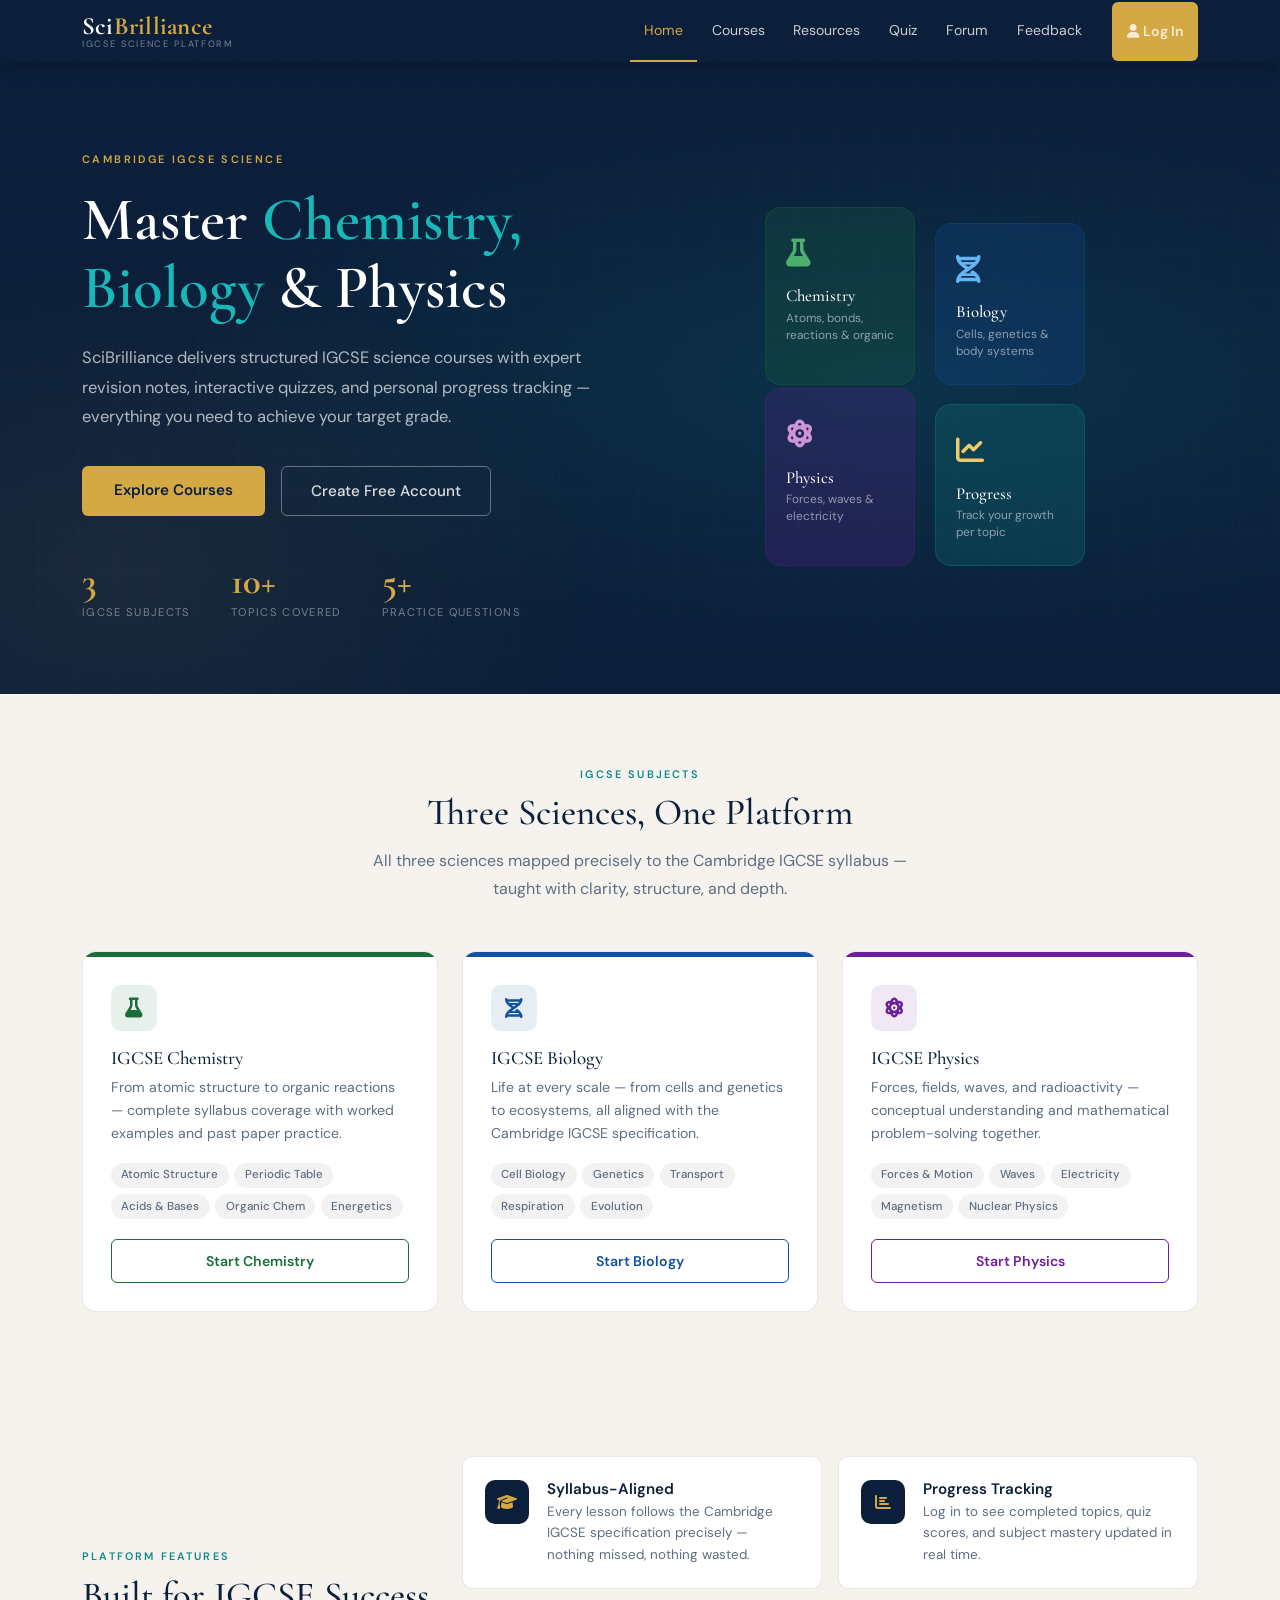
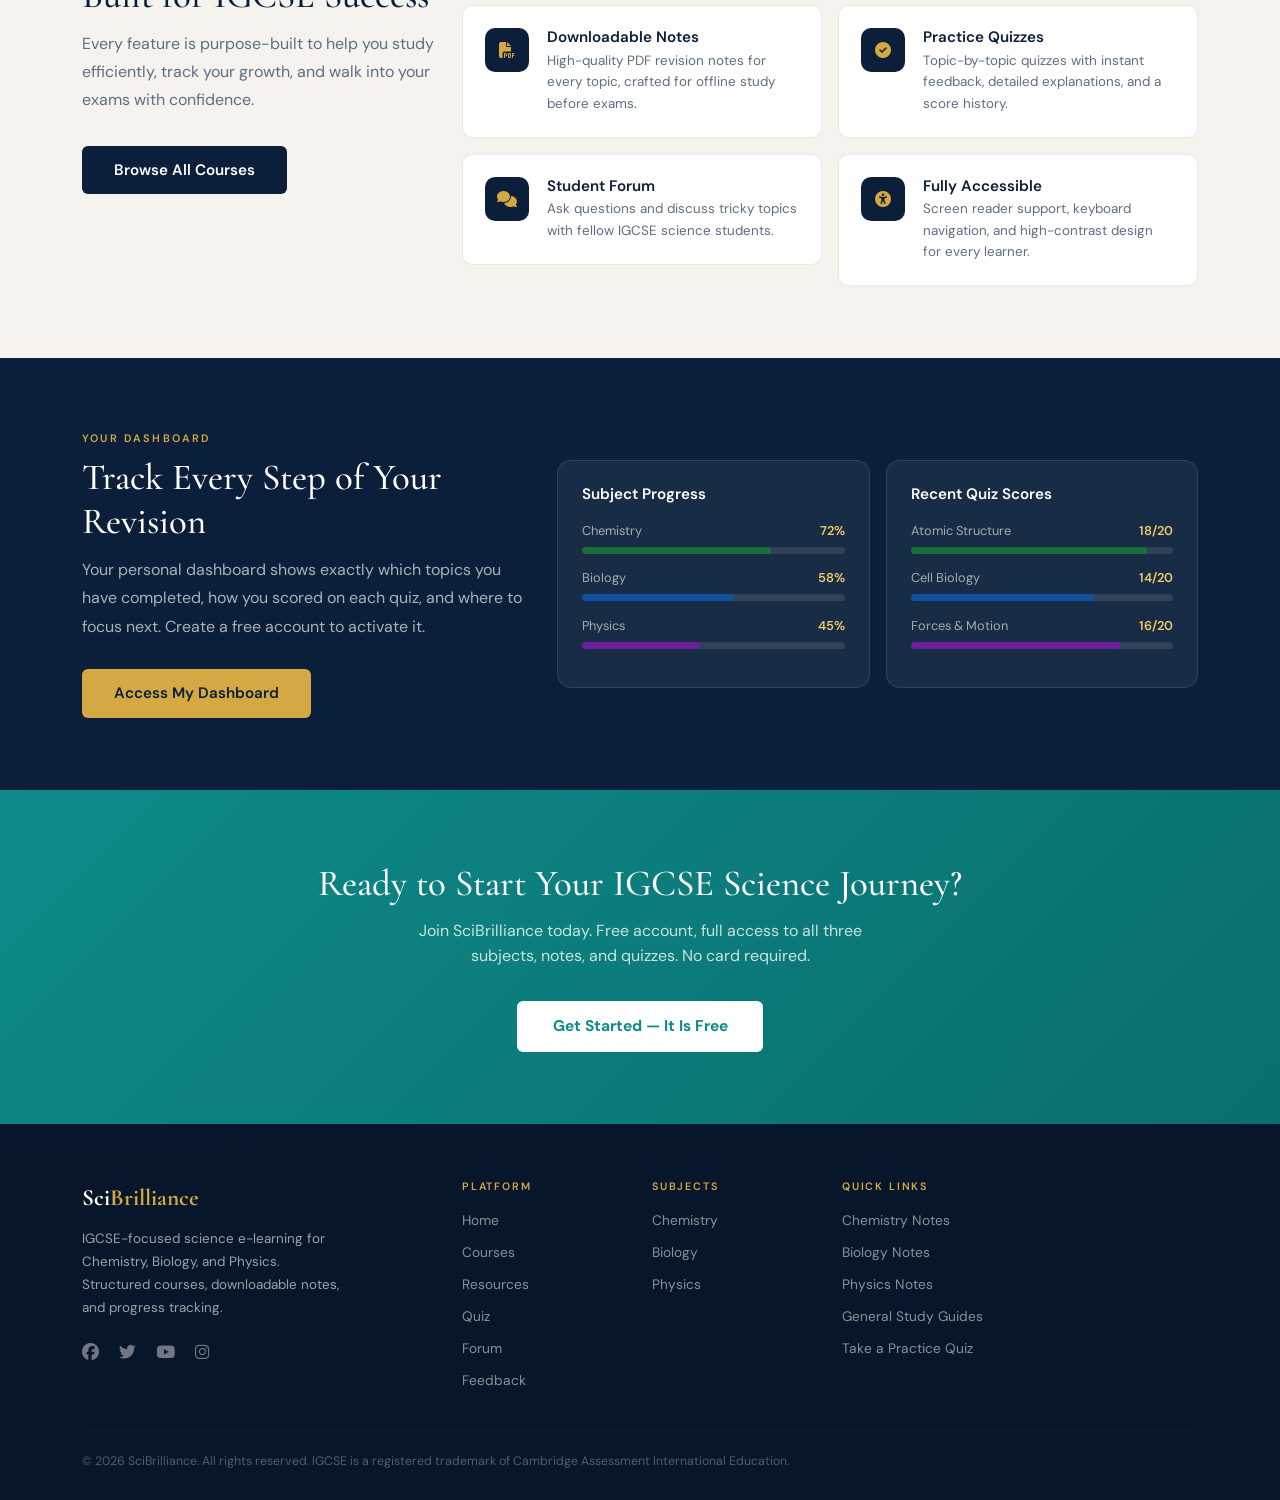
<file: index.html>
<!DOCTYPE html>
<html lang="en">
<head>
  <meta charset="UTF-8" />
  <meta name="viewport" content="width=device-width, initial-scale=1.0" />
  <title>SciBrilliance – IGCSE Science E-Learning</title>
  <meta name="description" content="Master IGCSE Chemistry, Biology, and Physics with SciBrilliance. Structured courses, downloadable notes, practice quizzes and progress tracking." />

  <!-- Bootstrap CSS -->
  <link rel="stylesheet" href="https://cdnjs.cloudflare.com/ajax/libs/bootstrap/5.3.2/css/bootstrap.min.css" />
  <!-- Font Awesome -->
  <link rel="stylesheet" href="https://cdnjs.cloudflare.com/ajax/libs/font-awesome/6.5.0/css/all.min.css" />
  <!-- Google Fonts -->
  <link href="https://fonts.googleapis.com/css2?family=Cormorant+Garamond:wght@500;600;700&family=DM+Sans:wght@300;400;500;600&display=swap" rel="stylesheet" />
  <!-- Shared Stylesheet -->
  <link rel="stylesheet" href="style.css" />

  <style>
    /* ── Page-specific styles ── */

    
    .site-banner {
      background: var(--navy);
      padding: 5.5rem 0 4.5rem;
      position: relative;
      overflow: hidden;
    }
    .site-banner::before {
      content: '';
      position: absolute;
      inset: 0;
      background:
        radial-gradient(ellipse 80% 60% at 70% 50%, rgba(14,138,138,.18) 0%, transparent 70%),
        radial-gradient(ellipse 60% 80% at 10% 80%, rgba(212,168,67,.08) 0%, transparent 60%);
    }
    .site-banner::after {
      content: '';
      position: absolute;
      inset: 0;
      background-image:
        repeating-linear-gradient(0deg, transparent, transparent 39px, rgba(255,255,255,.022) 40px),
        repeating-linear-gradient(90deg, transparent, transparent 39px, rgba(255,255,255,.022) 40px);
    }
    .banner-inner { position: relative; z-index: 2; }

    .banner-eyebrow {
      font-size: .68rem;
      letter-spacing: .22em;
      text-transform: uppercase;
      color: var(--gold);
      margin-bottom: 1.1rem;
      font-weight: 600;
    }
    .banner-title {
      font-size: clamp(2.1rem, 5.5vw, 3.8rem);
      color: var(--white);
      line-height: 1.12;
      margin-bottom: 1.3rem;
      font-weight: 600;
    }
    .banner-title em { font-style: normal; color: var(--teal-lt); }
    .banner-desc {
      font-size: 1.03rem;
      color: rgba(255,255,255,.68);
      max-width: 510px;
      line-height: 1.78;
      margin-bottom: 2.2rem;
    }

    /* Banner stats */
    .banner-stats { display: flex; gap: 2.5rem; margin-top: 3rem; flex-wrap: wrap; }
    .bstat .n {
      font-family: 'Cormorant Garamond', serif;
      font-size: 2.3rem;
      font-weight: 700;
      color: var(--gold);
      line-height: 1;
    }
    .bstat .l {
      font-size: .7rem;
      text-transform: uppercase;
      letter-spacing: .12em;
      color: rgba(255,255,255,.42);
      margin-top: .2rem;
    }

    /* Science panel cards */
    .banner-panel { display: flex; align-items: center; justify-content: center; position: relative; z-index: 2; }
    .sci-grid { display: grid; grid-template-columns: 1fr 1fr; gap: 1.2rem; max-width: 320px; }
    .sci-card {
      border-radius: 16px;
      padding: 1.5rem 1.25rem;
      transition: transform .25s;
    }
    .sci-card:hover { transform: translateY(-5px); }
    .sci-card.c1 { background: rgba(27,110,58,.22);  border: 1px solid rgba(27,110,58,.3);  }
    .sci-card.c2 { background: rgba(18,80,160,.22);  border: 1px solid rgba(18,80,160,.3);  }
    .sci-card.c3 { background: rgba(107,31,155,.22); border: 1px solid rgba(107,31,155,.3); }
    .sci-card.c4 { background: rgba(14,138,138,.22); border: 1px solid rgba(14,138,138,.3); }
    .sci-grid { grid-template-rows: auto auto; }
    .sci-grid > :nth-child(2) { margin-top: 1rem; }
    .sci-grid > :nth-child(3) { margin-top: -1rem; }
    .sci-icon { font-size: 1.75rem; margin-bottom: .6rem; }
    .sci-card h4 {
      font-family: 'Cormorant Garamond', serif;
      font-size: 1.05rem;
      color: var(--white);
      margin-bottom: .2rem;
    }
    .sci-card p { font-size: .74rem; color: rgba(255,255,255,.52); margin: 0; line-height: 1.45; }

    /* Features section */
    .features-bg { background: var(--cream); }

    /* Progress section */
    .prog-section { background: var(--navy); }
    .prog-card {
      background: rgba(255,255,255,.06);
      border: 1px solid rgba(255,255,255,.1);
      border-radius: var(--radius-lg);
      padding: 1.5rem;
    }
    .prog-card h4 {
      font-family: 'DM Sans', sans-serif;
      font-weight: 600;
      font-size: .95rem;
      color: var(--white);
      margin-bottom: 1.1rem;
    }
    .pb-row { margin-bottom: .9rem; }
    .pb-row label {
      font-size: .8rem;
      color: rgba(255,255,255,.6);
      display: flex;
      justify-content: space-between;
      margin-bottom: .35rem;
    }
    .pb-row label span { color: var(--gold-lt); font-weight: 600; }

    /* Testimonials */
    .testi-bg { background: var(--cream); }

    /* CTA */
    .cta-section {
      background: linear-gradient(135deg, var(--teal) 0%, #0a6e6e 100%);
      padding: 4.5rem 0;
      text-align: center;
    }
    .cta-section h2 { color: var(--white); margin-bottom: .75rem; font-size: clamp(1.65rem,3vw,2.3rem); }
    .cta-section p  { color: rgba(255,255,255,.78); margin-bottom: 2rem; }

    /* Responsive */
    @media (max-width: 991.98px) {
      .site-banner { padding: 3.5rem 0 3rem; text-align: center; }
      .banner-desc { margin: 0 auto 2rem; }
      .banner-stats { justify-content: center; }
      .banner-panel { margin-top: 3rem; }
      .sci-grid { max-width: 280px; margin: 0 auto; }
      .sci-card.c2, .sci-card.c3 { margin-top: 0; }
    }
  </style>
</head>
<body>

<!-- Skip Link -->
<a href="#main-content" class="skip-link">Skip to main content</a>

<!-- ═══════════════════ NAVBAR ═══════════════════ -->
<nav class="navbar navbar-expand-lg sticky-top" role="navigation" aria-label="Main navigation">
  <div class="container">

    <a class="navbar-brand" href="index.html" aria-label="SciBrilliance – Home">
      <span class="brand-name">Sci<span>Brilliance</span></span>
      <span class="brand-tag">IGCSE Science Platform</span>
    </a>

    <button class="navbar-toggler" type="button"
      data-bs-toggle="collapse" data-bs-target="#mainNav"
      aria-controls="mainNav" aria-expanded="false" aria-label="Toggle navigation">
      <span class="navbar-toggler-icon"></span>
    </button>

    <div class="collapse navbar-collapse" id="mainNav">
      <ul class="navbar-nav ms-auto mb-2 mb-lg-0 align-items-lg-center">
        <li class="nav-item"><a class="nav-link active" aria-current="page" href="index.html">Home</a></li>
        <li class="nav-item"><a class="nav-link" href="courses.html">Courses</a></li>
        <li class="nav-item"><a class="nav-link" href="resources.html">Resources</a></li>
        <li class="nav-item"><a class="nav-link" href="quiz.html">Quiz</a></li>
        <li class="nav-item"><a class="nav-link" href="forum.html">Forum</a></li>
        <li class="nav-item"><a class="nav-link" href="feedback.html">Feedback</a></li>
        <li class="nav-item ms-lg-3">
          <button class="nav-link btn-login-nav" id="auth-btn"
            data-bs-toggle="modal" data-bs-target="#loginModal"
            aria-label="Log in or register">
            <i class="fa fa-user me-1" aria-hidden="true"></i>Log In
          </button>
        </li>
      </ul>
    </div>

  </div>
</nav>

<!-- ═══════════════════ MAIN ═══════════════════ -->
<main id="main-content">

  <!-- ── HERO BANNER ── -->
  <header class="site-banner" aria-label="Welcome to SciBrilliance">
    <div class="container">
      <div class="row align-items-center gy-5">

        <!-- Left: copy -->
        <div class="col-lg-6 banner-inner">
          <p class="banner-eyebrow">Cambridge IGCSE Science</p>
          <h1 class="banner-title">Master <em>Chemistry, Biology</em> &amp; Physics</h1>
          <p class="banner-desc">
            SciBrilliance delivers structured IGCSE science courses with expert revision notes,
            interactive quizzes, and personal progress tracking — everything you need to achieve
            your target grade.
          </p>
          <div class="d-flex flex-wrap gap-3">
            <a href="courses.html" class="btn-primary-sb">Explore Courses</a>
            <button class="btn-ghost-sb" data-bs-toggle="modal" data-bs-target="#loginModal">
              Create Free Account
            </button>
          </div>
          <div class="banner-stats" role="list" aria-label="Platform statistics">
            <div class="bstat" role="listitem"><div class="n">3</div><div class="l">IGCSE Subjects</div></div>
            <div class="bstat" role="listitem"><div class="n">10+</div><div class="l">Topics Covered</div></div>
            <div class="bstat" role="listitem"><div class="n">5+</div><div class="l">Practice Questions</div></div>
          </div>
        </div>

        <!-- Right: sci panel -->
        <div class="col-lg-6 banner-panel">
          <div class="sci-grid" role="img" aria-label="Science subjects illustration">
            <div class="sci-card c1">
              <div class="sci-icon" aria-hidden="true"><i class="fa fa-flask" style="color:#4caf6e"></i></div>
              <h4>Chemistry</h4>
              <p>Atoms, bonds, reactions &amp; organic</p>
            </div>
            <div class="sci-card c2">
              <div class="sci-icon" aria-hidden="true"><i class="fa fa-dna" style="color:#64b5f6"></i></div>
              <h4>Biology</h4>
              <p>Cells, genetics &amp; body systems</p>
            </div>
            <div class="sci-card c3">
              <div class="sci-icon" aria-hidden="true"><i class="fa fa-atom" style="color:#ce93d8"></i></div>
              <h4>Physics</h4>
              <p>Forces, waves &amp; electricity</p>
            </div>
            <div class="sci-card c4">
              <div class="sci-icon" aria-hidden="true"><i class="fa fa-chart-line" style="color:#f0c96a"></i></div>
              <h4>Progress</h4>
              <p>Track your growth per topic</p>
            </div>
          </div>
        </div>

      </div>
    </div>
  </header>

  <!-- ── COURSES PREVIEW ── -->
  <section class="bg-cream" aria-labelledby="courses-heading">
    <div class="container">
      <div class="text-center mb-5">
        <p class="sec-label" style="color:var(--teal)">IGCSE Subjects</p>
        <h2 class="sec-title" id="courses-heading">Three Sciences, One Platform</h2>
        <p class="sec-lead mx-auto text-center">
          All three sciences mapped precisely to the Cambridge IGCSE syllabus —
          taught with clarity, structure, and depth.
        </p>
      </div>

      <div class="row g-4">

        <!-- Chemistry -->
        <div class="col-md-4">
          <article class="course-card" aria-label="IGCSE Chemistry course">
            <div class="course-stripe cs-chem"></div>
            <div class="course-body">
              <div class="course-icon ci-chem" aria-hidden="true"><i class="fa fa-flask"></i></div>
              <h3>IGCSE Chemistry</h3>
              <p>From atomic structure to organic reactions — complete syllabus coverage with worked examples and past paper practice.</p>
              <div class="topic-pills" aria-label="Chemistry topics">
                <span class="topic-pill">Atomic Structure</span>
                <span class="topic-pill">Periodic Table</span>
                <span class="topic-pill">Acids &amp; Bases</span>
                <span class="topic-pill">Organic Chem</span>
                <span class="topic-pill">Energetics</span>
              </div>
              <a href="courses.html#chemistry" class="btn-course bc-chem">Start Chemistry</a>
            </div>
          </article>
        </div>

        <!-- Biology -->
        <div class="col-md-4">
          <article class="course-card" aria-label="IGCSE Biology course">
            <div class="course-stripe cs-bio"></div>
            <div class="course-body">
              <div class="course-icon ci-bio" aria-hidden="true"><i class="fa fa-dna"></i></div>
              <h3>IGCSE Biology</h3>
              <p>Life at every scale — from cells and genetics to ecosystems, all aligned with the Cambridge IGCSE specification.</p>
              <div class="topic-pills" aria-label="Biology topics">
                <span class="topic-pill">Cell Biology</span>
                <span class="topic-pill">Genetics</span>
                <span class="topic-pill">Transport</span>
                <span class="topic-pill">Respiration</span>
                <span class="topic-pill">Evolution</span>
              </div>
              <a href="courses.html#biology" class="btn-course bc-bio">Start Biology</a>
            </div>
          </article>
        </div>

        <!-- Physics -->
        <div class="col-md-4">
          <article class="course-card" aria-label="IGCSE Physics course">
            <div class="course-stripe cs-phys"></div>
            <div class="course-body">
              <div class="course-icon ci-phys" aria-hidden="true"><i class="fa fa-atom"></i></div>
              <h3>IGCSE Physics</h3>
              <p>Forces, fields, waves, and radioactivity — conceptual understanding and mathematical problem-solving together.</p>
              <div class="topic-pills" aria-label="Physics topics">
                <span class="topic-pill">Forces &amp; Motion</span>
                <span class="topic-pill">Waves</span>
                <span class="topic-pill">Electricity</span>
                <span class="topic-pill">Magnetism</span>
                <span class="topic-pill">Nuclear Physics</span>
              </div>
              <a href="courses.html#physics" class="btn-course bc-phys">Start Physics</a>
            </div>
          </article>
        </div>

      </div>
    </div>
  </section>

  <!-- ── FEATURES ── -->
  <section class="features-bg" aria-labelledby="features-heading">
    <div class="container">
      <div class="row gy-5 align-items-center">

        <div class="col-lg-4">
          <p class="sec-label" style="color:var(--teal)">Platform Features</p>
          <h2 class="sec-title" id="features-heading">Built for IGCSE Success</h2>
          <p class="sec-lead">
            Every feature is purpose-built to help you study efficiently,
            track your growth, and walk into your exams with confidence.
          </p>
          <a href="courses.html" class="btn-primary-sb d-inline-block mt-3"
             style="background:var(--navy);color:var(--white)">Browse All Courses</a>
        </div>

        <div class="col-lg-8">
          <div class="row g-3">

            <div class="col-sm-6">
              <div class="feat-item">
                <div class="feat-ico" aria-hidden="true"><i class="fa fa-graduation-cap"></i></div>
                <div>
                  <h4>Syllabus-Aligned</h4>
                  <p>Every lesson follows the Cambridge IGCSE specification precisely — nothing missed, nothing wasted.</p>
                </div>
              </div>
            </div>

            <div class="col-sm-6">
              <div class="feat-item">
                <div class="feat-ico" aria-hidden="true"><i class="fa fa-chart-bar"></i></div>
                <div>
                  <h4>Progress Tracking</h4>
                  <p>Log in to see completed topics, quiz scores, and subject mastery updated in real time.</p>
                </div>
              </div>
            </div>

            <div class="col-sm-6">
              <div class="feat-item">
                <div class="feat-ico" aria-hidden="true"><i class="fa fa-file-pdf"></i></div>
                <div>
                  <h4>Downloadable Notes</h4>
                  <p>High-quality PDF revision notes for every topic, crafted for offline study before exams.</p>
                </div>
              </div>
            </div>

            <div class="col-sm-6">
              <div class="feat-item">
                <div class="feat-ico" aria-hidden="true"><i class="fa fa-check-circle"></i></div>
                <div>
                  <h4>Practice Quizzes</h4>
                  <p>Topic-by-topic quizzes with instant feedback, detailed explanations, and a score history.</p>
                </div>
              </div>
            </div>

            <div class="col-sm-6">
              <div class="feat-item">
                <div class="feat-ico" aria-hidden="true"><i class="fa fa-comments"></i></div>
                <div>
                  <h4>Student Forum</h4>
                  <p>Ask questions and discuss tricky topics with fellow IGCSE science students.</p>
                </div>
              </div>
            </div>

            <div class="col-sm-6">
              <div class="feat-item">
                <div class="feat-ico" aria-hidden="true"><i class="fa fa-universal-access"></i></div>
                <div>
                  <h4>Fully Accessible</h4>
                  <p>Screen reader support, keyboard navigation, and high-contrast design for every learner.</p>
                </div>
              </div>
            </div>

          </div>
        </div>

      </div>
    </div>
  </section>

  <!-- ── PROGRESS DASHBOARD ── -->
  <section class="prog-section" aria-labelledby="progress-heading">
    <div class="container">
      <div class="row gy-4 align-items-center">

        <div class="col-lg-5">
          <p class="sec-label" style="color:var(--gold)">Your Dashboard</p>
          <h2 class="sec-title" id="progress-heading" style="color:var(--white)">
            Track Every Step of Your Revision
          </h2>
          <p style="color:rgba(255,255,255,.65);line-height:1.78;margin-bottom:1.75rem">
            Your personal dashboard shows exactly which topics you have completed,
            how you scored on each quiz, and where to focus next.
            Create a free account to activate it.
          </p>
          <button class="btn-primary-sb" data-bs-toggle="modal" data-bs-target="#loginModal">
            Access My Dashboard
          </button>
        </div>

        <div class="col-lg-7">
          <div class="row g-3">

            <div class="col-sm-6">
              <div class="prog-card">
                <h4>Subject Progress</h4>
                <div class="pb-row">
                  <label>Chemistry <span>72%</span></label>
                  <div class="progress">
                    <div class="progress-bar" role="progressbar"
                      style="width:72%;background:var(--chem)"
                      aria-valuenow="72" aria-valuemin="0" aria-valuemax="100"></div>
                  </div>
                </div>
                <div class="pb-row">
                  <label>Biology <span>58%</span></label>
                  <div class="progress">
                    <div class="progress-bar" role="progressbar"
                      style="width:58%;background:var(--bio)"
                      aria-valuenow="58" aria-valuemin="0" aria-valuemax="100"></div>
                  </div>
                </div>
                <div class="pb-row">
                  <label>Physics <span>45%</span></label>
                  <div class="progress">
                    <div class="progress-bar" role="progressbar"
                      style="width:45%;background:var(--phys)"
                      aria-valuenow="45" aria-valuemin="0" aria-valuemax="100"></div>
                  </div>
                </div>
              </div>
            </div>

            <div class="col-sm-6">
              <div class="prog-card">
                <h4>Recent Quiz Scores</h4>
                <div class="pb-row">
                  <label>Atomic Structure <span>18/20</span></label>
                  <div class="progress">
                    <div class="progress-bar" role="progressbar"
                      style="width:90%;background:var(--chem)"
                      aria-valuenow="90" aria-valuemin="0" aria-valuemax="100"></div>
                  </div>
                </div>
                <div class="pb-row">
                  <label>Cell Biology <span>14/20</span></label>
                  <div class="progress">
                    <div class="progress-bar" role="progressbar"
                      style="width:70%;background:var(--bio)"
                      aria-valuenow="70" aria-valuemin="0" aria-valuemax="100"></div>
                  </div>
                </div>
                <div class="pb-row">
                  <label>Forces &amp; Motion <span>16/20</span></label>
                  <div class="progress">
                    <div class="progress-bar" role="progressbar"
                      style="width:80%;background:var(--phys)"
                      aria-valuenow="80" aria-valuemin="0" aria-valuemax="100"></div>
                  </div>
                </div>
              </div>
            </div>

          </div>
        </div>

      </div>
    </div>
  </section>

  <!-- ── CTA ── -->
  <section class="cta-section" aria-labelledby="cta-heading">
    <div class="container text-center">
      <h2 id="cta-heading">Ready to Start Your IGCSE Science Journey?</h2>
      <p class="mx-auto" style="max-width:460px">
        Join SciBrilliance today. Free account, full access to all three subjects,
        notes, and quizzes. No card required.
      </p>
      <button class="btn-cta" data-bs-toggle="modal" data-bs-target="#loginModal">
        Get Started — It Is Free
      </button>
    </div>
  </section>

</main>

<!-- ═══════════════════ FOOTER ═══════════════════ -->
<footer role="contentinfo">
  <div class="container">
    <div class="row gy-4">

      <div class="col-lg-4">
        <div class="foot-brand">Sci<span>Brilliance</span></div>
        <p class="foot-desc">
          IGCSE-focused science e-learning for Chemistry, Biology, and Physics.
          Structured courses, downloadable notes, and progress tracking.
        </p>
        <nav aria-label="Social media links">
          <a href="https://www.facebook.com/" class="social-link" aria-label="Facebook"><i class="fab fa-facebook" aria-hidden="true"></i></a>
          <a href="https://x.com/" class="social-link" aria-label="Twitter"><i class="fab fa-twitter" aria-hidden="true"></i></a>
          <a href="https://www.youtube.com/youtube" class="social-link" aria-label="YouTube"><i class="fab fa-youtube" aria-hidden="true"></i></a>
          <a href="https://www.instagram.com/" class="social-link" aria-label="Instagram"><i class="fab fa-instagram" aria-hidden="true"></i></a>
        </nav>
      </div>

      <div class="col-6 col-lg-2">
        <h5>Platform</h5>
        <ul>
          <li><a href="index.html">Home</a></li>
          <li><a href="courses.html">Courses</a></li>
          <li><a href="resources.html">Resources</a></li>
          <li><a href="quiz.html">Quiz</a></li>
          <li><a href="forum.html">Forum</a></li>
          <li><a href="feedback.html">Feedback</a></li>
        </ul>
      </div>

      <div class="col-6 col-lg-2">
        <h5>Subjects</h5>
        <ul>
          <li><a href="courses.html#chemistry">Chemistry</a></li>
          <li><a href="courses.html#biology">Biology</a></li>
          <li><a href="courses.html#physics">Physics</a></li>
        </ul>
      </div>

      <div class="col-lg-4">
        <h5>Quick Links</h5>
        <ul>
          <li><a href="resources.html#chem-notes">Chemistry Notes</a></li>
          <li><a href="resources.html#bio-notes">Biology Notes</a></li>
          <li><a href="resources.html#phys-notes">Physics Notes</a></li>
          <li><a href="resources.html#general">General Study Guides</a></li>
          <li><a href="quiz.html">Take a Practice Quiz</a></li>
        </ul>
      </div>

    </div>
    <hr class="foot-divider" />
    <p class="foot-copy mb-0">
      &copy; 2026 SciBrilliance. All rights reserved.
      IGCSE is a registered trademark of Cambridge Assessment International Education.
    </p>
  </div>
</footer>

<!-- ═══════════════════ AUTH MODAL ═══════════════════ -->
<div class="modal fade" id="loginModal" tabindex="-1"
  aria-labelledby="loginModalLabel" aria-modal="true" role="dialog">
  <div class="modal-dialog modal-dialog-centered">
    <div class="modal-content border-0 overflow-hidden">

      <div class="modal-header">
        <h2 class="modal-title" id="loginModalLabel">SciBrilliance Account</h2>
        <button type="button" class="btn-close" data-bs-dismiss="modal" aria-label="Close"></button>
      </div>

      <div class="modal-body">

        <!-- Tab switcher -->
        <div class="d-flex gap-2 mb-4" role="tablist" aria-label="Login or register tabs">
          <button id="tab-login-btn" class="btn-mpri btn" role="tab"
            aria-selected="true" aria-controls="panel-login"
            onclick="showTab('login')">Log In</button>
          <button id="tab-reg-btn" class="btn-msec btn" role="tab"
            aria-selected="false" aria-controls="panel-register"
            onclick="showTab('register')">Register</button>
        </div>

        <!-- Login panel -->
        <div id="panel-login" role="tabpanel" aria-labelledby="tab-login-btn">
          <div id="login-err" class="alert alert-danger d-none py-2 mb-3"
            role="alert" aria-live="polite"></div>
          <div class="mb-3">
            <label for="l-email" class="form-label">Email Address</label>
            <input type="email" id="l-email" class="form-control"
              placeholder="your@email.com" autocomplete="email" required />
          </div>
          <div class="mb-3">
            <label for="l-pass" class="form-label">Password</label>
            <input type="password" id="l-pass" class="form-control"
              placeholder="Your password" autocomplete="current-password" required />
          </div>
          <button class="btn-mpri btn mb-3" onclick="doLogin()">Log In</button>
          <p class="text-center mb-0" style="font-size:.85rem;color:var(--muted)">
            No account?
            <span class="tab-sw" onclick="showTab('register')"
              tabindex="0" role="button"
              onkeydown="if(event.key==='Enter')showTab('register')">Register free</span>
          </p>
        </div>

        <!-- Register panel -->
        <div id="panel-register" class="d-none" role="tabpanel" aria-labelledby="tab-reg-btn">
          <div id="reg-err" class="alert alert-danger d-none py-2 mb-3"
            role="alert" aria-live="polite"></div>
          <div class="info-box mb-3">
            <i class="fa fa-info-circle me-1" aria-hidden="true"></i>
            Free account — track your IGCSE progress across all three subjects.
          </div>
          <div class="mb-3">
            <label for="r-name" class="form-label">Full Name</label>
            <input type="text" id="r-name" class="form-control"
              placeholder="Your full name" autocomplete="name" required />
          </div>
          <div class="mb-3">
            <label for="r-email" class="form-label">Email Address</label>
            <input type="email" id="r-email" class="form-control"
              placeholder="your@email.com" autocomplete="email" required />
          </div>
          <div class="mb-3">
            <label for="r-pass" class="form-label">Password</label>
            <input type="password" id="r-pass" class="form-control"
              placeholder="At least 6 characters" autocomplete="new-password" required />
          </div>
          <div class="mb-3">
            <label for="r-pass2" class="form-label">Confirm Password</label>
            <input type="password" id="r-pass2" class="form-control"
              placeholder="Repeat your password" autocomplete="new-password" required />
          </div>
          <button class="btn-mpri btn mb-3" onclick="doRegister()">Create Account</button>
          <p class="text-center mb-0" style="font-size:.85rem;color:var(--muted)">
            Have an account?
            <span class="tab-sw" onclick="showTab('login')"
              tabindex="0" role="button"
              onkeydown="if(event.key==='Enter')showTab('login')">Log in here</span>
          </p>
        </div>

      </div>
    </div>
  </div>
</div>

<!-- ═══════════════════ SCRIPTS ═══════════════════ -->
<script src="https://cdnjs.cloudflare.com/ajax/libs/bootstrap/5.3.2/js/bootstrap.bundle.min.js"></script>
<script src="script.js"></script>
</body>
</html>
</file>
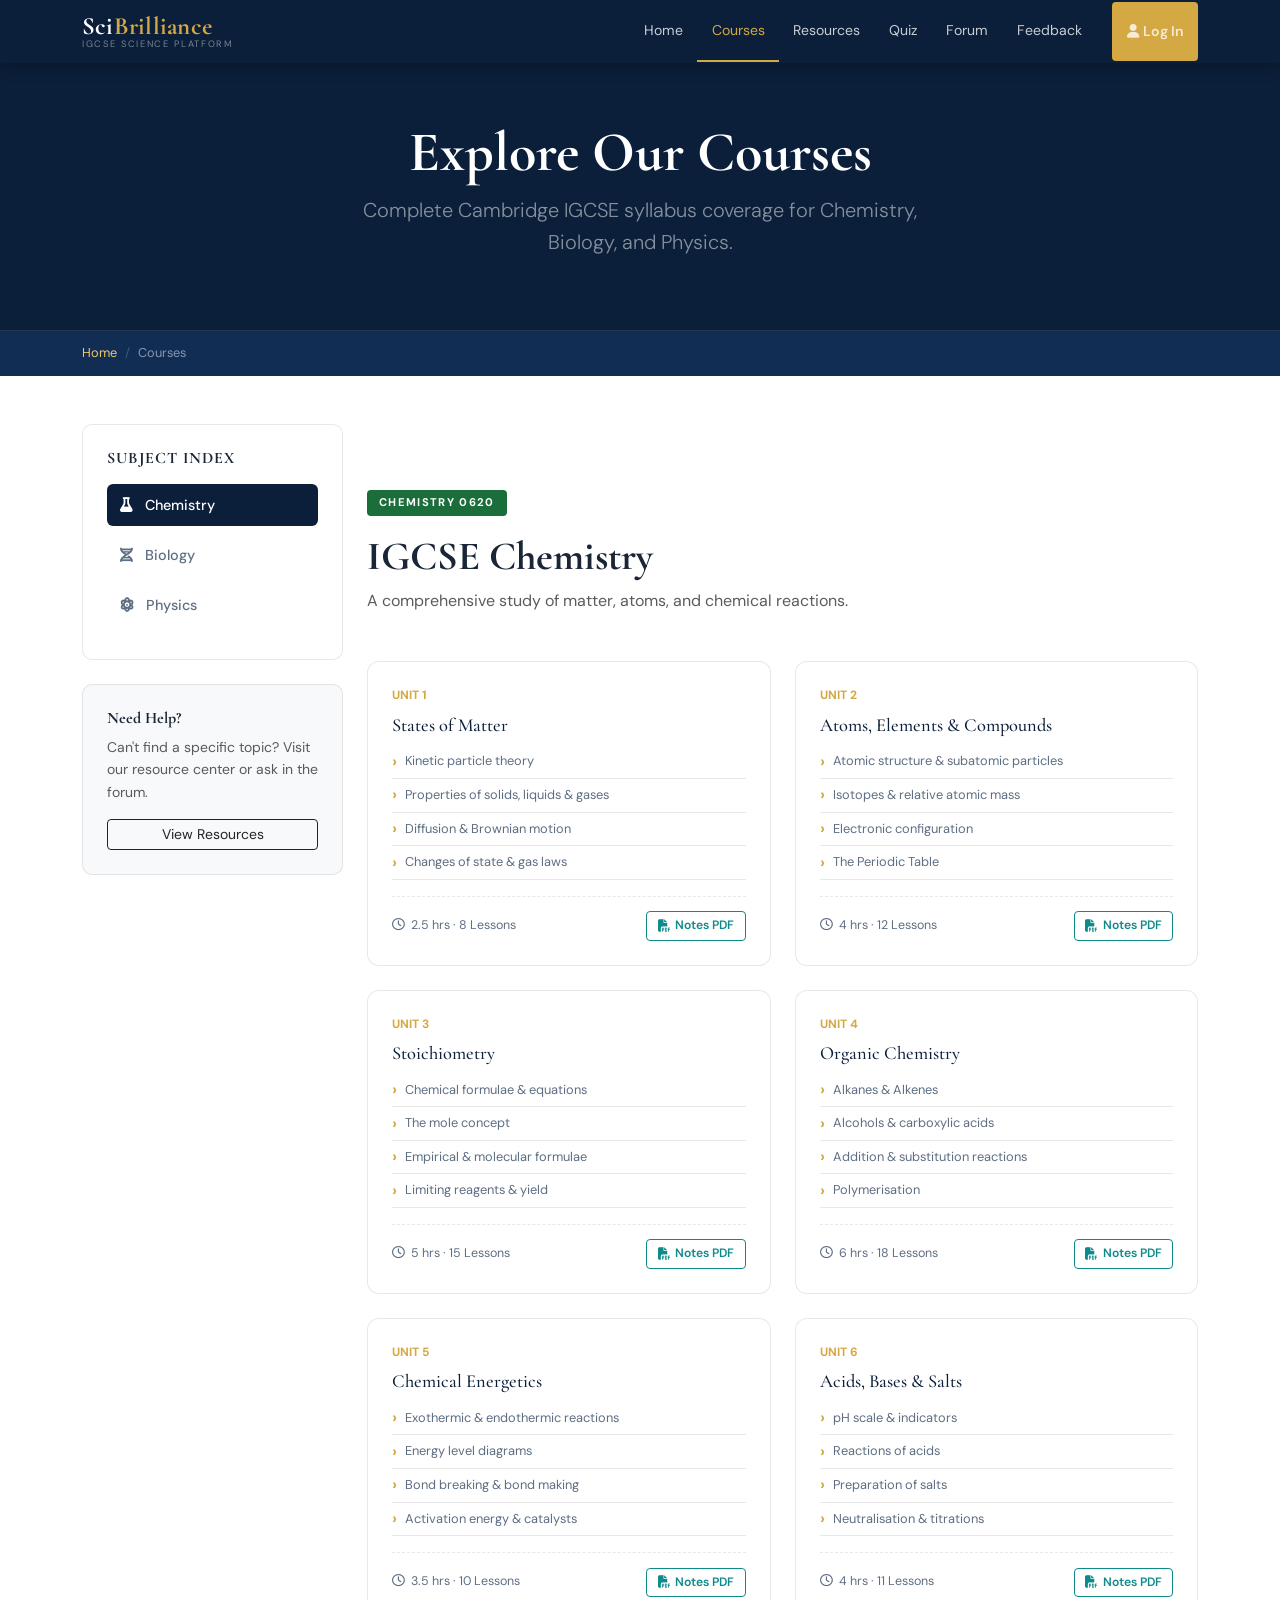
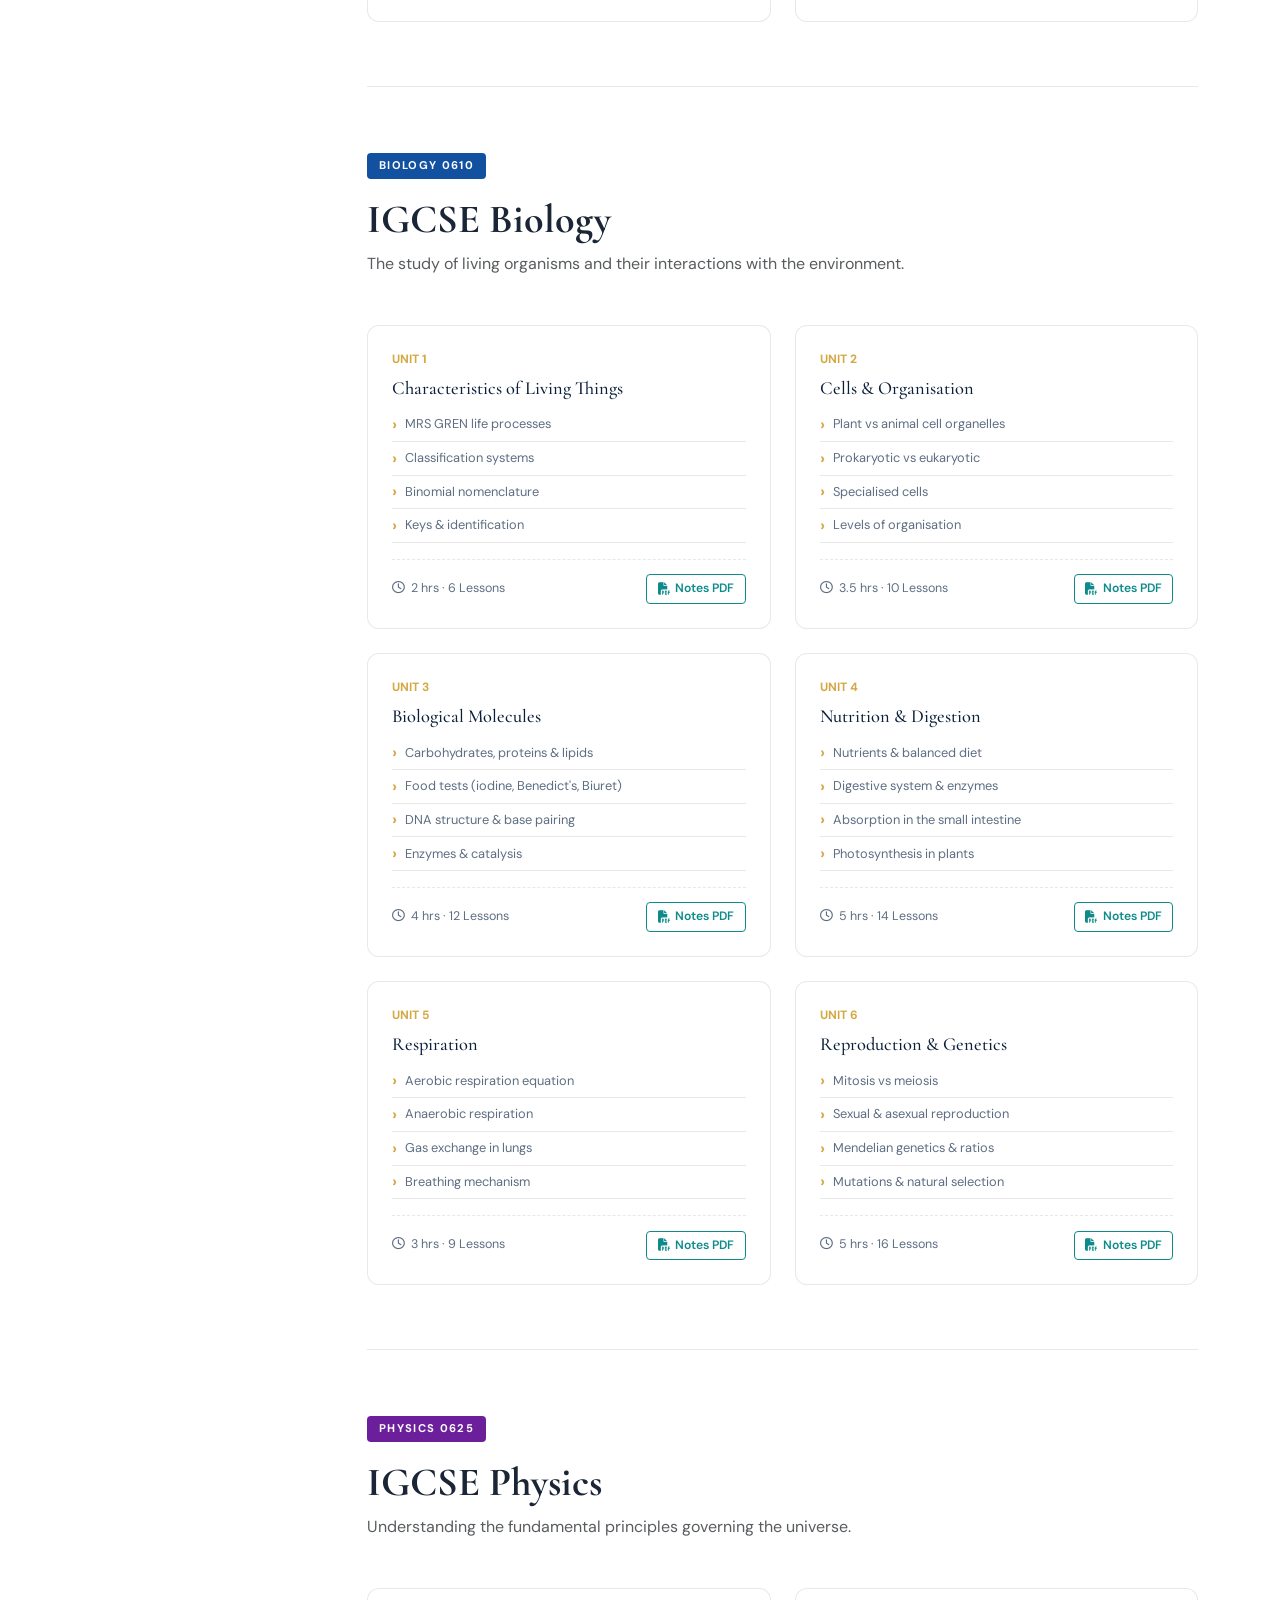
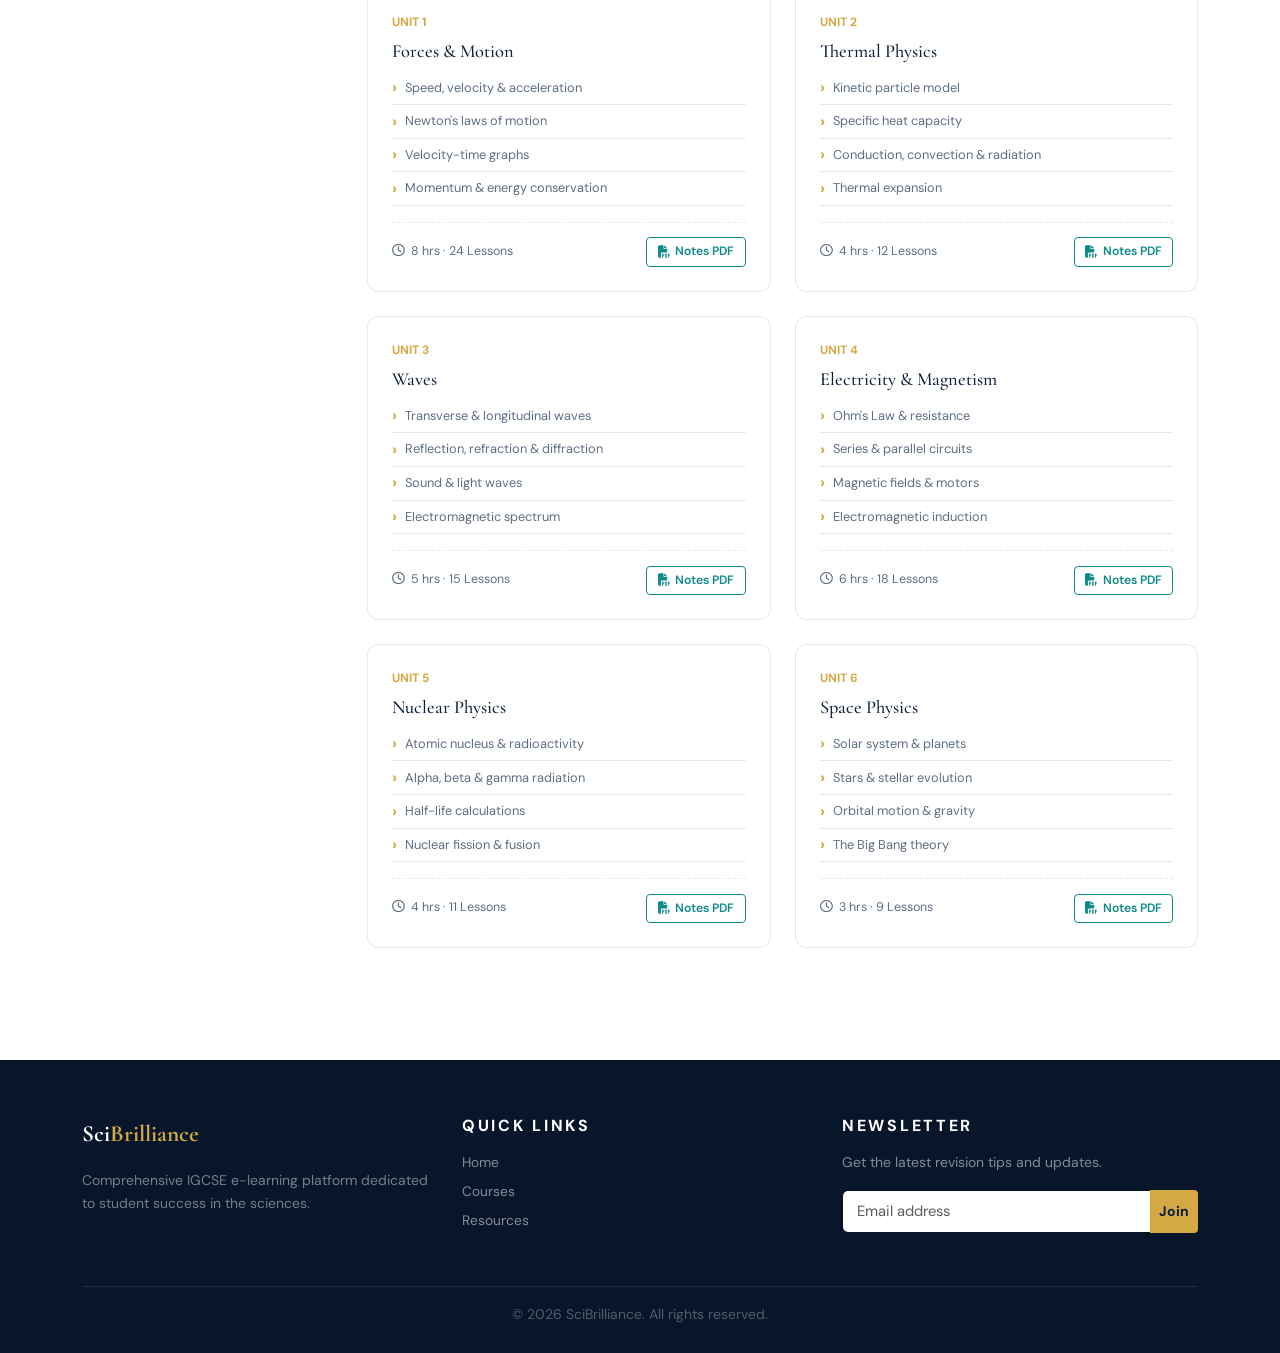
<file: courses.html>
<!DOCTYPE html>
<html lang="en">
<head>
  <meta charset="UTF-8" />
  <meta name="viewport" content="width=device-width, initial-scale=1.0" />
  <title>Courses – SciBrilliance</title>
  <link rel="stylesheet" href="https://cdnjs.cloudflare.com/ajax/libs/bootstrap/5.3.2/css/bootstrap.min.css" />
  <link rel="stylesheet" href="https://cdnjs.cloudflare.com/ajax/libs/font-awesome/6.5.0/css/all.min.css" />
  <link rel="stylesheet" href="style.css" />
  <link href="https://fonts.googleapis.com/css2?family=Cormorant+Garamond:wght@500;600;700&family=DM+Sans:wght@300;400;500;600&display=swap" rel="stylesheet" />
  <style>
    /* CSS remains identical to your original provided file to maintain visual consistency */
    :root{
      --navy:#0b1f3a; --navy2:#112d54; --teal:#0e8a8a; --teal-lt:#19b8b8;
      --gold:#d4a843; --gold-lt:#f0c96a; --cream:#f6f3ee; --white:#fff;
      --text:#1a2535; --muted:#5e6e82; --border:rgba(0,0,0,.09);
      --chem:#1b6e3a; --bio:#1250a0; --phys:#6b1f9b;
    }
    body{font-family:'DM Sans',sans-serif;color:var(--text);background:var(--white);line-height:1.6}
    h1,h2,h3,h4{font-family:'Cormorant Garamond',serif}
    .navbar{background:var(--navy);padding:0;min-height:62px;box-shadow:0 2px 16px rgba(0,0,0,.3)}
    .navbar-brand{padding:.85rem 0;text-decoration:none;display:flex;flex-direction:column;line-height:1}
    .brand-name{font-family:'Cormorant Garamond',serif;font-size:1.55rem;font-weight:700;color:var(--white)}
    .brand-name span{color:var(--gold)}
    .brand-tag{font-family:'DM Sans',sans-serif;font-size:.58rem;color:rgba(255,255,255,.45);text-transform:uppercase;letter-spacing:.18em;margin-top:2px}
    .navbar-nav .nav-link{color:rgba(255,255,255,.78)!important;font-size:.88rem;padding:1.15rem .9rem!important;border-bottom:2px solid transparent;transition:all .2s}
    .navbar-nav .nav-link:hover,.navbar-nav .nav-link.active{color:var(--gold)!important;border-bottom-color:var(--gold)}
    .btn-login-nav{background:var(--gold)!important;color:var(--navy)!important;border-radius:4px!important;font-weight:600!important;padding:.42rem 1.2rem!important;font-size:.88rem!important;border:none!important}
    
    .page-header{background:var(--navy);padding:3.5rem 0;border-bottom:1px solid rgba(255,255,255,.1)}
    .breadcrumb-area{background:var(--navy2);padding:.75rem 0}
    .breadcrumb{margin:0;font-size:.8rem}
    .breadcrumb-item a{color:var(--gold-lt);text-decoration:none}
    .breadcrumb-item.active{color:rgba(255,255,255,.5)}
    .breadcrumb-item+.breadcrumb-item::before{color:rgba(255,255,255,.2)}
    
    .course-sidebar{position:sticky;top:80px}
    .side-card{background:var(--white);border:1px solid var(--border);border-radius:10px;padding:1.5rem;margin-bottom:1.5rem}
    .side-nav{list-style:none;padding:0;margin:0}
    .side-nav li{margin-bottom:.5rem}
    .side-nav a{display:flex;align-items:center;gap:.75rem;padding:.6rem .8rem;text-decoration:none;color:var(--muted);border-radius:6px;font-size:.9rem;transition:all .2s;font-weight:500}
    .side-nav a:hover{background:var(--cream);color:var(--navy)}
    .side-nav a.active{background:var(--navy);color:var(--white)}
    
    .subject-section{padding:4rem 0;border-bottom:1px solid var(--border)}
    .subject-section:last-child{border-bottom:none}
    .subject-badge{display:inline-block;padding:.25rem .75rem;border-radius:4px;font-size:.7rem;text-transform:uppercase;letter-spacing:.12em;font-weight:700;margin-bottom:1rem;color:var(--white)}
    .bg-chem{background:var(--chem)} .bg-bio{background:var(--bio)} .bg-phys{background:var(--phys)}
    
    .unit-card{background:var(--white);border:1px solid var(--border);border-radius:12px;padding:1.5rem;height:100%;transition:all .25s;display:flex;flex-direction:column}
    .unit-card:hover{box-shadow:0 10px 25px rgba(0,0,0,.08);transform:translateY(-3px)}
    .unit-num{font-size:.75rem;font-weight:700;color:var(--gold);text-transform:uppercase;margin-bottom:.5rem;display:block}
    .unit-card h4{font-size:1.15rem;color:var(--navy);margin-bottom:.6rem}
    .unit-card p{font-size:.86rem;color:var(--muted);margin-bottom:.75rem}
    .topic-list{list-style:none;padding:0;margin:0 0 1rem;flex-grow:1}
    .topic-list li{font-size:.8rem;color:var(--muted);padding:.22rem 0;border-bottom:1px solid var(--border);display:flex;align-items:center;gap:.5rem}
    .topic-list li::before{content:'›';color:var(--gold);font-weight:700;font-size:1rem}
    .unit-meta{display:flex;justify-content:space-between;align-items:center;padding-top:.9rem;border-top:1px dashed var(--border);font-size:.78rem;color:var(--muted)}
    .dl-unit-btn{display:inline-flex;align-items:center;gap:.35rem;font-size:.76rem;font-weight:600;color:var(--teal);text-decoration:none;border:1px solid var(--teal);border-radius:4px;padding:.25rem .65rem;transition:all .2s;white-space:nowrap}
    .dl-unit-btn:hover{background:var(--teal);color:#fff}
    
    footer{background:#07162a;color:rgba(255,255,255,.6);padding:3.5rem 0 1.75rem}
    .foot-brand{font-family:'Cormorant Garamond',serif;font-size:1.45rem;font-weight:700;color:var(--white)}
    .foot-brand span{color:var(--gold)}
  </style>
</head>
<body>

<nav class="navbar navbar-expand-lg sticky-top" aria-label="Main Navigation">
  <div class="container">
    <a class="navbar-brand" href="index.html">
      <span class="brand-name">Sci<span>Brilliance</span></span>
      <span class="brand-tag">IGCSE Science Platform</span>
    </a>
    <button class="navbar-toggler" type="button" data-bs-toggle="collapse" data-bs-target="#mainNav" aria-controls="mainNav" aria-expanded="false" aria-label="Toggle navigation">
      <span class="navbar-toggler-icon"></span>
    </button>
    <div class="collapse navbar-collapse" id="mainNav">
      <ul class="navbar-nav ms-auto mb-2 mb-lg-0 align-items-lg-center">
        <li class="nav-item"><a class="nav-link" href="index.html">Home</a></li>
        <li class="nav-item"><a class="nav-link active" aria-current="page" href="courses.html">Courses</a></li>
        <li class="nav-item"><a class="nav-link" href="resources.html">Resources</a></li>
        <li class="nav-item"><a class="nav-link" href="quiz.html">Quiz</a></li>
        <li class="nav-item"><a class="nav-link" href="forum.html">Forum</a></li>
        <li class="nav-item"><a class="nav-link" href="feedback.html">Feedback</a></li>
        <li class="nav-item ms-lg-3"><button class="nav-link btn-login-nav"><i class="fa fa-user me-1"></i>Log In</button></li>
      </ul>
    </div>
  </div>
</nav>

<header class="page-header text-center">
  <div class="container">
    <h1 class="display-4 text-white fw-bold mb-2">Explore Our Courses</h1>
    <p class="text-white-50 lead mx-auto" style="max-width:600px">Complete Cambridge IGCSE syllabus coverage for Chemistry, Biology, and Physics.</p>
  </div>
</header>

<nav class="breadcrumb-area" aria-label="Breadcrumb">
  <div class="container">
    <ol class="breadcrumb">
      <li class="breadcrumb-item"><a href="index.html">Home</a></li>
      <li class="breadcrumb-item active" aria-current="page">Courses</li>
    </ol>
  </div>
</nav>

<main class="container my-5">
  <div class="row">
    <aside class="col-lg-3">
      <nav class="course-sidebar" aria-labelledby="sidebar-title">
        <div class="side-card">
          <h2 id="sidebar-title" class="h6 fw-bold text-uppercase mb-3" style="letter-spacing:1px">Subject Index</h2>
          <ul class="side-nav">
            <li><a href="#chemistry" class="active"><i class="fa fa-flask"></i> Chemistry</a></li>
            <li><a href="#biology"><i class="fa fa-dna"></i> Biology</a></li>
            <li><a href="#physics"><i class="fa fa-atom"></i> Physics</a></li>
          </ul>
        </div>
        <div class="side-card bg-light">
          <h3 class="h6 fw-bold mb-2">Need Help?</h3>
          <p class="small text-muted mb-3">Can't find a specific topic? Visit our resource center or ask in the forum.</p>
          <a href="resources.html" class="btn btn-sm btn-outline-dark w-100">View Resources</a>
        </div>
      </nav>
    </aside>

    <div class="col-lg-9">
      <section id="chemistry" class="subject-section" aria-labelledby="chem-heading">
        <header class="mb-5">
          <span class="subject-badge bg-chem">Chemistry 0620</span>
          <h2 id="chem-heading" class="display-6 fw-bold">IGCSE Chemistry</h2>
          <p class="text-muted">A comprehensive study of matter, atoms, and chemical reactions.</p>
        </header>
        
        <div class="row g-4">
          <div class="col-md-6">
            <article class="unit-card">
              <span class="unit-num">Unit 1</span>
              <h4>States of Matter</h4>
              <ul class="topic-list">
                <li>Kinetic particle theory</li>
                <li>Properties of solids, liquids &amp; gases</li>
                <li>Diffusion &amp; Brownian motion</li>
                <li>Changes of state &amp; gas laws</li>
              </ul>
              <div class="unit-meta">
                <span><i class="far fa-clock me-1"></i> 2.5 hrs · 8 Lessons</span>
                <a href="https://pmt.physicsandmathstutor.com/download/Chemistry/GCSE/Notes/CIE-IGCSE/1-States-of-Matter/Detailed/1.1%20Solids%2C%20liquids%20and%20gases.pdf" target="_blank" rel="noopener" class="dl-unit-btn"><i class="fa fa-file-pdf"></i> Notes PDF</a>
              </div>
            </article>
          </div>
          <div class="col-md-6">
            <article class="unit-card">
              <span class="unit-num">Unit 2</span>
              <h4>Atoms, Elements &amp; Compounds</h4>
              <ul class="topic-list">
                <li>Atomic structure &amp; subatomic particles</li>
                <li>Isotopes &amp; relative atomic mass</li>
                <li>Electronic configuration</li>
                <li>The Periodic Table</li>
              </ul>
              <div class="unit-meta">
                <span><i class="far fa-clock me-1"></i> 4 hrs · 12 Lessons</span>
                <a href="https://pmt.physicsandmathstutor.com/download/Chemistry/GCSE/Notes/CIE-IGCSE/2-Atoms-Elements-and-Compounds/Detailed/2.2%20Atomic%20structure%20and%20the%20Periodic%20Table%20.pdf" target="_blank" rel="noopener" class="dl-unit-btn"><i class="fa fa-file-pdf"></i> Notes PDF</a>
              </div>
            </article>
          </div>
          <div class="col-md-6">
            <article class="unit-card">
              <span class="unit-num">Unit 3</span>
              <h4>Stoichiometry</h4>
              <ul class="topic-list">
                <li>Chemical formulae &amp; equations</li>
                <li>The mole concept</li>
                <li>Empirical &amp; molecular formulae</li>
                <li>Limiting reagents &amp; yield</li>
              </ul>
              <div class="unit-meta">
                <span><i class="far fa-clock me-1"></i> 5 hrs · 15 Lessons</span>
                <a href="https://pmt.physicsandmathstutor.com/download/Chemistry/GCSE/Notes/CIE-IGCSE/3-Stoichiometry/Detailed/3.1%20Formulae.pdf" target="_blank" rel="noopener" class="dl-unit-btn"><i class="fa fa-file-pdf"></i> Notes PDF</a>
              </div>
            </article>
          </div>
          <div class="col-md-6">
            <article class="unit-card">
              <span class="unit-num">Unit 4</span>
              <h4>Organic Chemistry</h4>
              <ul class="topic-list">
                <li>Alkanes &amp; Alkenes</li>
                <li>Alcohols &amp; carboxylic acids</li>
                <li>Addition &amp; substitution reactions</li>
                <li>Polymerisation</li>
              </ul>
              <div class="unit-meta">
                <span><i class="far fa-clock me-1"></i> 6 hrs · 18 Lessons</span>
                <a href="https://henniscience.weebly.com/uploads/1/2/0/8/12088969/c14_organic_chemistry.pdf" target="_blank" rel="noopener" class="dl-unit-btn"><i class="fa fa-file-pdf"></i> Notes PDF</a>
              </div>
            </article>
          </div>
          <div class="col-md-6">
            <article class="unit-card">
              <span class="unit-num">Unit 5</span>
              <h4>Chemical Energetics</h4>
              <ul class="topic-list">
                <li>Exothermic &amp; endothermic reactions</li>
                <li>Energy level diagrams</li>
                <li>Bond breaking &amp; bond making</li>
                <li>Activation energy &amp; catalysts</li>
              </ul>
              <div class="unit-meta">
                <span><i class="far fa-clock me-1"></i> 3.5 hrs · 10 Lessons</span>
                <a href="https://pmt.physicsandmathstutor.com/download/Chemistry/GCSE/Notes/CIE-IGCSE/5-Chemical-Energetics/Detailed/5.1%20Exothermic%20and%20endothermic%20reactions.pdf" target="_blank" rel="noopener" class="dl-unit-btn"><i class="fa fa-file-pdf"></i> Notes PDF</a>
              </div>
            </article>
          </div>
          <div class="col-md-6">
            <article class="unit-card">
              <span class="unit-num">Unit 6</span>
              <h4>Acids, Bases &amp; Salts</h4>
              <ul class="topic-list">
                <li>pH scale &amp; indicators</li>
                <li>Reactions of acids</li>
                <li>Preparation of salts</li>
                <li>Neutralisation &amp; titrations</li>
              </ul>
              <div class="unit-meta">
                <span><i class="far fa-clock me-1"></i> 4 hrs · 11 Lessons</span>
                <a href="https://pmt.physicsandmathstutor.com/download/Chemistry/GCSE/Notes/CIE-IGCSE/7-Acids-Bases-and-Salts/Detailed/7.1%20The%20characteristic%20properties%20of%20acids%20and%20bases.pdf" target="_blank" rel="noopener" class="dl-unit-btn"><i class="fa fa-file-pdf"></i> Notes PDF</a>
              </div>
            </article>
          </div>
        </div>
      </section>

      <section id="biology" class="subject-section" aria-labelledby="bio-heading">
        <header class="mb-5">
          <span class="subject-badge bg-bio">Biology 0610</span>
          <h2 id="bio-heading" class="display-6 fw-bold">IGCSE Biology</h2>
          <p class="text-muted">The study of living organisms and their interactions with the environment.</p>
        </header>

        <div class="row g-4">
          <div class="col-md-6">
            <article class="unit-card">
              <span class="unit-num">Unit 1</span>
              <h4>Characteristics of Living Things</h4>
              <ul class="topic-list">
                <li>MRS GREN life processes</li>
                <li>Classification systems</li>
                <li>Binomial nomenclature</li>
                <li>Keys &amp; identification</li>
              </ul>
              <div class="unit-meta">
                <span><i class="far fa-clock me-1"></i> 2 hrs · 6 Lessons</span>
                <a href="https://pmt.physicsandmathstutor.com/download/Biology/GCSE/Notes/CIE-IGCSE/1-Characteristics-and-Classification-of-Living-Organisms/Definitions%20-%20Topic%201%20Characteristics%20and%20classification%20of%20living%20organisms%20-%20CAIE%20Biology%20IGCSE.pdf" target="_blank" rel="noopener" class="dl-unit-btn"><i class="fa fa-file-pdf"></i> Notes PDF</a>
              </div>
            </article>
          </div>
          <div class="col-md-6">
            <article class="unit-card">
              <span class="unit-num">Unit 2</span>
              <h4>Cells &amp; Organisation</h4>
              <ul class="topic-list">
                <li>Plant vs animal cell organelles</li>
                <li>Prokaryotic vs eukaryotic</li>
                <li>Specialised cells</li>
                <li>Levels of organisation</li>
              </ul>
              <div class="unit-meta">
                <span><i class="far fa-clock me-1"></i> 3.5 hrs · 10 Lessons</span>
                <a href="https://pmt.physicsandmathstutor.com/download/Biology/GCSE/Notes/CIE-IGCSE/2-Organisation-of-the-Organism/Summary%20Notes%20-%20Topic%202%20Organisation%20of%20the%20Organism%20-%20CAIE%20Biology%20IGCSE.pdf" target="_blank" rel="noopener" class="dl-unit-btn"><i class="fa fa-file-pdf"></i> Notes PDF</a>
              </div>
            </article>
          </div>
          <div class="col-md-6">
            <article class="unit-card">
              <span class="unit-num">Unit 3</span>
              <h4>Biological Molecules</h4>
              <ul class="topic-list">
                <li>Carbohydrates, proteins &amp; lipids</li>
                <li>Food tests (iodine, Benedict's, Biuret)</li>
                <li>DNA structure &amp; base pairing</li>
                <li>Enzymes &amp; catalysis</li>
              </ul>
              <div class="unit-meta">
                <span><i class="far fa-clock me-1"></i> 4 hrs · 12 Lessons</span>
                <a href="https://pmt.physicsandmathstutor.com/download/Biology/GCSE/Notes/CIE-IGCSE/4-Biological-Molecules/Summary%20Notes%20-%20Topic%204%20Biological%20Molecules%20-%20CAIE%20Biology%20IGCSE.pdf" target="_blank" rel="noopener" class="dl-unit-btn"><i class="fa fa-file-pdf"></i> Notes PDF</a>
              </div>
            </article>
          </div>
          <div class="col-md-6">
            <article class="unit-card">
              <span class="unit-num">Unit 4</span>
              <h4>Nutrition &amp; Digestion</h4>
              <ul class="topic-list">
                <li>Nutrients &amp; balanced diet</li>
                <li>Digestive system &amp; enzymes</li>
                <li>Absorption in the small intestine</li>
                <li>Photosynthesis in plants</li>
              </ul>
              <div class="unit-meta">
                <span><i class="far fa-clock me-1"></i> 5 hrs · 14 Lessons</span>
                <a href="https://pmt.physicsandmathstutor.com/download/Biology/GCSE/Notes/CIE-IGCSE/7-Human-Nutrition/Definitions%20-%20Topic%207%20Human%20nutrition%20-%20CAIE%20Biology%20IGCSE.pdf" target="_blank" rel="noopener" class="dl-unit-btn"><i class="fa fa-file-pdf"></i> Notes PDF</a>
              </div>
            </article>
          </div>
          <div class="col-md-6">
            <article class="unit-card">
              <span class="unit-num">Unit 5</span>
              <h4>Respiration</h4>
              <ul class="topic-list">
                <li>Aerobic respiration equation</li>
                <li>Anaerobic respiration</li>
                <li>Gas exchange in lungs</li>
                <li>Breathing mechanism</li>
              </ul>
              <div class="unit-meta">
                <span><i class="far fa-clock me-1"></i> 3 hrs · 9 Lessons</span>
                <a href="https://pmt.physicsandmathstutor.com/download/Biology/GCSE/Notes/CIE-IGCSE/12-Respiration/Summary%20Notes%20-%20Topic%2012%20Respiration%20-%20CAIE%20Biology%20IGCSE.pdf" target="_blank" rel="noopener" class="dl-unit-btn"><i class="fa fa-file-pdf"></i> Notes PDF</a>
              </div>
            </article>
          </div>
          <div class="col-md-6">
            <article class="unit-card">
              <span class="unit-num">Unit 6</span>
              <h4>Reproduction &amp; Genetics</h4>
              <ul class="topic-list">
                <li>Mitosis vs meiosis</li>
                <li>Sexual &amp; asexual reproduction</li>
                <li>Mendelian genetics &amp; ratios</li>
                <li>Mutations &amp; natural selection</li>
              </ul>
              <div class="unit-meta">
                <span><i class="far fa-clock me-1"></i> 5 hrs · 16 Lessons</span>
                <a href="https://pmt.physicsandmathstutor.com/download/Biology/GCSE/Notes/CIE-IGCSE/16-Reproduction/Definitions%20-%20Topic%2016%20Reproduction%20-%20CAIE%20Biology%20IGCSE.pdf" target="_blank" rel="noopener" class="dl-unit-btn"><i class="fa fa-file-pdf"></i> Notes PDF</a>
              </div>
            </article>
          </div>
        </div>
      </section>

      <section id="physics" class="subject-section" aria-labelledby="phys-heading">
        <header class="mb-5">
          <span class="subject-badge bg-phys">Physics 0625</span>
          <h2 id="phys-heading" class="display-6 fw-bold">IGCSE Physics</h2>
          <p class="text-muted">Understanding the fundamental principles governing the universe.</p>
        </header>

        <div class="row g-4">
          <div class="col-md-6">
            <article class="unit-card">
              <span class="unit-num">Unit 1</span>
              <h4>Forces &amp; Motion</h4>
              <ul class="topic-list">
                <li>Speed, velocity &amp; acceleration</li>
                <li>Newton's laws of motion</li>
                <li>Velocity-time graphs</li>
                <li>Momentum &amp; energy conservation</li>
              </ul>
              <div class="unit-meta">
                <span><i class="far fa-clock me-1"></i> 8 hrs · 24 Lessons</span>
                <a href="https://pmt.physicsandmathstutor.com/download/Physics/GCSE/Notes/CIE-IGCSE/1-Motion-Forces-and-Energy/Summary%20Notes%20-%20Topic%201%20CAIE%20Physics%20IGCSE.pdf" target="_blank" rel="noopener" class="dl-unit-btn"><i class="fa fa-file-pdf"></i> Notes PDF</a>
              </div>
            </article>
          </div>
          <div class="col-md-6">
            <article class="unit-card">
              <span class="unit-num">Unit 2</span>
              <h4>Thermal Physics</h4>
              <ul class="topic-list">
                <li>Kinetic particle model</li>
                <li>Specific heat capacity</li>
                <li>Conduction, convection &amp; radiation</li>
                <li>Thermal expansion</li>
              </ul>
              <div class="unit-meta">
                <span><i class="far fa-clock me-1"></i> 4 hrs · 12 Lessons</span>
                <a href="https://pmt.physicsandmathstutor.com/download/Physics/GCSE/Notes/CIE-IGCSE/2-Thermal-Physics/Summary%20Notes%20-%20Topic%202%20CAIE%20Physics%20IGCSE.pdf" target="_blank" rel="noopener" class="dl-unit-btn"><i class="fa fa-file-pdf"></i> Notes PDF</a>
              </div>
            </article>
          </div>
          <div class="col-md-6">
            <article class="unit-card">
              <span class="unit-num">Unit 3</span>
              <h4>Waves</h4>
              <ul class="topic-list">
                <li>Transverse &amp; longitudinal waves</li>
                <li>Reflection, refraction &amp; diffraction</li>
                <li>Sound &amp; light waves</li>
                <li>Electromagnetic spectrum</li>
              </ul>
              <div class="unit-meta">
                <span><i class="far fa-clock me-1"></i> 5 hrs · 15 Lessons</span>
                <a href="https://pmt.physicsandmathstutor.com/download/Physics/GCSE/Notes/CIE-IGCSE/3-Waves/Summary%20Notes%20-%20Topic%203%20CAIE%20Physics%20IGCSE.pdf" target="_blank" rel="noopener" class="dl-unit-btn"><i class="fa fa-file-pdf"></i> Notes PDF</a>
              </div>
            </article>
          </div>
          <div class="col-md-6">
            <article class="unit-card">
              <span class="unit-num">Unit 4</span>
              <h4>Electricity &amp; Magnetism</h4>
              <ul class="topic-list">
                <li>Ohm's Law &amp; resistance</li>
                <li>Series &amp; parallel circuits</li>
                <li>Magnetic fields &amp; motors</li>
                <li>Electromagnetic induction</li>
              </ul>
              <div class="unit-meta">
                <span><i class="far fa-clock me-1"></i> 6 hrs · 18 Lessons</span>
                <a href="https://pmt.physicsandmathstutor.com/download/Physics/GCSE/Notes/CIE-IGCSE/4-Electricity-and-Magnetism/Summary%20Notes%20-%20Topic%204%20CAIE%20Physics%20IGCSE.pdf" target="_blank" rel="noopener" class="dl-unit-btn"><i class="fa fa-file-pdf"></i> Notes PDF</a>
              </div>
            </article>
          </div>
          <div class="col-md-6">
            <article class="unit-card">
              <span class="unit-num">Unit 5</span>
              <h4>Nuclear Physics</h4>
              <ul class="topic-list">
                <li>Atomic nucleus &amp; radioactivity</li>
                <li>Alpha, beta &amp; gamma radiation</li>
                <li>Half-life calculations</li>
                <li>Nuclear fission &amp; fusion</li>
              </ul>
              <div class="unit-meta">
                <span><i class="far fa-clock me-1"></i> 4 hrs · 11 Lessons</span>
                <a href="https://pmt.physicsandmathstutor.com/download/Physics/GCSE/Notes/CIE-IGCSE/5-Nuclear-Physics/Summary%20Notes%20-%20Topic%205%20CAIE%20Physics%20IGCSE.pdf" target="_blank" rel="noopener" class="dl-unit-btn"><i class="fa fa-file-pdf"></i> Notes PDF</a>
              </div>
            </article>
          </div>
          <div class="col-md-6">
            <article class="unit-card">
              <span class="unit-num">Unit 6</span>
              <h4>Space Physics</h4>
              <ul class="topic-list">
                <li>Solar system &amp; planets</li>
                <li>Stars &amp; stellar evolution</li>
                <li>Orbital motion &amp; gravity</li>
                <li>The Big Bang theory</li>
              </ul>
              <div class="unit-meta">
                <span><i class="far fa-clock me-1"></i> 3 hrs · 9 Lessons</span>
                <a href="https://pmt.physicsandmathstutor.com/download/Physics/GCSE/Notes/CIE-IGCSE/6-Space-Physics/Summary%20Notes%20-%20Topic%206%20CAIE%20Physics%20IGCSE.pdf" target="_blank" rel="noopener" class="dl-unit-btn"><i class="fa fa-file-pdf"></i> Notes PDF</a>
              </div>
            </article>
          </div>
        </div>
      </section>
    </div>
  </div>
</main>

<footer role="contentinfo">
  <div class="container">
    <div class="row gy-4">
      <div class="col-lg-4">
        <div class="foot-brand">Sci<span>Brilliance</span></div>
        <p class="small opacity-75 mt-3">Comprehensive IGCSE e-learning platform dedicated to student success in the sciences.</p>
      </div>
      <div class="col-6 col-lg-2">
        <h5 class="h6 fw-bold text-white mb-3">Quick Links</h5>
        <ul class="list-unstyled small">
          <li><a href="index.html" class="text-white-50 text-decoration-none">Home</a></li>
          <li><a href="courses.html" class="text-white-50 text-decoration-none">Courses</a></li>
          <li><a href="resources.html" class="text-white-50 text-decoration-none">Resources</a></li>
        </ul>
      </div>
      <div class="col-lg-4 ms-auto">
        <h5 class="h6 fw-bold text-white mb-3">Newsletter</h5>
        <p class="small text-white-50">Get the latest revision tips and updates.</p>
        <div class="input-group">
          <input type="email" class="form-control form-control-sm" placeholder="Email address">
          <button class="btn btn-sm btn-gold text-navy fw-bold" style="background:var(--gold)">Join</button>
        </div>
      </div>
    </div>
    <hr class="mt-5 border-secondary">
    <p class="text-center small opacity-50 mb-0">© 2026 SciBrilliance. All rights reserved.</p>
  </div>
</footer>

<script src="https://cdnjs.cloudflare.com/ajax/libs/bootstrap/5.3.2/js/bootstrap.bundle.min.js"></script>
<script src="script.js"></script>
</body>
</html>
</file>
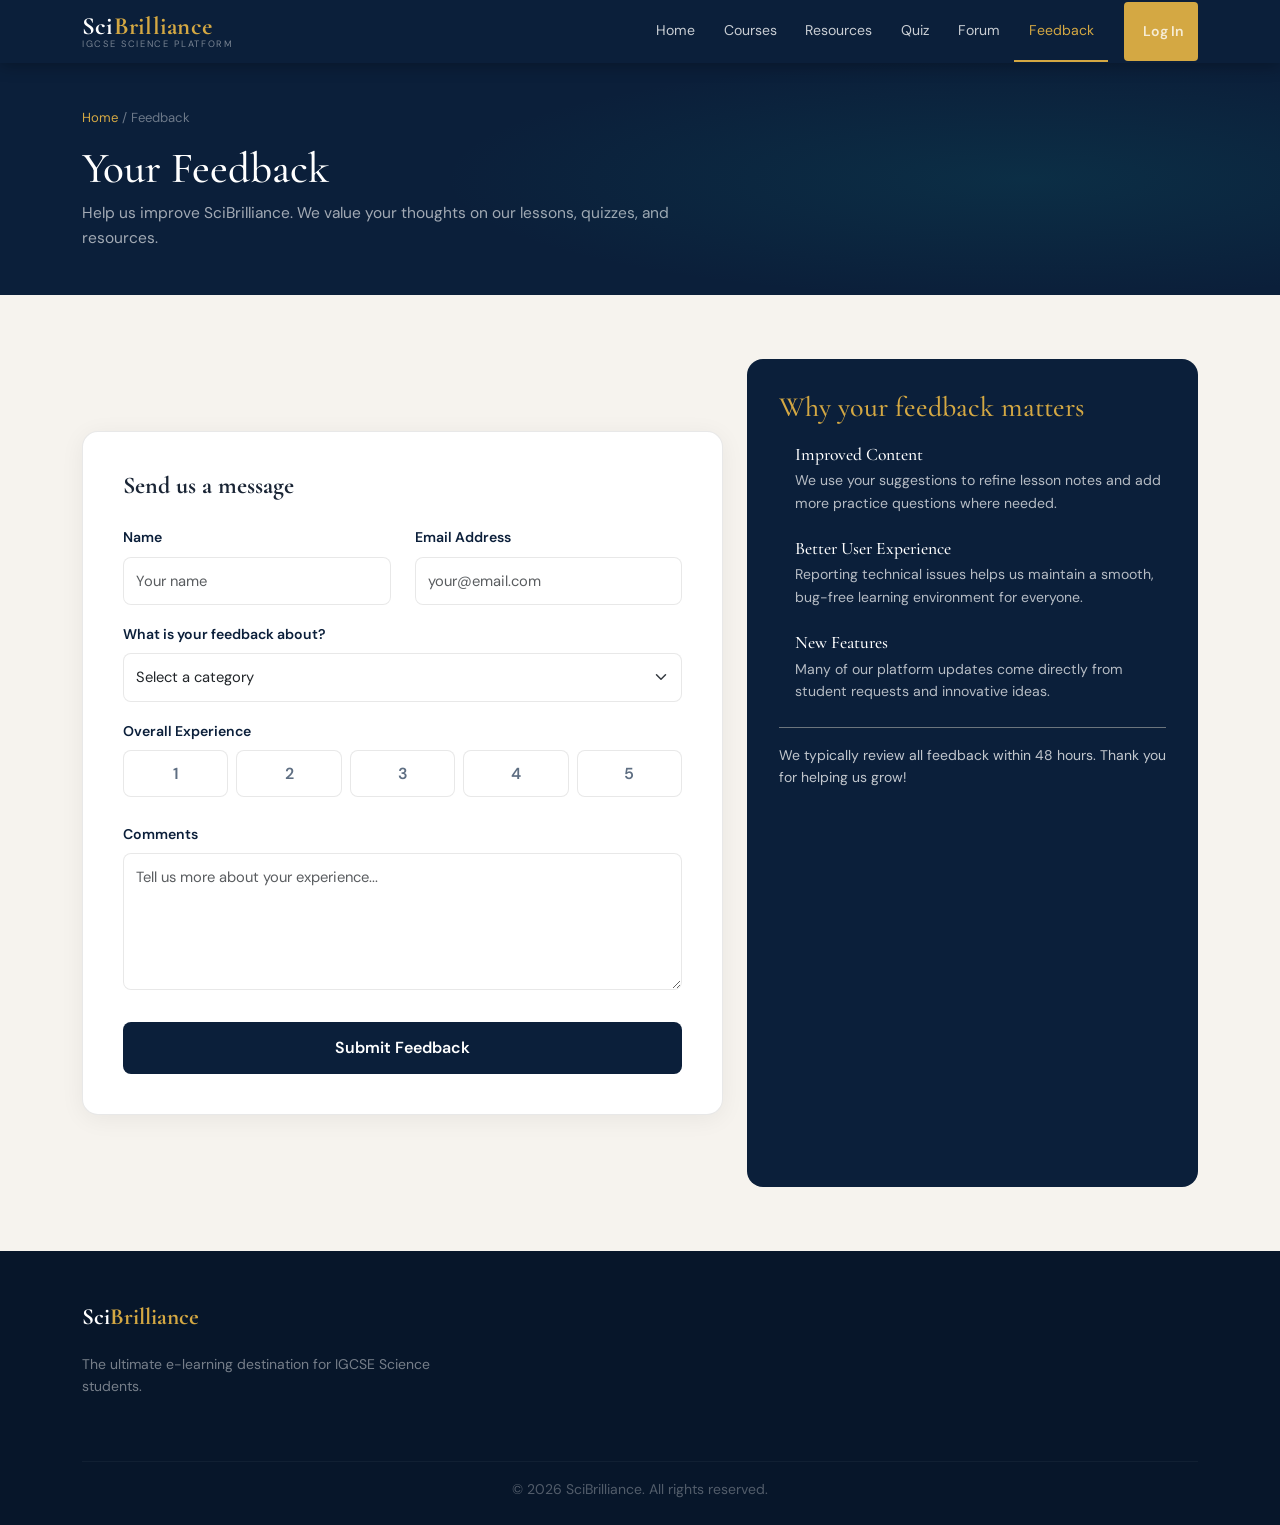
<file: feedback.html>
<!DOCTYPE html>
<html lang="en">
<head>
  <meta charset="UTF-8" />
  <meta name="viewport" content="width=device-width, initial-scale=1.0" />
  <title>Feedback – SciBrilliance IGCSE</title>
  <meta name="description" content="Share your feedback about SciBrilliance. Help us improve the IGCSE science learning experience." />
  <link rel="stylesheet" href="https://cdnjs.cloudflare.com/ajax/libs/bootstrap/5.3.2/css/bootstrap.min.css" />
  <link rel="stylesheet" href="style.css" />
  <link href="https://fonts.googleapis.com/css2?family=Cormorant+Garamond:wght@500;600;700&family=DM+Sans:wght@300;400;500;600&display=swap" rel="stylesheet" />
  <style>
    /* CSS Styles preserved exactly as provided */
    :root{
      --navy:#0b1f3a; --navy2:#112d54; --teal:#0e8a8a; --teal-lt:#19b8b8;
      --gold:#d4a843; --gold-lt:#f0c96a; --cream:#f6f3ee; --white:#fff;
      --text:#1a2535; --muted:#5e6e82; --border:rgba(0,0,0,.09);
    }
    *,*::before,*::after{box-sizing:border-box;margin:0;padding:0}
    html{scroll-behavior:smooth}
    body{font-family:'DM Sans',sans-serif;color:var(--text);background:var(--white);line-height:1.6}
    h1,h2,h3,h4{font-family:'Cormorant Garamond',serif}
    .navbar{background:var(--navy);padding:0;min-height:62px;box-shadow:0 2px 16px rgba(0,0,0,.3)}
    .navbar-brand{padding:.85rem 0;text-decoration:none;display:flex;flex-direction:column;line-height:1}
    .brand-name{font-family:'Cormorant Garamond',serif;font-size:1.55rem;font-weight:700;color:var(--white)}.brand-name span{color:var(--gold)}
    .brand-tag{font-family:'DM Sans',sans-serif;font-size:.58rem;color:rgba(255,255,255,.45);text-transform:uppercase;letter-spacing:.18em;margin-top:2px}
    .navbar-nav .nav-link{color:rgba(255,255,255,.78)!important;font-size:.88rem;padding:1.15rem .9rem!important;border-bottom:2px solid transparent;transition:all .2s;white-space:nowrap}
    .navbar-nav .nav-link:hover,.navbar-nav .nav-link.active{color:var(--gold)!important;border-bottom-color:var(--gold)}
    .btn-login-nav{background:var(--gold)!important;color:var(--navy)!important;border-radius:4px!important;font-weight:600!important;padding:.42rem 1.2rem!important;font-size:.88rem!important;border:none!important;cursor:pointer;transition:background .2s;border-bottom:none!important}
    .page-banner{background:var(--navy);padding:2.75rem 0;position:relative}
    .page-banner h1{color:var(--white);font-size:clamp(1.8rem,4vw,2.7rem);margin-bottom:.4rem}
    .page-banner p{color:rgba(255,255,255,.62);font-size:.97rem;max-width:600px;margin:0}
    .breadcrumb-wrap{font-size:.82rem;margin-bottom:.9rem}
    .breadcrumb-wrap a{color:var(--gold);text-decoration:none}.breadcrumb-wrap span{color:rgba(255,255,255,.4)}
    .feedback-section{padding:4rem 0;background:var(--cream)}
    .feedback-card{background:var(--white);border-radius:16px;padding:2.5rem;box-shadow:0 4px 24px rgba(0,0,0,.06);border:1px solid var(--border)}
    .form-label{font-weight:600;font-size:.88rem;color:var(--navy);margin-bottom:.5rem}
    .form-control,.form-select{border:1.5px solid var(--border);padding:.75rem;font-size:.92rem;border-radius:8px;transition:all .2s}
    .form-control:focus{border-color:var(--teal);box-shadow:none}
    .rating-group{display:flex;gap:.5rem;margin-bottom:1.5rem}
    .rating-btn{flex:1;padding:.6rem;border:1.5px solid var(--border);background:var(--white);border-radius:8px;cursor:pointer;font-weight:600;transition:all .2s;color:var(--muted)}
    .rating-btn:hover,.rating-btn.active{border-color:var(--teal);color:var(--teal);background:rgba(14,138,138,.05)}
    .btn-submit{background:var(--navy);color:var(--white);border:none;border-radius:8px;padding:.85rem;width:100%;font-weight:600;font-size:1rem;transition:background .2s;margin-top:1rem}
    .btn-submit:hover{background:var(--navy2)}
    .info-card{background:var(--navy);color:var(--white);border-radius:16px;padding:2rem;height:100%}
    .info-card h3{color:var(--gold);margin-bottom:1.25rem}
    .info-item{display:flex;gap:1rem;margin-bottom:1.5rem}
    .info-icon{font-size:1.25rem;color:var(--gold);flex-shrink:0}
    .info-text h4{font-size:1.1rem;margin-bottom:.25rem}
    .info-text p{font-size:.88rem;color:rgba(255,255,255,.7);margin:0}
    footer{background:#07162a;color:rgba(255,255,255,.6);padding:3rem 0 1.5rem}
    .foot-brand{font-family:'Cormorant Garamond',serif;font-size:1.45rem;font-weight:700;color:var(--white)}.foot-brand span{color:var(--gold)}
    .btn-mpri{background:var(--navy);color:var(--white);border:none;border-radius:6px;font-weight:600;padding:.65rem;font-family:'DM Sans',sans-serif;font-size:.9rem;width:100%}
    .btn-msec{background:transparent;color:var(--navy);border:1.5px solid rgba(0,0,0,.18);border-radius:6px;font-weight:500;padding:.62rem;font-family:'DM Sans',sans-serif;font-size:.9rem;width:100%}
  </style>
</head>
<body>

<header role="banner">
  <nav class="navbar navbar-expand-lg sticky-top">
    <div class="container">
      <a class="navbar-brand" href="index.html">
        <span class="brand-name">Sci<span>Brilliance</span></span>
        <span class="brand-tag">IGCSE Science Platform</span>
      </a>
      <button class="navbar-toggler" type="button" data-bs-toggle="collapse" data-bs-target="#mainNav" aria-label="Toggle navigation">
        <span class="navbar-toggler-icon"></span>
      </button>
      <div class="collapse navbar-collapse" id="mainNav">
        <ul class="navbar-nav ms-auto mb-2 mb-lg-0 align-items-lg-center">
          <li class="nav-item"><a class="nav-link" href="index.html">Home</a></li>
          <li class="nav-item"><a class="nav-link" href="courses.html">Courses</a></li>
          <li class="nav-item"><a class="nav-link" href="resources.html">Resources</a></li>
          <li class="nav-item"><a class="nav-link" href="quiz.html">Quiz</a></li>
          <li class="nav-item"><a class="nav-link" href="forum.html">Forum</a></li>
          <li class="nav-item"><a class="nav-link active" aria-current="page" href="feedback.html">Feedback</a></li>
          <li class="nav-item ms-lg-3">
            <button class="nav-link btn-login-nav" id="auth-btn" data-bs-toggle="modal" data-bs-target="#loginModal">
              <i class="fa fa-user me-1" aria-hidden="true"></i>Log In
            </button>
          </li>
        </ul>
      </div>
    </div>
  </nav>

  <section class="page-banner">
    <div class="container">
      <nav aria-label="breadcrumb">
        <div class="breadcrumb-wrap">
          <a href="index.html">Home</a> <span> / Feedback</span>
        </div>
      </nav>
      <h1>Your Feedback</h1>
      <p>Help us improve SciBrilliance. We value your thoughts on our lessons, quizzes, and resources.</p>
    </div>
  </section>
</header>

<main class="feedback-section">
  <div class="container">
    <div class="row g-4">
      <section class="col-lg-7">
        <div class="feedback-card">
          <h2 class="h4 fw-bold mb-4">Send us a message</h2>
          <form id="feedback-form">
            <div class="row">
              <div class="col-md-6 mb-3">
                <label class="form-label">Name</label>
                <input type="text" id="f-name" class="form-control" placeholder="Your name" required />
              </div>
              <div class="col-md-6 mb-3">
                <label class="form-label">Email Address</label>
                <input type="email" id="f-email" class="form-control" placeholder="your@email.com" required />
              </div>
            </div>

            <div class="mb-3">
              <label class="form-label">What is your feedback about?</label>
              <select id="f-category" class="form-select" required>
                <option value="" disabled selected>Select a category</option>
                <option value="Courses">Course Content</option>
                <option value="Quizzes">Quizzes & Assessments</option>
                <option value="Resources">Study Resources</option>
                <option value="Technical">Technical Issue</option>
                <option value="Other">Other</option>
              </select>
            </div>

            <div class="mb-3">
              <label class="form-label">Overall Experience</label>
              <div class="rating-group" role="group" aria-label="Rating scale 1 to 5">
                <button type="button" class="rating-btn" onclick="setRating(1)">1</button>
                <button type="button" class="rating-btn" onclick="setRating(2)">2</button>
                <button type="button" class="rating-btn" onclick="setRating(3)">3</button>
                <button type="button" class="rating-btn" onclick="setRating(4)">4</button>
                <button type="button" class="rating-btn" onclick="setRating(5)">5</button>
              </div>
              <input type="hidden" id="f-rating" value="0" />
            </div>

            <div class="mb-3">
              <label class="form-label">Comments</label>
              <textarea id="f-msg" class="form-control" rows="5" placeholder="Tell us more about your experience..." required></textarea>
            </div>

            <button type="submit" class="btn-submit">Submit Feedback</button>
          </form>
        </div>
      </section>

      <aside class="col-lg-5">
        <div class="info-card">
          <h3>Why your feedback matters</h3>
          <div class="info-item">
            <div class="info-icon"><i class="fa fa-lightbulb" aria-hidden="true"></i></div>
            <div class="info-text">
              <h4>Improved Content</h4>
              <p>We use your suggestions to refine lesson notes and add more practice questions where needed.</p>
            </div>
          </div>
          <div class="info-item">
            <div class="info-icon"><i class="fa fa-bug" aria-hidden="true"></i></div>
            <div class="info-text">
              <h4>Better User Experience</h4>
              <p>Reporting technical issues helps us maintain a smooth, bug-free learning environment for everyone.</p>
            </div>
          </div>
          <div class="info-item">
            <div class="info-icon"><i class="fa fa-star" aria-hidden="true"></i></div>
            <div class="info-text">
              <h4>New Features</h4>
              <p>Many of our platform updates come directly from student requests and innovative ideas.</p>
            </div>
          </div>
          <div class="mt-4 pt-3 border-top border-secondary">
            <p class="small opacity-75">We typically review all feedback within 48 hours. Thank you for helping us grow!</p>
          </div>
        </div>
      </aside>
    </div>
  </div>
</main>

<footer role="contentinfo">
  <div class="container">
    <div class="row gy-4">
      <div class="col-lg-4">
        <div class="foot-brand">Sci<span>Brilliance</span></div>
        <p class="small opacity-75 mt-3">The ultimate e-learning destination for IGCSE Science students.</p>
      </div>
    </div>
    <hr class="mt-5 border-secondary" style="opacity:.1">
    <p class="text-center small opacity-50 mb-0">© 2026 SciBrilliance. All rights reserved.</p>
  </div>
</footer>

<div class="modal fade" id="loginModal" tabindex="-1" aria-hidden="true">
  <div class="modal-dialog modal-dialog-centered">
    <div class="modal-content border-0">
      <div class="modal-header border-0 pb-0"><button type="button" class="btn-close" data-bs-dismiss="modal"></button></div>
      <div class="modal-body p-4">
        <nav class="d-flex gap-2 mb-4">
          <button class="btn-mpri btn">Log In</button>
          <button class="btn-msec btn">Register</button>
        </nav>
        <div class="mb-3"><label class="form-label">Email</label><input type="email" class="form-control" /></div>
        <div class="mb-3"><label class="form-label">Password</label><input type="password" class="form-control" /></div>
        <button class="btn-mpri btn py-2">Sign In</button>
      </div>
    </div>
  </div>
</div>

<script src="https://cdnjs.cloudflare.com/ajax/libs/bootstrap/5.3.2/js/bootstrap.bundle.min.js"></script>
<script src="script.js"></script>
</body>
</html>
</file>
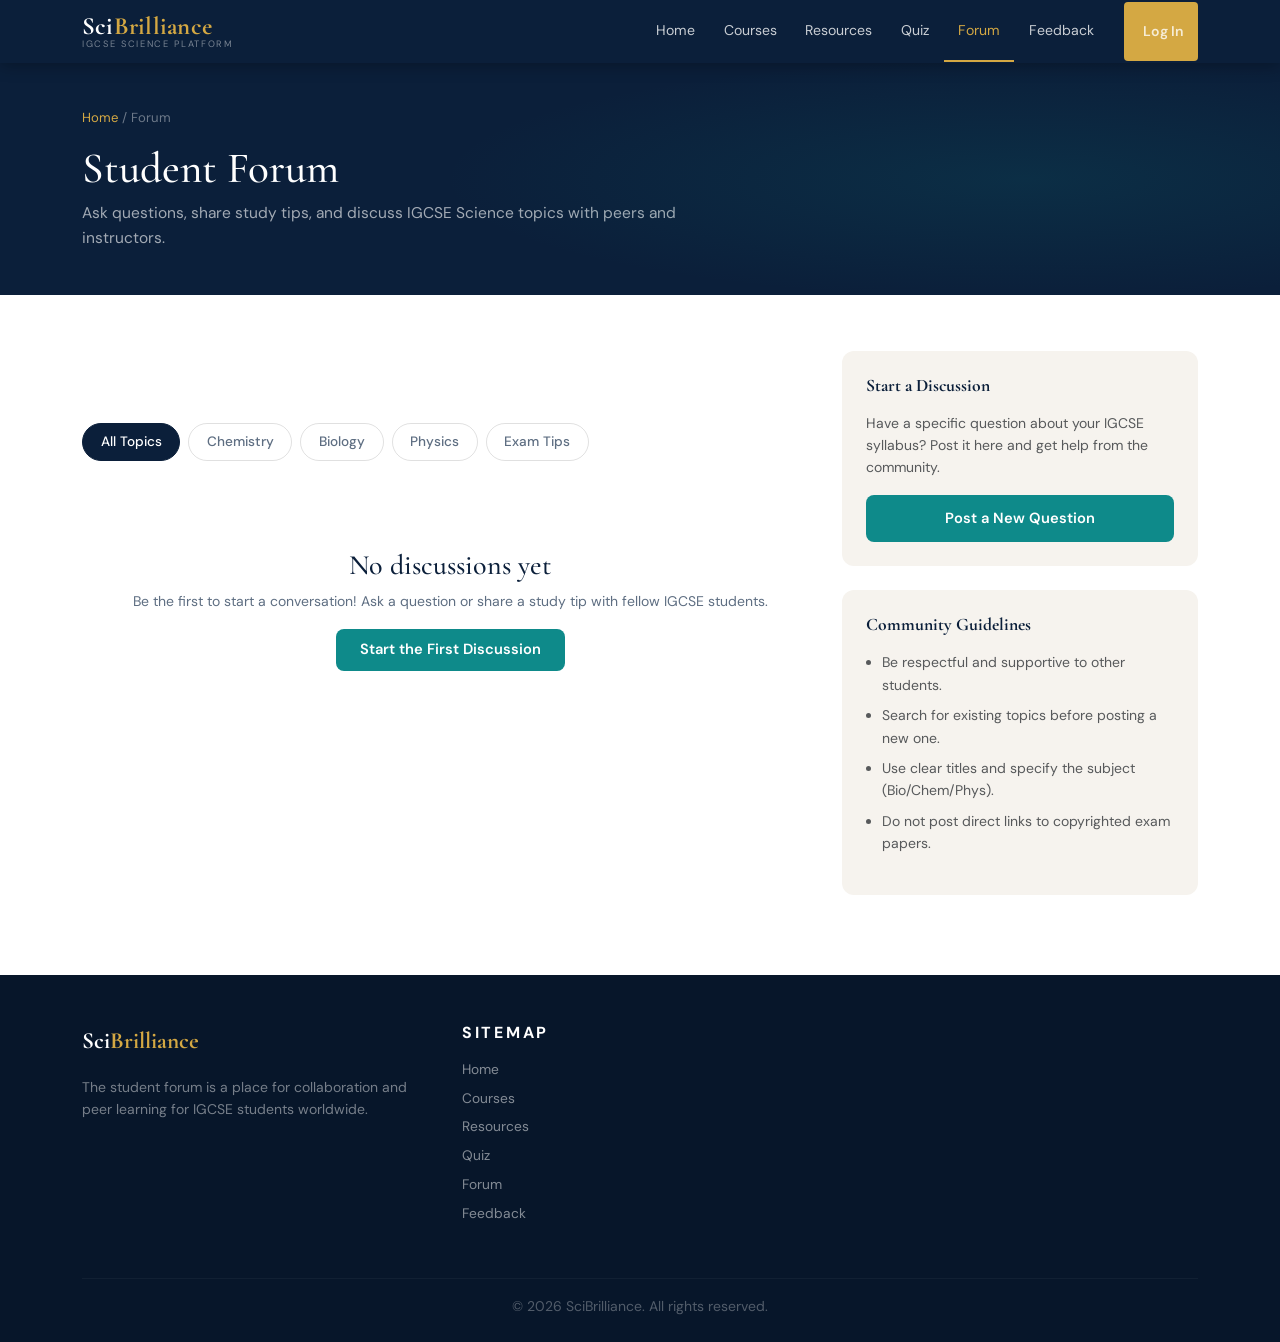
<file: forum.html>
<!DOCTYPE html>
<html lang="en">
<head>
  <meta charset="UTF-8" />
  <meta name="viewport" content="width=device-width, initial-scale=1.0" />
  <title>Forum – SciBrilliance IGCSE</title>
  <meta name="description" content="Join the SciBrilliance student forum to ask questions and discuss IGCSE Chemistry, Biology, and Physics topics." />
  <link rel="stylesheet" href="https://cdnjs.cloudflare.com/ajax/libs/bootstrap/5.3.2/css/bootstrap.min.css" />
  <link rel="stylesheet" href="style.css" />
  <link href="https://fonts.googleapis.com/css2?family=Cormorant+Garamond:wght@500;600;700&family=DM+Sans:wght@300;400;500;600&display=swap" rel="stylesheet" />
  <style>
    
    :root{--navy:#0b1f3a;--navy2:#112d54;--teal:#0e8a8a;--teal-lt:#19b8b8;--gold:#d4a843;--gold-lt:#f0c96a;--cream:#f6f3ee;--white:#fff;--text:#1a2535;--muted:#5e6e82;--border:rgba(0,0,0,.09);--chem:#1b6e3a;--bio:#1250a0;--phys:#6b1f9b}
    *,*::before,*::after{box-sizing:border-box;margin:0;padding:0}html{scroll-behavior:smooth}
    body{font-family:'DM Sans',sans-serif;color:var(--text);background:var(--white);line-height:1.6}
    h1,h2,h3,h4{font-family:'Cormorant Garamond',serif}
    .navbar{background:var(--navy);padding:0;min-height:62px;box-shadow:0 2px 16px rgba(0,0,0,.3)}
    .navbar-brand{padding:.85rem 0;text-decoration:none;display:flex;flex-direction:column;line-height:1}
    .brand-name{font-family:'Cormorant Garamond',serif;font-size:1.55rem;font-weight:700;color:var(--white)}.brand-name span{color:var(--gold)}
    .brand-tag{font-family:'DM Sans',sans-serif;font-size:.58rem;color:rgba(255,255,255,.45);text-transform:uppercase;letter-spacing:.18em;margin-top:2px}
    .navbar-nav .nav-link{color:rgba(255,255,255,.78)!important;font-size:.88rem;padding:1.15rem .9rem!important;border-bottom:2px solid transparent;transition:all .2s;white-space:nowrap}
    .navbar-nav .nav-link:hover,.navbar-nav .nav-link.active{color:var(--gold)!important;border-bottom-color:var(--gold)}
    .btn-login-nav{background:var(--gold)!important;color:var(--navy)!important;border-radius:4px!important;font-weight:600!important;padding:.42rem 1.2rem!important;font-size:.88rem!important;border:none!important;cursor:pointer;transition:background .2s;border-bottom:none!important}
    .page-banner{background:var(--navy);padding:2.75rem 0;position:relative}
    .page-banner h1{color:var(--white);font-size:clamp(1.8rem,4vw,2.7rem);margin-bottom:.4rem}
    .page-banner p{color:rgba(255,255,255,.62);font-size:.97rem;max-width:600px;margin:0}
    .breadcrumb-wrap{font-size:.82rem;margin-bottom:.9rem}
    .breadcrumb-wrap a{color:var(--gold);text-decoration:none}.breadcrumb-wrap span{color:rgba(255,255,255,.4)}
    .forum-container{padding:3.5rem 0;background:var(--white)}
    .cat-pill{padding:.45rem 1.1rem;border:1.5px solid rgba(0,0,0,.12);border-radius:20px;background:transparent;font-size:.85rem;font-weight:500;color:var(--muted);cursor:pointer;transition:all .2s}
    .cat-pill:hover{border-color:var(--teal);color:var(--teal)}
    .cat-pill.active{background:var(--navy);border-color:var(--navy);color:var(--white)}
    .post-card{background:var(--white);border:1px solid var(--border);border-radius:12px;padding:1.5rem;margin-bottom:1.25rem;transition:transform .2s;cursor:pointer;position:relative}
    .post-card:hover{transform:translateY(-2px);box-shadow:0 8px 20px rgba(0,0,0,.05)}
    .post-badge{font-size:.68rem;text-transform:uppercase;letter-spacing:.1em;font-weight:700;padding:.2rem .6rem;border-radius:4px;margin-bottom:.75rem;display:inline-block}
    .bg-chem{background:rgba(27,110,58,.1);color:var(--chem)}
    .bg-bio{background:rgba(18,80,160,.1);color:var(--bio)}
    .bg-phys{background:rgba(107,31,155,.1);color:var(--phys)}
    .post-title{font-size:1.2rem;color:var(--navy);margin-bottom:.5rem;font-weight:700}
    .post-excerpt{font-size:.88rem;color:var(--muted);margin-bottom:1rem;display:-webkit-box;-webkit-line-clamp:2;-webkit-box-orient:vertical;overflow:hidden}
    .post-meta{display:flex;align-items:center;gap:1.25rem;font-size:.78rem;color:var(--muted);border-top:1px solid var(--border);padding-top:1rem}
    .meta-item{display:flex;align-items:center;gap:.4rem}
    .sidebar-card{background:var(--cream);border-radius:12px;padding:1.5rem;margin-bottom:1.5rem}
    .sidebar-card h3{font-size:1.1rem;color:var(--navy);margin-bottom:1rem;font-weight:700}
    .btn-ask{background:var(--teal);color:var(--white);border:none;border-radius:8px;padding:.75rem;width:100%;font-weight:600;font-size:.92rem;transition:background .2s}
    .btn-ask:hover{background:var(--teal-lt)}
    footer{background:#07162a;color:rgba(255,255,255,.6);padding:3rem 0 1.5rem}
    .foot-brand{font-family:'Cormorant Garamond',serif;font-size:1.45rem;font-weight:700;color:var(--white)}.foot-brand span{color:var(--gold)}
    .btn-mpri{background:var(--navy);color:var(--white);border:none;border-radius:6px;font-weight:600;padding:.65rem;font-family:'DM Sans',sans-serif;font-size:.9rem;width:100%}
    .btn-msec{background:transparent;color:var(--navy);border:1.5px solid rgba(0,0,0,.18);border-radius:6px;font-weight:500;padding:.62rem;font-family:'DM Sans',sans-serif;font-size:.9rem;width:100%}
  </style>
</head>
<body>

<header role="banner">
  <nav class="navbar navbar-expand-lg sticky-top">
    <div class="container">
      <a class="navbar-brand" href="index.html">
        <span class="brand-name">Sci<span>Brilliance</span></span>
        <span class="brand-tag">IGCSE Science Platform</span>
      </a>
      <button class="navbar-toggler" type="button" data-bs-toggle="collapse" data-bs-target="#mainNav" aria-label="Toggle navigation">
        <span class="navbar-toggler-icon"></span>
      </button>
      <div class="collapse navbar-collapse" id="mainNav">
        <ul class="navbar-nav ms-auto mb-2 mb-lg-0 align-items-lg-center">
          <li class="nav-item"><a class="nav-link" href="index.html">Home</a></li>
          <li class="nav-item"><a class="nav-link" href="courses.html">Courses</a></li>
          <li class="nav-item"><a class="nav-link" href="resources.html">Resources</a></li>
          <li class="nav-item"><a class="nav-link" href="quiz.html">Quiz</a></li>
          <li class="nav-item"><a class="nav-link active" aria-current="page" href="forum.html">Forum</a></li>
          <li class="nav-item"><a class="nav-link" href="feedback.html">Feedback</a></li>
          <li class="nav-item ms-lg-3">
            <button class="nav-link btn-login-nav" id="auth-btn" data-bs-toggle="modal" data-bs-target="#loginModal">
              <i class="fa fa-user me-1"></i>Log In
            </button>
          </li>
        </ul>
      </div>
    </div>
  </nav>

  <section class="page-banner">
    <div class="container">
      <nav aria-label="breadcrumb">
        <div class="breadcrumb-wrap">
          <a href="index.html">Home</a> <span> / Forum</span>
        </div>
      </nav>
      <h1>Student Forum</h1>
      <p>Ask questions, share study tips, and discuss IGCSE Science topics with peers and instructors.</p>
    </div>
  </section>
</header>

<main class="forum-container">
  <div class="container">
    <div class="row">
      <section class="col-lg-8">
        <div class="d-flex flex-wrap gap-2 mb-4" role="tablist">
          <button class="cat-pill active" role="tab" aria-selected="true">All Topics</button>
          <button class="cat-pill" role="tab" aria-selected="false">Chemistry</button>
          <button class="cat-pill" role="tab" aria-selected="false">Biology</button>
          <button class="cat-pill" role="tab" aria-selected="false">Physics</button>
          <button class="cat-pill" role="tab" aria-selected="false">Exam Tips</button>
        </div>

        <div id="posts-list">
          <div class="text-center py-5" style="color:var(--muted)">
            <i class="fa fa-comments" style="font-size:2.5rem;opacity:.3;margin-bottom:1rem;display:block"></i>
            <h3 style="font-family:'Cormorant Garamond',serif;color:var(--navy);margin-bottom:.5rem">No discussions yet</h3>
            <p class="small mb-3">Be the first to start a conversation! Ask a question or share a study tip with fellow IGCSE students.</p>
            <button class="btn-ask" style="width:auto;padding:.6rem 1.5rem" data-bs-toggle="modal" data-bs-target="#postModal">Start the First Discussion</button>
          </div>
        </div>
      </section>

      <aside class="col-lg-4">
        <section class="sidebar-card">
          <h3>Start a Discussion</h3>
          <p class="small text-muted mb-3">Have a specific question about your IGCSE syllabus? Post it here and get help from the community.</p>
          <button class="btn-ask" data-bs-toggle="modal" data-bs-target="#postModal">Post a New Question</button>
        </section>

        <section class="sidebar-card">
          <h3>Community Guidelines</h3>
          <ul class="small text-muted ps-3">
            <li class="mb-2">Be respectful and supportive to other students.</li>
            <li class="mb-2">Search for existing topics before posting a new one.</li>
            <li class="mb-2">Use clear titles and specify the subject (Bio/Chem/Phys).</li>
            <li>Do not post direct links to copyrighted exam papers.</li>
          </ul>
        </section>
      </aside>
    </div>
  </div>
</main>

<footer role="contentinfo">
  <div class="container">
    <div class="row gy-4">
      <div class="col-lg-4">
        <div class="foot-brand">Sci<span>Brilliance</span></div>
        <p class="small opacity-75 mt-3">The student forum is a place for collaboration and peer learning for IGCSE students worldwide.</p>
      </div>
      <div class="col-6 col-lg-2">
        <h5 class="h6 fw-bold text-white mb-3">Sitemap</h5>
        <ul class="list-unstyled small">
          <li><a href="index.html" class="text-white-50 text-decoration-none">Home</a></li>
          <li><a href="courses.html" class="text-white-50 text-decoration-none">Courses</a></li>
          <li><a href="resources.html" class="text-white-50 text-decoration-none">Resources</a></li>
          <li><a href="quiz.html" class="text-white-50 text-decoration-none">Quiz</a></li>
          <li><a href="forum.html" class="text-white-50 text-decoration-none">Forum</a></li>
          <li><a href="feedback.html" class="text-white-50 text-decoration-none">Feedback</a></li>
        </ul>
      </div>
    </div>
    <hr class="mt-5 border-secondary" style="opacity:.1">
    <p class="text-center small opacity-50 mb-0">© 2026 SciBrilliance. All rights reserved.</p>
  </div>
</footer>

<div class="modal fade" id="loginModal" tabindex="-1" aria-hidden="true">
  <div class="modal-dialog modal-dialog-centered">
    <div class="modal-content">
      <div class="modal-header border-0 pb-0"><button type="button" class="btn-close" data-bs-dismiss="modal"></button></div>
      <div class="modal-body p-4">
        <div class="d-flex gap-2 mb-4">
          <button class="btn-mpri btn">Log In</button>
          <button class="btn-msec btn">Register</button>
        </div>
        <div class="mb-3"><label class="form-label small fw-bold">Email</label><input type="email" class="form-control" /></div>
        <div class="mb-3"><label class="form-label small fw-bold">Password</label><input type="password" class="form-control" /></div>
        <button class="btn-mpri btn py-2">Sign In</button>
      </div>
    </div>
  </div>
</div>

<div class="modal fade" id="postModal" tabindex="-1" aria-hidden="true">
  <div class="modal-dialog modal-lg modal-dialog-centered">
    <div class="modal-content">
      <div class="modal-header"><h5 class="modal-title fw-bold">New Discussion</h5><button type="button" class="btn-close" data-bs-dismiss="modal"></button></div>
      <div class="modal-body p-4">
        <div class="mb-3"><label class="form-label small fw-bold">Subject Category</label>
          <select class="form-select"><option>Chemistry</option><option>Biology</option><option>Physics</option><option>General Study Tips</option></select>
        </div>
        <div class="mb-3"><label class="form-label small fw-bold">Title</label><input type="text" class="form-control" placeholder="e.g. Help with Electrolysis calculations" /></div>
        <div class="mb-3"><label class="form-label small fw-bold">Message</label><textarea class="form-control" rows="5" placeholder="Describe your question in detail..."></textarea></div>
        <button class="btn-ask py-2">Publish Post</button>
      </div>
    </div>
  </div>
</div>

<script src="https://cdnjs.cloudflare.com/ajax/libs/bootstrap/5.3.2/js/bootstrap.bundle.min.js"></script>
<script src="script.js"></script>
</body>
</html>
</file>
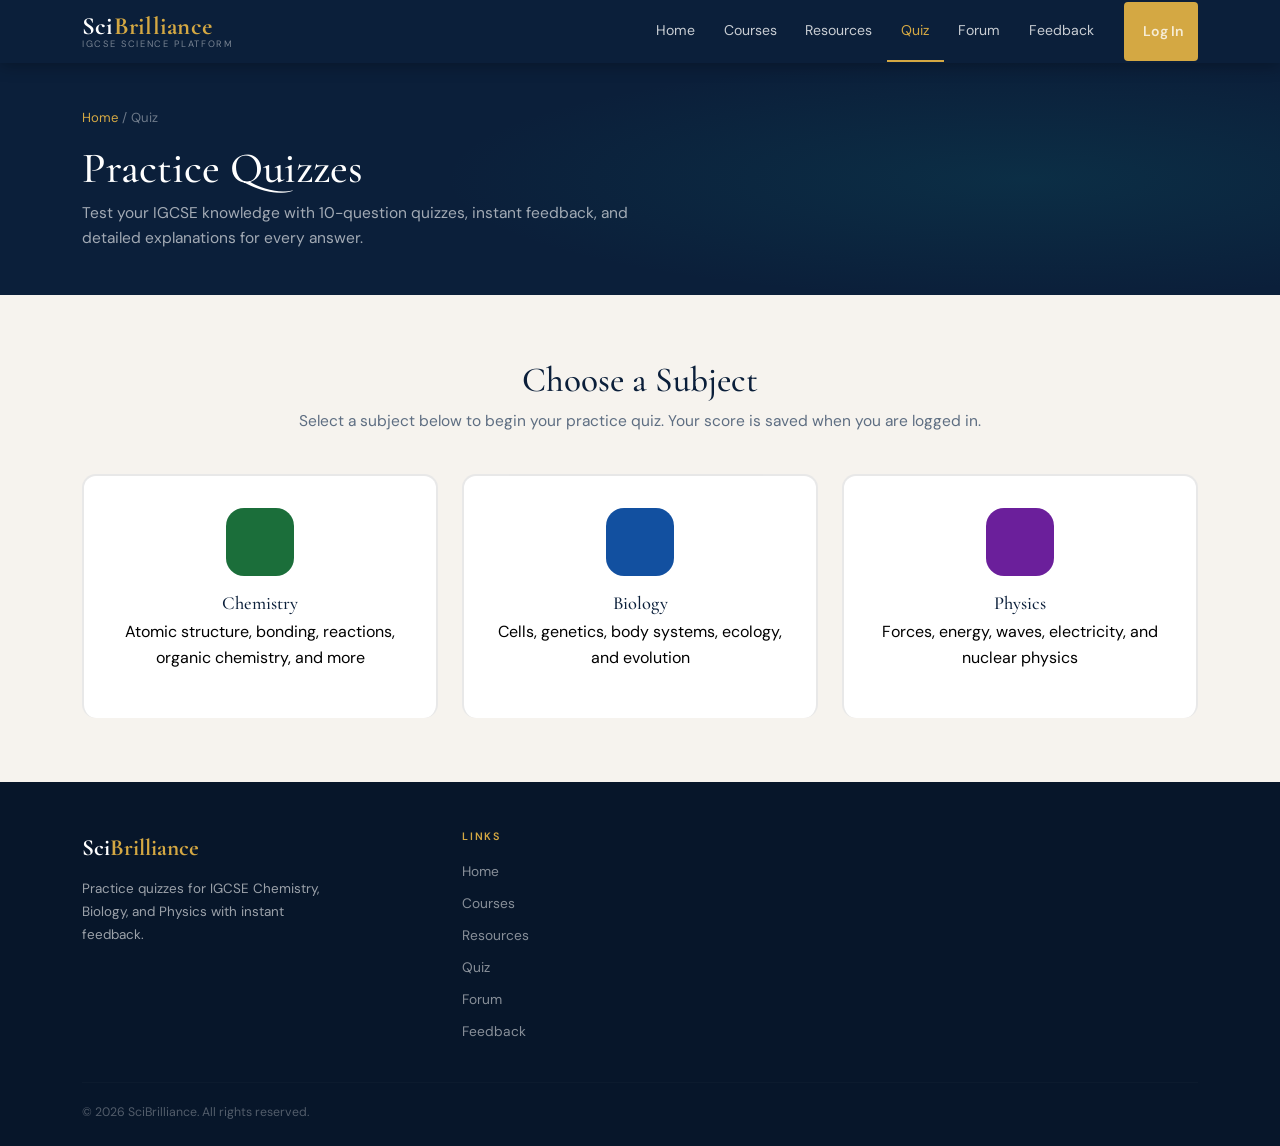
<file: quiz.html>
<!DOCTYPE html>
<html lang="en">
<head>
  <meta charset="UTF-8" />
  <meta name="viewport" content="width=device-width, initial-scale=1.0" />
  <title>Quiz – SciBrilliance IGCSE</title>
  <meta name="description" content="Practice IGCSE Chemistry, Biology and Physics quizzes with instant feedback and explanations on SciBrilliance." />
  <link rel="stylesheet" href="https://cdnjs.cloudflare.com/ajax/libs/bootstrap/5.3.2/css/bootstrap.min.css" />
  <link rel="stylesheet" href="style.css" />
  <link href="https://fonts.googleapis.com/css2?family=Cormorant+Garamond:wght@500;600;700&family=DM+Sans:wght@300;400;500;600&display=swap" rel="stylesheet" />
  <style>
    /* CSS Styles preserved exactly as provided in your original file */
    :root{--navy:#0b1f3a;--navy2:#112d54;--teal:#0e8a8a;--teal-lt:#19b8b8;--gold:#d4a843;--gold-lt:#f0c96a;--cream:#f6f3ee;--white:#fff;--text:#1a2535;--muted:#5e6e82;--border:rgba(0,0,0,.09);--chem:#1b6e3a;--bio:#1250a0;--phys:#6b1f9b;--ok:#1b6e3a;--bad:#b71c1c}
    *,*::before,*::after{box-sizing:border-box;margin:0;padding:0}html{scroll-behavior:smooth}
    body{font-family:'DM Sans',sans-serif;color:var(--text);background:var(--white);line-height:1.6}
    h1,h2,h3,h4{font-family:'Cormorant Garamond',serif}
    .skip-link{position:absolute;top:-120px;left:1rem;background:var(--gold);color:var(--navy);padding:.5rem 1.2rem;border-radius:4px;font-weight:600;z-index:9999;transition:top .2s;text-decoration:none}.skip-link:focus{top:1rem}
    :focus-visible{outline:3px solid var(--gold);outline-offset:3px}
    .navbar{background:var(--navy);padding:0;min-height:62px;box-shadow:0 2px 16px rgba(0,0,0,.3)}
    .navbar-brand{padding:.85rem 0;text-decoration:none;display:flex;flex-direction:column;line-height:1}
    .brand-name{font-family:'Cormorant Garamond',serif;font-size:1.55rem;font-weight:700;color:var(--white)}.brand-name span{color:var(--gold)}
    .brand-tag{font-family:'DM Sans',sans-serif;font-size:.58rem;color:rgba(255,255,255,.45);text-transform:uppercase;letter-spacing:.18em;margin-top:2px}
    .navbar-nav .nav-link{color:rgba(255,255,255,.78)!important;font-size:.88rem;padding:1.15rem .9rem!important;border-bottom:2px solid transparent;transition:all .2s;white-space:nowrap}
    .navbar-nav .nav-link:hover,.navbar-nav .nav-link.active{color:var(--gold)!important;border-bottom-color:var(--gold)}
    .navbar-toggler{border:1px solid rgba(255,255,255,.3);padding:.35rem .6rem}
    .navbar-toggler-icon{background-image:url("data:image/svg+xml,%3csvg xmlns='http://www.w3.org/2000/svg' viewBox='0 0 30 30'%3e%3cpath stroke='rgba%28255,255,255,.8%29' stroke-linecap='round' stroke-miterlimit='10' stroke-width='2' d='M4 7h22M4 15h22M4 23h22'/%3e%3c/svg%3e")}
    .btn-login-nav{background:var(--gold)!important;color:var(--navy)!important;border-radius:4px!important;font-weight:600!important;padding:.42rem 1.2rem!important;font-size:.88rem!important;border:none!important;cursor:pointer;transition:background .2s;border-bottom:none!important}
    .page-banner{background:var(--navy);padding:2.75rem 0;position:relative;overflow:hidden}
    .banner-inner{position:relative;z-index:2}
    .page-banner h1{color:var(--white);font-size:clamp(1.8rem,4vw,2.7rem);margin-bottom:.4rem}
    .page-banner p{color:rgba(255,255,255,.62);font-size:.97rem;max-width:560px;margin:0}
    .breadcrumb-wrap{font-size:.82rem;margin-bottom:.9rem}
    .breadcrumb-wrap a{color:var(--gold);text-decoration:none}.breadcrumb-wrap span{color:rgba(255,255,255,.4)}
    .hub{padding:4rem 0;background:var(--cream)}
    .hub-title{font-size:clamp(1.6rem,3vw,2.2rem);color:var(--navy);margin-bottom:.5rem;text-align:center}
    .hub-sub{text-align:center;color:var(--muted);font-size:.97rem;margin-bottom:2.5rem}
    .pick-card{background:var(--white);border:2px solid var(--border);border-radius:14px;padding:2rem 1.5rem;text-align:center;cursor:pointer;transition:all .25s;width:100%;font-family:'DM Sans',sans-serif;border-bottom:none}
    .pick-card:hover{transform:translateY(-5px);box-shadow:0 12px 30px rgba(0,0,0,.12)}
    .pc-icon{width:68px;height:68px;border-radius:18px;display:flex;align-items:center;justify-content:center;font-size:1.8rem;margin:0 auto 1rem;color:var(--white)}
    .pick-card h3{font-size:1.15rem;color:var(--navy);margin-bottom:.35rem}
    .arena{padding:4rem 0;display:none}
    .arena-inner{max-width:700px;margin:0 auto}
    .arena-top{display:flex;align-items:center;justify-content:space-between;flex-wrap:wrap;gap:.75rem;margin-bottom:1.25rem}
    .subj-badge{padding:.32rem .9rem;border-radius:20px;font-size:.8rem;font-weight:700;color:var(--white)}
    .q-meta{font-size:.87rem;color:var(--muted)}
    .btn-exit{background:transparent;border:1.5px solid rgba(0,0,0,.18);border-radius:6px;padding:.38rem .9rem;font-size:.82rem;cursor:pointer;font-family:'DM Sans',sans-serif;color:var(--muted);transition:all .2s}
    .btn-exit:hover{border-color:var(--bad);color:var(--bad)}
    .prog-track{height:6px;border-radius:8px;background:rgba(0,0,0,.08);margin-bottom:1.75rem;overflow:hidden}
    .prog-fill{height:100%;border-radius:8px;transition:width .35s ease}
    .q-card{background:var(--white);border:1px solid var(--border);border-radius:14px;padding:2rem;box-shadow:0 2px 16px rgba(0,0,0,.06)}
    .q-num{font-size:.72rem;text-transform:uppercase;letter-spacing:.12em;color:var(--muted);font-weight:600;margin-bottom:.5rem}
    .q-text{font-family:'Cormorant Garamond',serif;font-size:1.18rem;color:var(--navy);line-height:1.55;margin-bottom:1.5rem}
    .opt-btn{width:100%;text-align:left;padding:.85rem 1.2rem;border:2px solid var(--border);border-radius:10px;background:var(--white);font-family:'DM Sans',sans-serif;font-size:.93rem;color:var(--text);cursor:pointer;transition:all .2s;margin-bottom:.6rem;display:flex;align-items:center;gap:.85rem}
    .opt-btn.correct{border-color:var(--ok);background:rgba(27,110,58,.07);color:var(--ok);font-weight:600}
    .opt-btn.wrong{border-color:var(--bad);background:rgba(183,28,28,.06);color:var(--bad)}
    .opt-ind{width:30px;height:30px;border-radius:50%;border:2px solid rgba(0,0,0,.14);display:flex;align-items:center;justify-content:center;font-size:.78rem;font-weight:700;flex-shrink:0}
    .exp-box{background:rgba(14,138,138,.06);border:1px solid rgba(14,138,138,.18);border-radius:9px;padding:1rem 1.2rem;margin-top:1rem;font-size:.88rem;color:var(--navy);line-height:1.65;display:none}
    .btn-next{margin-top:1.25rem;padding:.65rem 1.75rem;border-radius:8px;border:none;font-weight:700;font-size:.93rem;cursor:pointer;transition:all .2s;display:none;font-family:'DM Sans',sans-serif;color:var(--white)}
    .results{padding:4rem 0;background:var(--cream);display:none}
    .res-card{background:var(--white);border-radius:16px;padding:2.5rem;text-align:center;box-shadow:0 4px 24px rgba(0,0,0,.1);max-width:520px;margin:0 auto}
    .score-ring{width:118px;height:118px;border-radius:50%;display:flex;flex-direction:column;align-items:center;justify-content:center;margin:0 auto 1.25rem;color:var(--white)}
    .ring-pct{font-family:'Cormorant Garamond',serif;font-size:2.2rem;font-weight:700}
    .res-stats{display:flex;justify-content:center;gap:2.5rem;margin-bottom:1.75rem;flex-wrap:wrap}
    .btn-res{padding:.7rem 1.6rem;border-radius:8px;border:none;font-weight:700;font-size:.9rem;cursor:pointer;transition:all .2s;margin:.3rem;font-family:'DM Sans',sans-serif;text-decoration:none;display:inline-block}
    footer{background:#07162a;color:rgba(255,255,255,.6);padding:3rem 0 1.5rem}
    .foot-brand{font-family:'Cormorant Garamond',serif;font-size:1.45rem;font-weight:700;color:var(--white)}.foot-brand span{color:var(--gold)}
    .btn-mpri{background:var(--navy);color:var(--white);border:none;border-radius:6px;font-weight:600;padding:.65rem;font-family:'DM Sans',sans-serif;font-size:.9rem;transition:background .2s;width:100%}
    .btn-msec{background:transparent;color:var(--navy);border:1.5px solid rgba(0,0,0,.18);border-radius:6px;font-weight:500;padding:.62rem;font-family:'DM Sans',sans-serif;font-size:.9rem;transition:all .2s;width:100%}
  </style>
</head>
<body>
<a href="#main-content" class="skip-link">Skip to main content</a>

<header class="navbar navbar-expand-lg sticky-top" role="banner">
  <div class="container">
    <a class="navbar-brand" href="index.html" aria-label="SciBrilliance – Home">
      <span class="brand-name">Sci<span>Brilliance</span></span>
      <span class="brand-tag">IGCSE Science Platform</span>
    </a>
    <button class="navbar-toggler" type="button" data-bs-toggle="collapse" data-bs-target="#mainNav" aria-controls="mainNav" aria-expanded="false" aria-label="Toggle navigation">
      <span class="navbar-toggler-icon"></span>
    </button>
    <nav class="collapse navbar-collapse" id="mainNav" aria-label="Global navigation">
      <ul class="navbar-nav ms-auto mb-2 mb-lg-0 align-items-lg-center">
        <li class="nav-item"><a class="nav-link" href="index.html">Home</a></li>
        <li class="nav-item"><a class="nav-link" href="courses.html">Courses</a></li>
        <li class="nav-item"><a class="nav-link" href="resources.html">Resources</a></li>
        <li class="nav-item"><a class="nav-link active" aria-current="page" href="quiz.html">Quiz</a></li>
        <li class="nav-item"><a class="nav-link" href="forum.html">Forum</a></li>
        <li class="nav-item"><a class="nav-link" href="feedback.html">Feedback</a></li>
        <li class="nav-item ms-lg-3">
          <button class="nav-link btn-login-nav" id="auth-btn" data-bs-toggle="modal" data-bs-target="#loginModal">
            <i class="fa fa-user me-1" aria-hidden="true"></i>Log In
          </button>
        </li>
      </ul>
    </nav>
  </div>
</header>

<section class="page-banner" aria-labelledby="banner-heading">
  <div class="container banner-inner">
    <nav class="breadcrumb-wrap" aria-label="Breadcrumb">
      <a href="index.html">Home</a> <span> / Quiz</span>
    </nav>
    <h1 id="banner-heading">Practice Quizzes</h1>
    <p>Test your IGCSE knowledge with 10-question quizzes, instant feedback, and detailed explanations for every answer.</p>
  </div>
</section>

<main id="main-content">

  <section class="hub" id="hub-section" aria-labelledby="hub-heading">
    <div class="container">
      <h2 class="hub-title" id="hub-heading">Choose a Subject</h2>
      <p class="hub-sub">Select a subject below to begin your practice quiz. Your score is saved when you are logged in.</p>
      <div class="row g-4 justify-content-center">
        <div class="col-sm-6 col-lg-4">
          <button class="pick-card" onclick="startQuiz('chemistry')" aria-label="Start Chemistry quiz">
            <div class="pc-icon" style="background:var(--chem)" aria-hidden="true"><i class="fa fa-flask"></i></div>
            <h3>Chemistry</h3>
            <p>Atomic structure, bonding, reactions, organic chemistry, and more</p>
          </button>
        </div>
        <div class="col-sm-6 col-lg-4">
          <button class="pick-card" onclick="startQuiz('biology')" aria-label="Start Biology quiz">
            <div class="pc-icon" style="background:var(--bio)" aria-hidden="true"><i class="fa fa-dna"></i></div>
            <h3>Biology</h3>
            <p>Cells, genetics, body systems, ecology, and evolution</p>
          </button>
        </div>
        <div class="col-sm-6 col-lg-4">
          <button class="pick-card" onclick="startQuiz('physics')" aria-label="Start Physics quiz">
            <div class="pc-icon" style="background:var(--phys)" aria-hidden="true"><i class="fa fa-atom"></i></div>
            <h3>Physics</h3>
            <p>Forces, energy, waves, electricity, and nuclear physics</p>
          </button>
        </div>
      </div>
    </div>
  </section>

  <section class="arena" id="arena-section" aria-label="Active quiz arena">
    <div class="container">
      <div class="arena-inner">
        <header class="arena-top">
          <div class="d-flex align-items-center gap-2">
            <span class="subj-badge" id="arena-badge" aria-label="Selected Subject"></span>
            <span class="q-meta" id="arena-meta" aria-live="polite"></span>
          </div>
          <button class="btn-exit" onclick="exitQuiz()" aria-label="Exit quiz">
            <i class="fa fa-xmark me-1" aria-hidden="true"></i>Exit Quiz
          </button>
        </header>

        <div class="prog-track" role="progressbar" aria-label="Quiz progress" aria-valuemin="0" aria-valuemax="100" aria-valuenow="0" id="prog-wrap">
          <div class="prog-fill" id="prog-fill" style="width:0%"></div>
        </div>

        <article class="q-card">
          <div class="q-num" id="q-num" aria-live="polite"></div>
          <h2 class="q-text" id="q-text"></h2>
          <div id="q-options" role="radiogroup" aria-labelledby="q-text"></div>
          
          <aside class="exp-box" id="exp-box" aria-live="polite"></aside>
          
          <button class="btn-next" id="btn-next" onclick="nextQ()">
            Next Question <i class="fa fa-arrow-right ms-1" aria-hidden="true"></i>
          </button>
        </article>
      </div>
    </div>
  </section>

  <section class="results" id="results-section" aria-labelledby="res-title">
    <div class="container">
      <article class="res-card">
        <div class="score-ring" id="score-ring" role="img" aria-label="Score visualization"></div>
        <h2 id="res-title">Quiz Complete!</h2>
        <p id="res-msg"></p>
        
        <div class="res-stats" aria-label="Final Statistics">
          <div class="rs-item"><div class="val" id="res-correct" style="color:var(--ok)">0</div><div class="lbl">Correct</div></div>
          <div class="rs-item"><div class="val" id="res-wrong" style="color:var(--bad)">0</div><div class="lbl">Incorrect</div></div>
          <div class="rs-item"><div class="val" id="res-pct" style="color:var(--navy)">0%</div><div class="lbl">Score</div></div>
        </div>

        <nav aria-label="Result actions">
          <button class="btn-res" id="retry-btn" onclick="retryQuiz()" style="background:var(--teal);color:var(--white)">Try Again</button>
          <button class="btn-res" onclick="exitQuiz()" style="background:var(--gold);color:var(--navy)">Choose Subject</button>
          <a href="resources.html" class="btn-res" style="background:var(--navy);color:var(--white)">Review Notes</a>
        </nav>
      </article>
    </div>
  </section>

</main>

<footer role="contentinfo">
  <div class="container">
    <div class="row gy-4">
      <div class="col-lg-4">
        <div class="foot-brand">Sci<span>Brilliance</span></div>
        <p class="foot-desc">Practice quizzes for IGCSE Chemistry, Biology, and Physics with instant feedback.</p>
      </div>
      <div class="col-6 col-lg-2">
        <h5>Links</h5>
        <ul>
          <li><a href="index.html">Home</a></li>
          <li><a href="courses.html">Courses</a></li>
          <li><a href="resources.html">Resources</a></li>
          <li><a href="quiz.html">Quiz</a></li>
          <li><a href="forum.html">Forum</a></li>
          <li><a href="feedback.html">Feedback</a></li>
        </ul>
      </div>
    </div>
    <hr class="foot-divider"/>
    <p class="foot-copy mb-0">© 2026 SciBrilliance. All rights reserved.</p>
  </div>
</footer>

<div class="modal fade" id="loginModal" tabindex="-1" aria-labelledby="loginModalLabel" aria-hidden="true">
  <div class="modal-dialog modal-dialog-centered">
    <div class="modal-content border-0">
      <header class="modal-header">
        <h2 class="modal-title" id="loginModalLabel">Account</h2>
        <button type="button" class="btn-close" data-bs-dismiss="modal" aria-label="Close"></button>
      </header>
      <div class="modal-body">
        <nav class="d-flex gap-2 mb-4" role="tablist">
          <button id="tab-login-btn" class="btn-mpri btn" onclick="showTab('login')">Log In</button>
          <button id="tab-reg-btn" class="btn-msec btn" onclick="showTab('register')">Register</button>
        </nav>
        <div id="panel-login">
          <div id="login-err" class="alert alert-danger d-none py-2 mb-3"></div>
          <div class="mb-3"><label class="form-label">Email</label><input type="email" id="l-email" class="form-control" /></div>
          <div class="mb-3"><label class="form-label">Password</label><input type="password" id="l-pass" class="form-control" /></div>
          <button class="btn-mpri btn" onclick="doLogin()">Log In</button>
        </div>
        <div id="panel-register" class="d-none">
          <div id="reg-err" class="alert alert-danger d-none py-2 mb-3"></div>
          <div class="mb-3"><label class="form-label">Name</label><input type="text" id="r-name" class="form-control" /></div>
          <div class="mb-3"><label class="form-label">Email</label><input type="email" id="r-email" class="form-control" /></div>
          <div class="mb-3"><label class="form-label">Password</label><input type="password" id="r-pass" class="form-control" /></div>
          <div class="mb-3"><label class="form-label">Confirm</label><input type="password" id="r-pass2" class="form-control" /></div>
          <button class="btn-mpri btn" onclick="doRegister()">Create Account</button>
        </div>
      </div>
    </div>
  </div>
</div>

<script src="https://cdnjs.cloudflare.com/ajax/libs/bootstrap/5.3.2/js/bootstrap.bundle.min.js"></script>
<script src="script.js"></script>
</body>
</html>
</file>
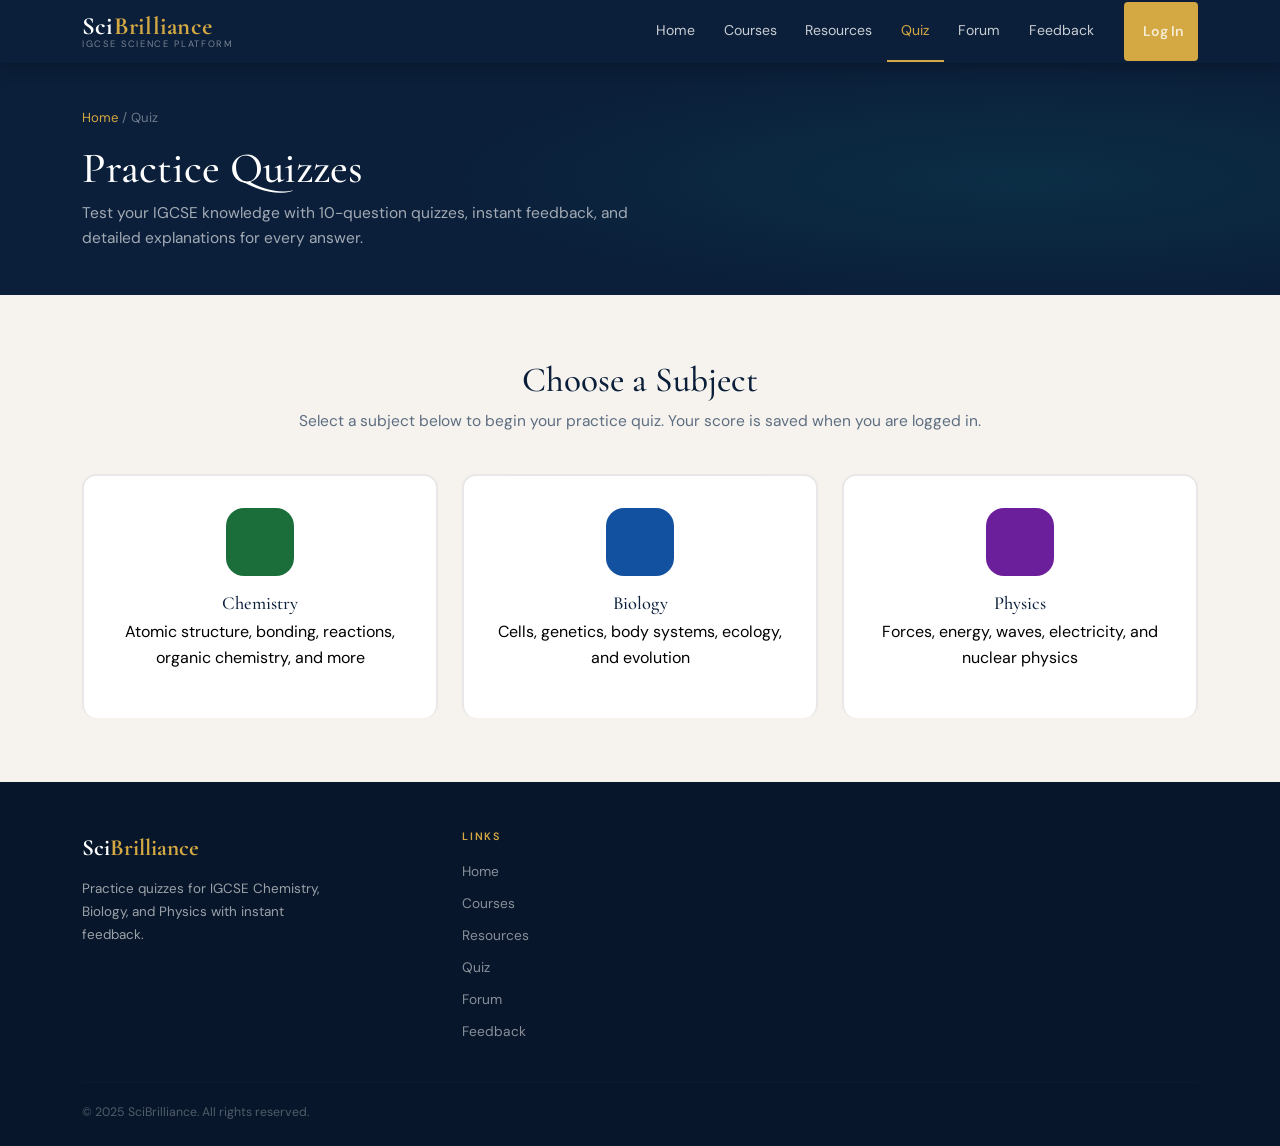
<file: quizzes.html>
<!DOCTYPE html>
<html lang="en">
<head>
  <meta charset="UTF-8" />
  <meta name="viewport" content="width=device-width, initial-scale=1.0" />
  <title>Quiz – SciBrilliance IGCSE</title>
  <meta name="description" content="Practice IGCSE Chemistry, Biology and Physics quizzes with instant feedback and explanations on SciBrilliance." />
  <link rel="stylesheet" href="https://cdnjs.cloudflare.com/ajax/libs/bootstrap/5.3.2/css/bootstrap.min.css" />
  <link rel="stylesheet" href="style.css" />
  <link href="https://fonts.googleapis.com/css2?family=Cormorant+Garamond:wght@500;600;700&family=DM+Sans:wght@300;400;500;600&display=swap" rel="stylesheet" />
  <style>
    /* CSS Styles preserved exactly as provided in your original file */
    :root{--navy:#0b1f3a;--navy2:#112d54;--teal:#0e8a8a;--teal-lt:#19b8b8;--gold:#d4a843;--gold-lt:#f0c96a;--cream:#f6f3ee;--white:#fff;--text:#1a2535;--muted:#5e6e82;--border:rgba(0,0,0,.09);--chem:#1b6e3a;--bio:#1250a0;--phys:#6b1f9b;--ok:#1b6e3a;--bad:#b71c1c}
    *,*::before,*::after{box-sizing:border-box;margin:0;padding:0}html{scroll-behavior:smooth}
    body{font-family:'DM Sans',sans-serif;color:var(--text);background:var(--white);line-height:1.6}
    h1,h2,h3,h4{font-family:'Cormorant Garamond',serif}
    .skip-link{position:absolute;top:-120px;left:1rem;background:var(--gold);color:var(--navy);padding:.5rem 1.2rem;border-radius:4px;font-weight:600;z-index:9999;transition:top .2s;text-decoration:none}.skip-link:focus{top:1rem}
    :focus-visible{outline:3px solid var(--gold);outline-offset:3px}
    .navbar{background:var(--navy);padding:0;min-height:62px;box-shadow:0 2px 16px rgba(0,0,0,.3)}
    .navbar-brand{padding:.85rem 0;text-decoration:none;display:flex;flex-direction:column;line-height:1}
    .brand-name{font-family:'Cormorant Garamond',serif;font-size:1.55rem;font-weight:700;color:var(--white)}.brand-name span{color:var(--gold)}
    .brand-tag{font-family:'DM Sans',sans-serif;font-size:.58rem;color:rgba(255,255,255,.45);text-transform:uppercase;letter-spacing:.18em;margin-top:2px}
    .navbar-nav .nav-link{color:rgba(255,255,255,.78)!important;font-size:.88rem;padding:1.15rem .9rem!important;border-bottom:2px solid transparent;transition:all .2s;white-space:nowrap}
    .navbar-nav .nav-link:hover,.navbar-nav .nav-link.active{color:var(--gold)!important;border-bottom-color:var(--gold)}
    .navbar-toggler{border:1px solid rgba(255,255,255,.3);padding:.35rem .6rem}
    .navbar-toggler-icon{background-image:url("data:image/svg+xml,%3csvg xmlns='http://www.w3.org/2000/svg' viewBox='0 0 30 30'%3e%3cpath stroke='rgba%28255,255,255,.8%29' stroke-linecap='round' stroke-miterlimit='10' stroke-width='2' d='M4 7h22M4 15h22M4 23h22'/%3e%3c/svg%3e")}
    .btn-login-nav{background:var(--gold)!important;color:var(--navy)!important;border-radius:4px!important;font-weight:600!important;padding:.42rem 1.2rem!important;font-size:.88rem!important;border:none!important;cursor:pointer;transition:background .2s;border-bottom:none!important}
    .page-banner{background:var(--navy);padding:2.75rem 0;position:relative;overflow:hidden}
    .banner-inner{position:relative;z-index:2}
    .page-banner h1{color:var(--white);font-size:clamp(1.8rem,4vw,2.7rem);margin-bottom:.4rem}
    .page-banner p{color:rgba(255,255,255,.62);font-size:.97rem;max-width:560px;margin:0}
    .breadcrumb-wrap{font-size:.82rem;margin-bottom:.9rem}
    .breadcrumb-wrap a{color:var(--gold);text-decoration:none}.breadcrumb-wrap span{color:rgba(255,255,255,.4)}
    .hub{padding:4rem 0;background:var(--cream)}
    .hub-title{font-size:clamp(1.6rem,3vw,2.2rem);color:var(--navy);margin-bottom:.5rem;text-align:center}
    .hub-sub{text-align:center;color:var(--muted);font-size:.97rem;margin-bottom:2.5rem}
    .pick-card{background:var(--white);border:2px solid var(--border);border-radius:14px;padding:2rem 1.5rem;text-align:center;cursor:pointer;transition:all .25s;width:100%;font-family:'DM Sans',sans-serif;border-bottom:none}
    .pick-card:hover{transform:translateY(-5px);box-shadow:0 12px 30px rgba(0,0,0,.12)}
    .pc-icon{width:68px;height:68px;border-radius:18px;display:flex;align-items:center;justify-content:center;font-size:1.8rem;margin:0 auto 1rem;color:var(--white)}
    .pick-card h3{font-size:1.15rem;color:var(--navy);margin-bottom:.35rem}
    .arena{padding:4rem 0;display:none}
    .arena-inner{max-width:700px;margin:0 auto}
    .arena-top{display:flex;align-items:center;justify-content:space-between;flex-wrap:wrap;gap:.75rem;margin-bottom:1.25rem}
    .subj-badge{padding:.32rem .9rem;border-radius:20px;font-size:.8rem;font-weight:700;color:var(--white)}
    .q-meta{font-size:.87rem;color:var(--muted)}
    .btn-exit{background:transparent;border:1.5px solid rgba(0,0,0,.18);border-radius:6px;padding:.38rem .9rem;font-size:.82rem;cursor:pointer;font-family:'DM Sans',sans-serif;color:var(--muted);transition:all .2s}
    .btn-exit:hover{border-color:var(--bad);color:var(--bad)}
    .prog-track{height:6px;border-radius:8px;background:rgba(0,0,0,.08);margin-bottom:1.75rem;overflow:hidden}
    .prog-fill{height:100%;border-radius:8px;transition:width .35s ease}
    .q-card{background:var(--white);border:1px solid var(--border);border-radius:14px;padding:2rem;box-shadow:0 2px 16px rgba(0,0,0,.06)}
    .q-num{font-size:.72rem;text-transform:uppercase;letter-spacing:.12em;color:var(--muted);font-weight:600;margin-bottom:.5rem}
    .q-text{font-family:'Cormorant Garamond',serif;font-size:1.18rem;color:var(--navy);line-height:1.55;margin-bottom:1.5rem}
    .opt-btn{width:100%;text-align:left;padding:.85rem 1.2rem;border:2px solid var(--border);border-radius:10px;background:var(--white);font-family:'DM Sans',sans-serif;font-size:.93rem;color:var(--text);cursor:pointer;transition:all .2s;margin-bottom:.6rem;display:flex;align-items:center;gap:.85rem}
    .opt-btn.correct{border-color:var(--ok);background:rgba(27,110,58,.07);color:var(--ok);font-weight:600}
    .opt-btn.wrong{border-color:var(--bad);background:rgba(183,28,28,.06);color:var(--bad)}
    .opt-ind{width:30px;height:30px;border-radius:50%;border:2px solid rgba(0,0,0,.14);display:flex;align-items:center;justify-content:center;font-size:.78rem;font-weight:700;flex-shrink:0}
    .exp-box{background:rgba(14,138,138,.06);border:1px solid rgba(14,138,138,.18);border-radius:9px;padding:1rem 1.2rem;margin-top:1rem;font-size:.88rem;color:var(--navy);line-height:1.65;display:none}
    .btn-next{margin-top:1.25rem;padding:.65rem 1.75rem;border-radius:8px;border:none;font-weight:700;font-size:.93rem;cursor:pointer;transition:all .2s;display:none;font-family:'DM Sans',sans-serif;color:var(--white)}
    .results{padding:4rem 0;background:var(--cream);display:none}
    .res-card{background:var(--white);border-radius:16px;padding:2.5rem;text-align:center;box-shadow:0 4px 24px rgba(0,0,0,.1);max-width:520px;margin:0 auto}
    .score-ring{width:118px;height:118px;border-radius:50%;display:flex;flex-direction:column;align-items:center;justify-content:center;margin:0 auto 1.25rem;color:var(--white)}
    .ring-pct{font-family:'Cormorant Garamond',serif;font-size:2.2rem;font-weight:700}
    .res-stats{display:flex;justify-content:center;gap:2.5rem;margin-bottom:1.75rem;flex-wrap:wrap}
    .btn-res{padding:.7rem 1.6rem;border-radius:8px;border:none;font-weight:700;font-size:.9rem;cursor:pointer;transition:all .2s;margin:.3rem;font-family:'DM Sans',sans-serif;text-decoration:none;display:inline-block}
    footer{background:#07162a;color:rgba(255,255,255,.6);padding:3rem 0 1.5rem}
    .foot-brand{font-family:'Cormorant Garamond',serif;font-size:1.45rem;font-weight:700;color:var(--white)}.foot-brand span{color:var(--gold)}
    .btn-mpri{background:var(--navy);color:var(--white);border:none;border-radius:6px;font-weight:600;padding:.65rem;font-family:'DM Sans',sans-serif;font-size:.9rem;transition:background .2s;width:100%}
    .btn-msec{background:transparent;color:var(--navy);border:1.5px solid rgba(0,0,0,.18);border-radius:6px;font-weight:500;padding:.62rem;font-family:'DM Sans',sans-serif;font-size:.9rem;transition:all .2s;width:100%}
  </style>
</head>
<body>
<a href="#main-content" class="skip-link">Skip to main content</a>

<header class="navbar navbar-expand-lg sticky-top" role="banner">
  <div class="container">
    <a class="navbar-brand" href="index.html" aria-label="SciBrilliance – Home">
      <span class="brand-name">Sci<span>Brilliance</span></span>
      <span class="brand-tag">IGCSE Science Platform</span>
    </a>
    <button class="navbar-toggler" type="button" data-bs-toggle="collapse" data-bs-target="#mainNav" aria-controls="mainNav" aria-expanded="false" aria-label="Toggle navigation">
      <span class="navbar-toggler-icon"></span>
    </button>
    <nav class="collapse navbar-collapse" id="mainNav" aria-label="Global navigation">
      <ul class="navbar-nav ms-auto mb-2 mb-lg-0 align-items-lg-center">
        <li class="nav-item"><a class="nav-link" href="index.html">Home</a></li>
        <li class="nav-item"><a class="nav-link" href="courses.html">Courses</a></li>
        <li class="nav-item"><a class="nav-link" href="resources.html">Resources</a></li>
        <li class="nav-item"><a class="nav-link active" aria-current="page" href="quiz.html">Quiz</a></li>
        <li class="nav-item"><a class="nav-link" href="forum.html">Forum</a></li>
        <li class="nav-item"><a class="nav-link" href="feedback.html">Feedback</a></li>
        <li class="nav-item ms-lg-3">
          <button class="nav-link btn-login-nav" id="auth-btn" data-bs-toggle="modal" data-bs-target="#loginModal">
            <i class="fa fa-user me-1" aria-hidden="true"></i>Log In
          </button>
        </li>
      </ul>
    </nav>
  </div>
</header>

<section class="page-banner" aria-labelledby="banner-heading">
  <div class="container banner-inner">
    <nav class="breadcrumb-wrap" aria-label="Breadcrumb">
      <a href="index.html">Home</a> <span> / Quiz</span>
    </nav>
    <h1 id="banner-heading">Practice Quizzes</h1>
    <p>Test your IGCSE knowledge with 10-question quizzes, instant feedback, and detailed explanations for every answer.</p>
  </div>
</section>

<main id="main-content">

  <section class="hub" id="hub-section" aria-labelledby="hub-heading">
    <div class="container">
      <h2 class="hub-title" id="hub-heading">Choose a Subject</h2>
      <p class="hub-sub">Select a subject below to begin your practice quiz. Your score is saved when you are logged in.</p>
      <div class="row g-4 justify-content-center">
        <div class="col-sm-6 col-lg-4">
          <button class="pick-card" onclick="startQuiz('chemistry')" aria-label="Start Chemistry quiz">
            <div class="pc-icon" style="background:var(--chem)" aria-hidden="true"><i class="fa fa-flask"></i></div>
            <h3>Chemistry</h3>
            <p>Atomic structure, bonding, reactions, organic chemistry, and more</p>
          </button>
        </div>
        <div class="col-sm-6 col-lg-4">
          <button class="pick-card" onclick="startQuiz('biology')" aria-label="Start Biology quiz">
            <div class="pc-icon" style="background:var(--bio)" aria-hidden="true"><i class="fa fa-dna"></i></div>
            <h3>Biology</h3>
            <p>Cells, genetics, body systems, ecology, and evolution</p>
          </button>
        </div>
        <div class="col-sm-6 col-lg-4">
          <button class="pick-card" onclick="startQuiz('physics')" aria-label="Start Physics quiz">
            <div class="pc-icon" style="background:var(--phys)" aria-hidden="true"><i class="fa fa-atom"></i></div>
            <h3>Physics</h3>
            <p>Forces, energy, waves, electricity, and nuclear physics</p>
          </button>
        </div>
      </div>
    </div>
  </section>

  <section class="arena" id="arena-section" aria-label="Active quiz arena">
    <div class="container">
      <div class="arena-inner">
        <header class="arena-top">
          <div class="d-flex align-items-center gap-2">
            <span class="subj-badge" id="arena-badge" aria-label="Selected Subject"></span>
            <span class="q-meta" id="arena-meta" aria-live="polite"></span>
          </div>
          <button class="btn-exit" onclick="exitQuiz()" aria-label="Exit quiz">
            <i class="fa fa-xmark me-1" aria-hidden="true"></i>Exit Quiz
          </button>
        </header>

        <div class="prog-track" role="progressbar" aria-label="Quiz progress" aria-valuemin="0" aria-valuemax="100" aria-valuenow="0" id="prog-wrap">
          <div class="prog-fill" id="prog-fill" style="width:0%"></div>
        </div>

        <article class="q-card">
          <div class="q-num" id="q-num" aria-live="polite"></div>
          <h2 class="q-text" id="q-text"></h2>
          <div id="q-options" role="radiogroup" aria-labelledby="q-text"></div>
          
          <aside class="exp-box" id="exp-box" aria-live="polite"></aside>
          
          <button class="btn-next" id="btn-next" onclick="nextQ()">
            Next Question <i class="fa fa-arrow-right ms-1" aria-hidden="true"></i>
          </button>
        </article>
      </div>
    </div>
  </section>

  <section class="results" id="results-section" aria-labelledby="res-title">
    <div class="container">
      <article class="res-card">
        <div class="score-ring" id="score-ring" role="img" aria-label="Score visualization"></div>
        <h2 id="res-title">Quiz Complete!</h2>
        <p id="res-msg"></p>
        
        <div class="res-stats" aria-label="Final Statistics">
          <div class="rs-item"><div class="val" id="res-correct" style="color:var(--ok)">0</div><div class="lbl">Correct</div></div>
          <div class="rs-item"><div class="val" id="res-wrong" style="color:var(--bad)">0</div><div class="lbl">Incorrect</div></div>
          <div class="rs-item"><div class="val" id="res-pct" style="color:var(--navy)">0%</div><div class="lbl">Score</div></div>
        </div>

        <nav aria-label="Result actions">
          <button class="btn-res" id="retry-btn" onclick="retryQuiz()" style="background:var(--teal);color:var(--white)">Try Again</button>
          <button class="btn-res" onclick="exitQuiz()" style="background:var(--gold);color:var(--navy)">Choose Subject</button>
          <a href="resources.html" class="btn-res" style="background:var(--navy);color:var(--white)">Review Notes</a>
        </nav>
      </article>
    </div>
  </section>

</main>

<footer role="contentinfo">
  <div class="container">
    <div class="row gy-4">
      <div class="col-lg-4">
        <div class="foot-brand">Sci<span>Brilliance</span></div>
        <p class="foot-desc">Practice quizzes for IGCSE Chemistry, Biology, and Physics with instant feedback.</p>
      </div>
      <div class="col-6 col-lg-2">
        <h5>Links</h5>
        <ul>
          <li><a href="index.html">Home</a></li>
          <li><a href="courses.html">Courses</a></li>
          <li><a href="resources.html">Resources</a></li>
          <li><a href="quiz.html">Quiz</a></li>
          <li><a href="Forum.html">Forum</a></li>
          <li><a href="Feedback.html">Feedback</a></li>
        </ul>
      </div>
    </div>
    <hr class="foot-divider"/>
    <p class="foot-copy mb-0">© 2025 SciBrilliance. All rights reserved.</p>
  </div>
</footer>

<div class="modal fade" id="loginModal" tabindex="-1" aria-labelledby="loginModalLabel" aria-hidden="true">
  <div class="modal-dialog modal-dialog-centered">
    <div class="modal-content border-0">
      <header class="modal-header">
        <h2 class="modal-title" id="loginModalLabel">Account</h2>
        <button type="button" class="btn-close" data-bs-dismiss="modal" aria-label="Close"></button>
      </header>
      <div class="modal-body">
        <nav class="d-flex gap-2 mb-4" role="tablist">
          <button id="tab-login-btn" class="btn-mpri btn" onclick="showTab('login')">Log In</button>
          <button id="tab-reg-btn" class="btn-msec btn" onclick="showTab('register')">Register</button>
        </nav>
        <div id="panel-login">
          <div id="login-err" class="alert alert-danger d-none py-2 mb-3"></div>
          <div class="mb-3"><label class="form-label">Email</label><input type="email" id="l-email" class="form-control" /></div>
          <div class="mb-3"><label class="form-label">Password</label><input type="password" id="l-pass" class="form-control" /></div>
          <button class="btn-mpri btn" onclick="doLogin()">Log In</button>
        </div>
        <div id="panel-register" class="d-none">
          <div id="reg-err" class="alert alert-danger d-none py-2 mb-3"></div>
          <div class="mb-3"><label class="form-label">Name</label><input type="text" id="r-name" class="form-control" /></div>
          <div class="mb-3"><label class="form-label">Email</label><input type="email" id="r-email" class="form-control" /></div>
          <div class="mb-3"><label class="form-label">Password</label><input type="password" id="r-pass" class="form-control" /></div>
          <div class="mb-3"><label class="form-label">Confirm</label><input type="password" id="r-pass2" class="form-control" /></div>
          <button class="btn-mpri btn" onclick="doRegister()">Create Account</button>
        </div>
      </div>
    </div>
  </div>
</div>

<script src="https://cdnjs.cloudflare.com/ajax/libs/bootstrap/5.3.2/js/bootstrap.bundle.min.js"></script>
<script>
const QS = {
  chemistry:[
    {q:'What is the atomic number of Carbon?',o:['4','6','8','12'],a:1,e:'Carbon has 6 protons.'},
    {q:'Which bond involves electron transfer?',o:['Covalent','Metallic','Ionic','Hydrogen'],a:2,e:'Ionic bonding is the transfer of electrons.'},
    {q:'pH of a neutral solution at 25°C?',o:['0','7','10','14'],a:1,e:'Neutral is 7.'},
    {q:'Which electrode do cations move to?',o:['Anode','Cathode','Both','Neither'],a:1,e:'Cations go to the negative cathode.'},
    {q:'Conditions for Haber process?',o:['300°C, 100atm','450°C, 200atm','600°C, 50atm','200°C, 500atm'],a:1,e:'450°C and 200atm.'},
    {q:'Which reaction releases heat?',o:['Endothermic','Exothermic','Reversible','Decomposition'],a:1,e:'Exothermic releases heat.'},
    {q:'General formula for alkanes?',o:['CnH2n','CnH2n+2','CnH2n-2','CnH2n+1OH'],a:1,e:'CnH2n+2.'},
    {q:'Molar mass of water (H2O)?',o:['16g/mol','18g/mol','20g/mol','34g/mol'],a:1,e:'2(1)+16=18.'},
    {q:'Gas produced at anode in dilute H2SO4?',o:['Hydrogen','Chlorine','Oxygen','CO2'],a:2,e:'Oxygen is produced.'},
    {q:'What does Le Chatelier\'s principle state?',o:['Progress to completion','Shift to oppose change','Temperature increases yield','Catalysts shift eq'],a:1,e:'Equilibrium shifts to oppose change.'},
    {q:'Which is a transition metal?',o:['Sodium','Potassium','Iron','Calcium'],a:2,e:'Iron is a transition metal.'},
    {q:'What are isotopes?',o:['Same P, Diff N','Same N, Diff P','Same P+N','Diff elements'],a:0,e:'Isotopes have same protons but different neutrons.'},
    {q:'What is the formula for sulfuric acid?',o:['HCl','HNO3','H2SO4','H2CO3'],a:2,e:'H2SO4.'},
    {q:'Which gas is diatomic?',o:['Helium','Neon','Oxygen','Argon'],a:2,e:'Oxygen (O2) is diatomic.'},
    {q:'What is rusting?',o:['Oxidation','Reduction','Neutralization','Distillation'],a:0,e:'Rusting is iron oxidation.'},
    {q:'What does a catalyst do?',o:['Slows reaction','Changes equilibrium','Lowers activation energy','Increases product'],a:2,e:'Catalysts lower activation energy.'},
    {q:'Most reactive halogen?',o:['Fluorine','Chlorine','Bromine','Iodine'],a:0,e:'Fluorine is the most reactive.'},
    {q:'What is a hydrocarbon?',o:['C and H only','C, H, O','C and O','H and O'],a:0,e:'Hydrocarbons contain only Carbon and Hydrogen.'}
  ],
  biology:[
    {q:'Site of photosynthesis?',o:['Mitochondria','Ribosome','Chloroplast','Nucleus'],a:2,e:'Chloroplasts contain chlorophyll.'},
    {q:'Equation for aerobic respiration?',o:['Glucose+Water','Glucose+Oxygen','CO2+Water','Glucose only'],a:1,e:'Glucose+Oxygen.'},
    {q:'Vessel carrying blood from heart to body?',o:['Pulm. artery','Vena cava','Aorta','Pulm. vein'],a:2,e:'Aorta.'},
    {q:'Process for water moving across membrane?',o:['Active transport','Diffusion','Osmosis','Filtration'],a:2,e:'Osmosis.'},
    {q:'DNA base pairing?',o:['A-G; T-C','A-T; G-C','A-C; G-T','Any'],a:1,e:'A-T and G-C.'},
    {q:'Role of enzymes?',o:['Provide energy','Biological catalysts','Transport','Storage'],a:1,e:'Biological catalysts.'},
    {q:'Phenotype ratio Aa x Aa?',o:['1:1','3:1','1:2:1','All dominant'],a:1,e:'3:1.'},
    {q:'Tissue transporting water?',o:['Phloem','Xylem','Mesophyll','Epidermis'],a:1,e:'Xylem.'},
    {q:'Anaerobic product in muscles?',o:['Ethanol','Glucose','Lactic acid','Water'],a:2,e:'Lactic acid.'},
    {q:'Hormone decreasing blood glucose?',o:['Glucagon','Adrenaline','Insulin','ADH'],a:2,e:'Insulin.'},
    {q:'Unit of energy in food?',o:['Joule','Watt','Volt','Amp'],a:0,e:'Joules.'},
    {q:'Which is an autotroph?',o:['Human','Fungi','Plant','Bacteria'],a:2,e:'Plants make their own food.'},
    {q:'What carries oxygen in blood?',o:['Plasma','WBC','Platelets','RBC'],a:3,e:'Haemoglobin in RBCs.'},
    {q:'Component of cell wall?',o:['Protein','Cellulose','Fat','Water'],a:1,e:'Cellulose.'},
    {q:'Process of cell division?',o:['Mitosis','Osmosis','Diffusion','Active transport'],a:0,e:'Mitosis.'},
    {q:'Where is bile produced?',o:['Liver','Stomach','Pancreas','Small intestine'],a:0,e:'The liver produces bile.'},
    {q:'What detects light in the eye?',o:['Lens','Retina','Iris','Cornea'],a:1,e:'Retina.'},
    {q:'Which is a fungal disease?',o:['Flu','Athlete\'s foot','Cholera','Malaria'],a:1,e:'Athlete\'s foot.'}
  ],
  physics:[
    {q:'Newton\'s Second Law?',o:['F=mv','F=ma','F=m/a','F=v/t'],a:1,e:'F=ma.'},
    {q:'SI unit of resistance?',o:['Volt','Ampere','Ohm','Watt'],a:2,e:'Ohms.'},
    {q:'Wave type needing medium?',o:['Light','Gamma','Sound','X-rays'],a:2,e:'Sound.'},
    {q:'If frequency doubles, wavelength...?',o:['Doubles','Halves','Stays same','Quadruples'],a:1,e:'Halves.'},
    {q:'Conservation of energy?',o:['Energy created','Energy destroyed','Only transferred','Always increases'],a:2,e:'Transferred only.'},
    {q:'What is half-life?',o:['All decay','Half decay','Zero activity','Non-radioactive'],a:1,e:'Time for half to decay.'},
    {q:'What is constant during refraction?',o:['Speed','Wavelength','Frequency','Direction'],a:2,e:'Frequency.'},
    {q:'Highest frequency EM radiation?',o:['Radio','Visible','X-rays','Gamma'],a:3,e:'Gamma.'},
    {q:'Parallel circuit voltage?',o:['Current','Resistance','Voltage','Power'],a:2,e:'Voltage is same.'},
    {q:'Boyle\'s Law?',o:['P ∝ V','P × V = constant','V ∝ T','P ∝ T'],a:1,e:'P*V is constant.'},
    {q:'Which force opposes motion?',o:['Gravity','Friction','Weight','Tension'],a:1,e:'Friction.'},
    {q:'What is power?',o:['Energy/Time','Force*Dist','Work*Time','Mass*Acc'],a:0,e:'Energy/Time.'},
    {q:'Which is a vector?',o:['Speed','Distance','Velocity','Mass'],a:2,e:'Velocity.'},
    {q:'What is absolute zero?',o:['0°C','0K','100K','273°C'],a:1,e:'0K.'},
    {q:'Speed of light?',o:['3e8 m/s','3e5 m/s','1e8 m/s','3e6 m/s'],a:0,e:'300,000 km/s.'},
    {q:'Which circuit uses ammeter?',o:['Series','Parallel','Both','None'],a:2,e:'Both.'},
    {q:'Charge of an electron?',o:['Positive','Negative','Neutral','Variable'],a:1,e:'Negative.'},
    {q:'What reflects light?',o:['Mirror','Lens','Glass','Prism'],a:0,e:'Mirrors reflect.'}
  ]
};

const COLORS = {chemistry:'var(--chem)',biology:'var(--bio)',physics:'var(--phys)'};
const LABELS = {chemistry:'Chemistry',biology:'Biology',physics:'Physics'};
let subj=null, qs=[], qi=0, score=0, answered=false;

function shuffle(a){for(let i=a.length-1;i>0;i--){const j=Math.floor(Math.random()*(i+1));[a[i],a[j]]=[a[j],a[i]]}return a}

function startQuiz(s){
  subj=s; qs=shuffle([...QS[s]]).slice(0,10); qi=0; score=0; answered=false;
  document.getElementById('hub-section').style.display='none';
  document.getElementById('results-section').style.display='none';
  document.getElementById('arena-section').style.display='block';
  const badge=document.getElementById('arena-badge');
  badge.textContent=LABELS[s]; badge.style.background=COLORS[s];
  document.getElementById('prog-fill').style.background=COLORS[s];
  document.getElementById('btn-next').style.background=COLORS[s];
  renderQ();
  document.getElementById('arena-section').scrollIntoView({behavior:'smooth'});
}

function renderQ(){
  answered=false;
  const q=qs[qi];
  document.getElementById('q-num').textContent=`Question ${qi+1} of ${qs.length}`;
  document.getElementById('arena-meta').textContent=`Score: ${score}/${qi}`;
  document.getElementById('prog-fill').style.width=((qi/qs.length)*100)+'%';
  document.getElementById('q-text').textContent=q.q;
  const el=document.getElementById('q-options'); el.innerHTML='';
  q.o.forEach((opt,i)=>{
    const btn=document.createElement('button');
    btn.className='opt-btn'; btn.innerHTML=`<span class="opt-ind">${String.fromCharCode(65+i)}</span><span>${opt}</span>`;
    btn.onclick=()=>pick(i,btn);
    el.appendChild(btn);
  });
  document.getElementById('exp-box').style.display='none';
  document.getElementById('btn-next').style.display='none';
}

function pick(idx,btn){
  if(answered)return; answered=true;
  const q=qs[qi];
  const opts=document.querySelectorAll('.opt-btn');
  opts.forEach(b=>b.disabled=true);
  const ind=btn.querySelector('.opt-ind');
  if(idx===q.a){
    btn.classList.add('correct');
    ind.innerHTML='<i class="fa fa-check"></i>'; score++;
  } else {
    btn.classList.add('wrong');
    ind.innerHTML='<i class="fa fa-xmark"></i>';
    const correct=opts[q.a];
    correct.classList.add('correct');
    correct.querySelector('.opt-ind').innerHTML='<i class="fa fa-check"></i>';
  }
  const exp=document.getElementById('exp-box');
  exp.innerHTML=`<strong>Explanation:</strong> ${q.e}`;
  exp.style.display='block';
  const nextBtn=document.getElementById('btn-next');
  nextBtn.textContent=(qi<qs.length-1)?'Next Question':'See Results';
  nextBtn.style.display='inline-block';
  document.getElementById('arena-meta').textContent=`Score: ${score}/${qi+1}`;
}

function nextQ(){qi++;if(qi>=qs.length){showResults();}else{renderQ();}}

function showResults(){
  document.getElementById('arena-section').style.display='none';
  document.getElementById('results-section').style.display='block';
  const pct=Math.round((score/qs.length)*100);
  const ring=document.getElementById('score-ring');
  ring.innerHTML=`<span class="ring-pct">${pct}%</span>`;
  ring.style.background=pct>=70?'var(--ok)':pct>=50?'var(--gold)':'var(--bad)';
  document.getElementById('res-correct').textContent=score;
  document.getElementById('res-wrong').textContent=qs.length-score;
  document.getElementById('res-pct').textContent=pct+'%';
  document.getElementById('res-title').textContent=pct>=80?'Excellent Work!':pct>=60?'Good Effort!':'Keep Practising!';
  document.getElementById('res-msg').textContent=pct>=80?'Strong command of this topic.':pct>=60?'Solid attempt. Review and try again.':'Don\'t be discouraged. Review the notes and try again.';
  document.getElementById('results-section').scrollIntoView({behavior:'smooth'});
}

function retryQuiz(){startQuiz(subj)}
function exitQuiz(){
  document.getElementById('arena-section').style.display='none';
  document.getElementById('results-section').style.display='none';
  document.getElementById('hub-section').style.display='block';
}

function showTab(t){const il=(t==='login');document.getElementById('panel-login').classList.toggle('d-none',!il);document.getElementById('panel-register').classList.toggle('d-none',il);}
function updateNav(){const s=JSON.parse(localStorage.getItem('sb_session'));if(s){const btn=document.getElementById('auth-btn');btn.innerHTML='<i class="fa fa-user-check me-1"></i>'+s.name.split(' ')[0];btn.removeAttribute('data-bs-toggle');btn.onclick=()=>location.reload()}}
updateNav();
</script>
</body>
</html>
</file>
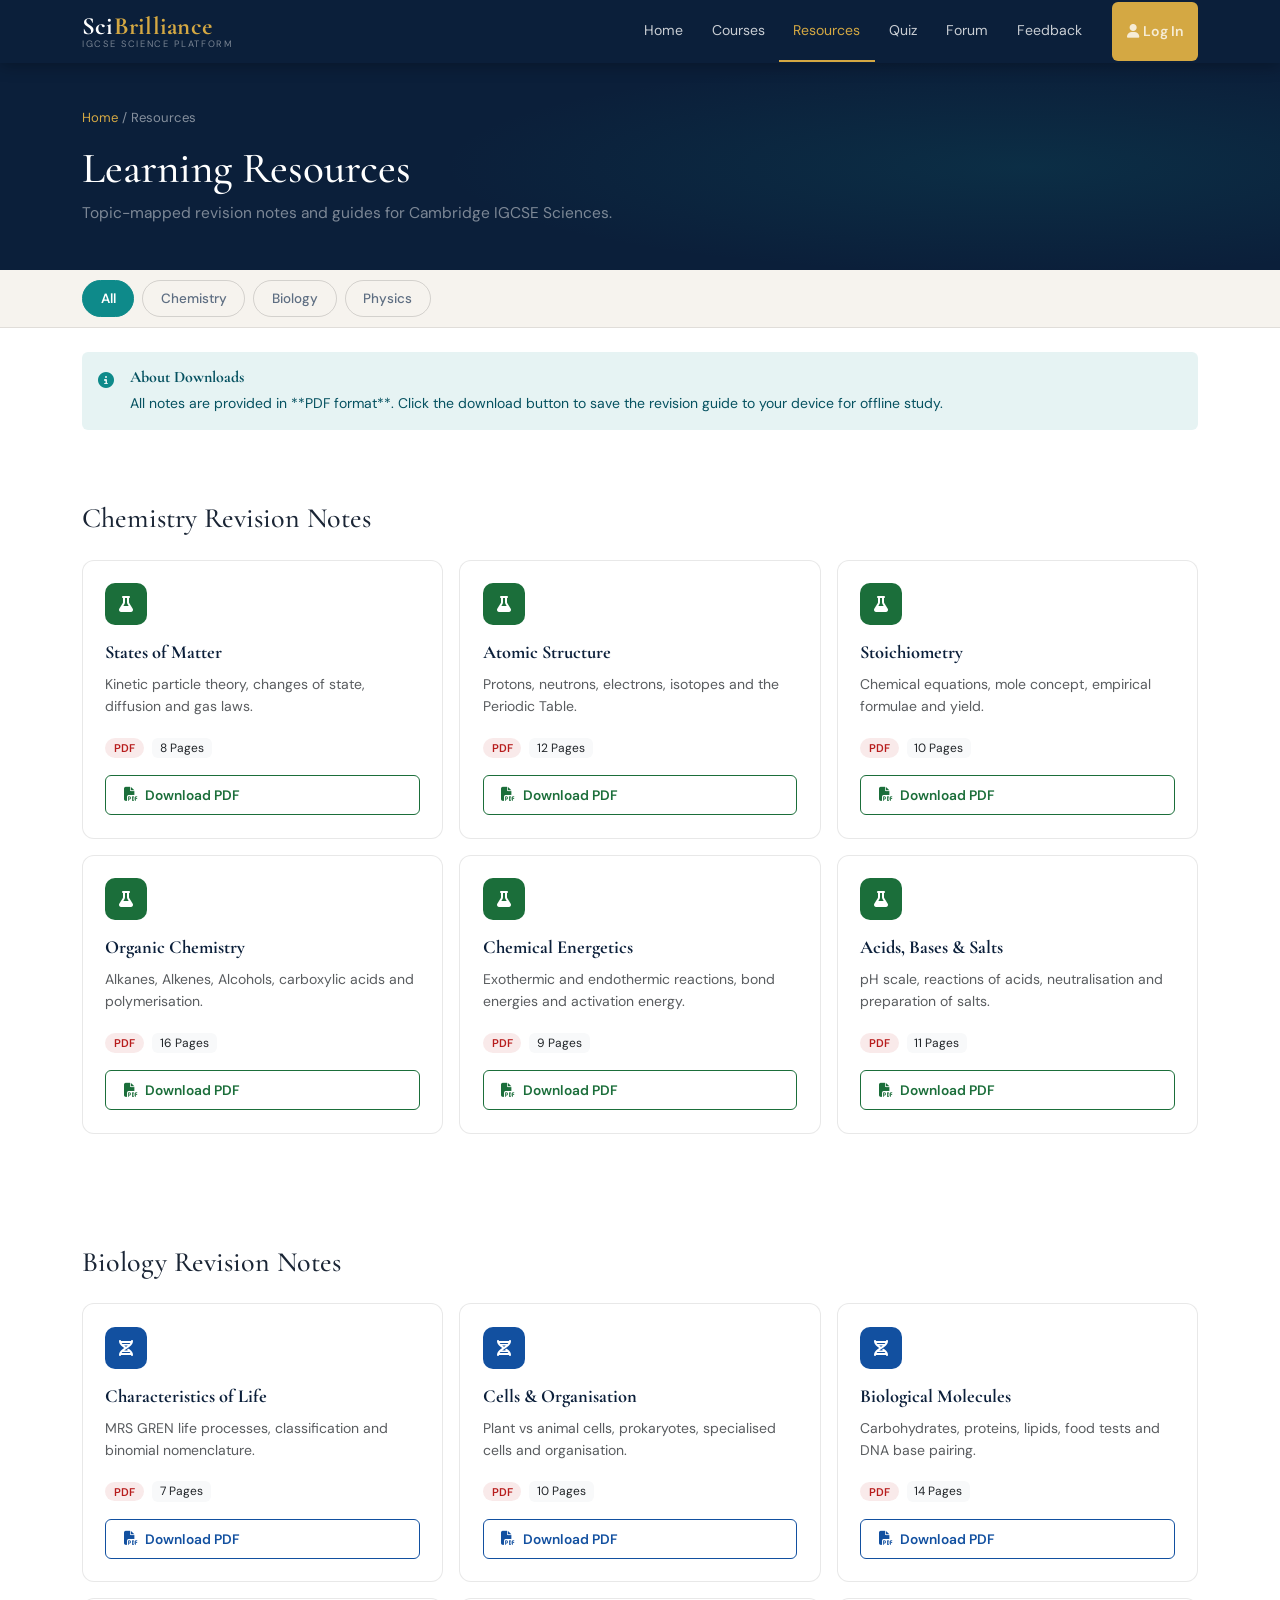
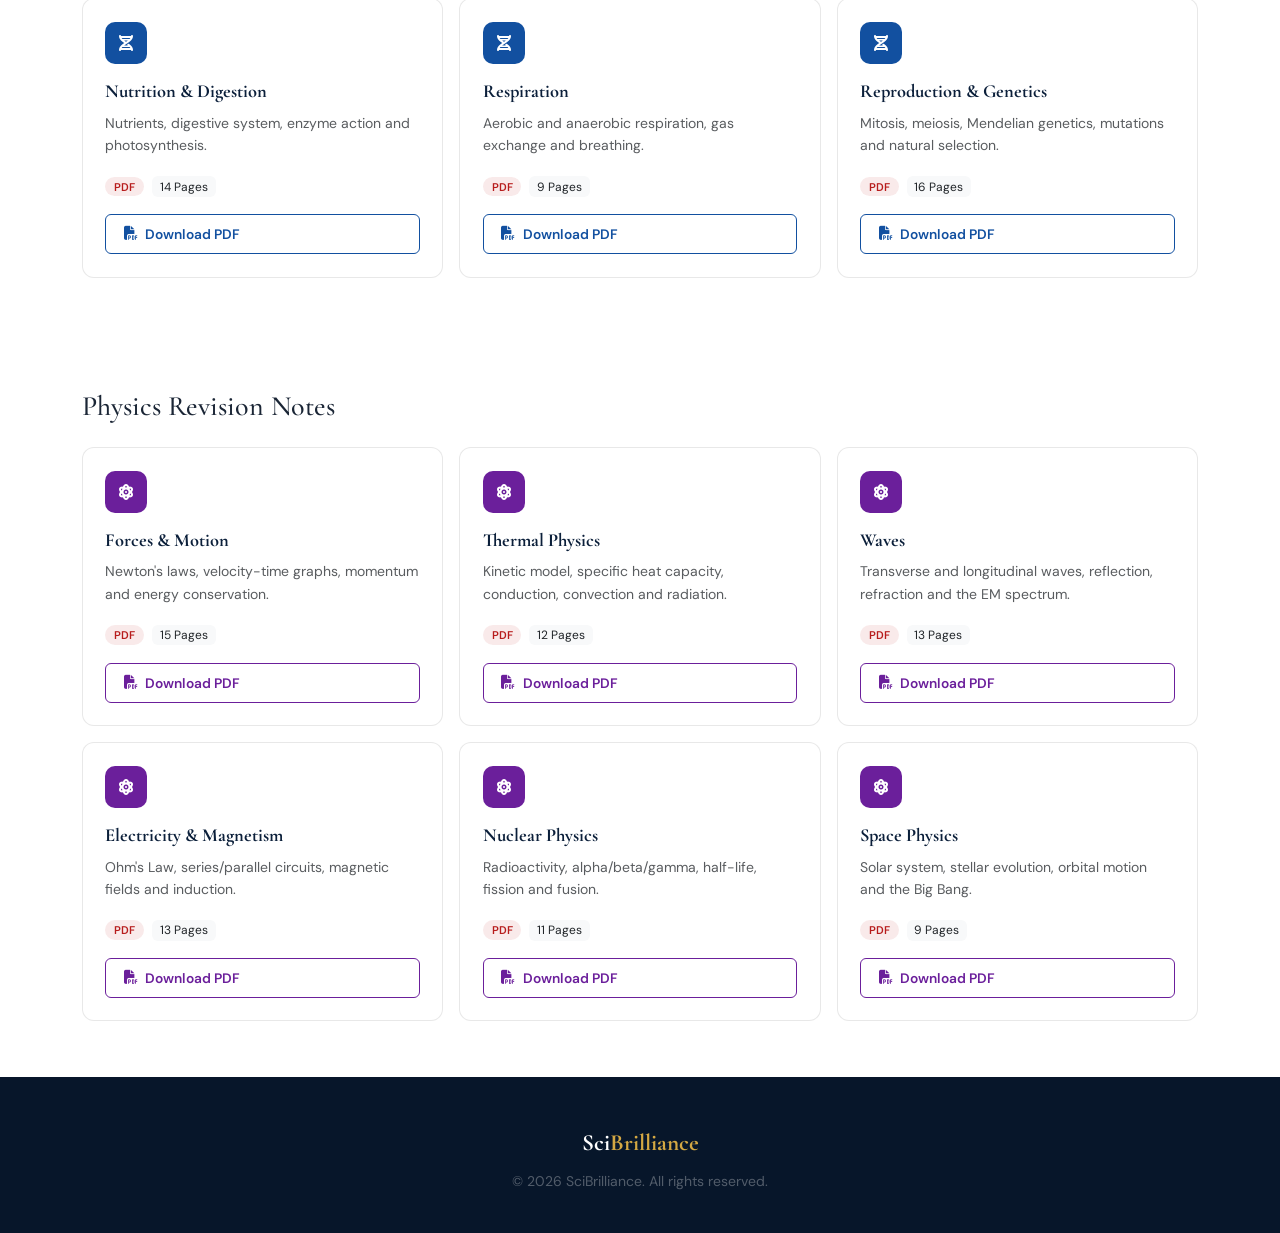
<file: resources.html>
<!DOCTYPE html>
<html lang="en">

<head>
  <meta charset="UTF-8" />
  <meta name="viewport" content="width=device-width, initial-scale=1.0" />
  <title>Resources – SciBrilliance IGCSE</title>
  <meta name="description"
    content="Download IGCSE Chemistry, Biology, and Physics revision notes, past paper questions, and study guides from SciBrilliance." />
  <link rel="stylesheet" href="https://cdnjs.cloudflare.com/ajax/libs/bootstrap/5.3.2/css/bootstrap.min.css" />
  <link rel="stylesheet" href="https://cdnjs.cloudflare.com/ajax/libs/font-awesome/6.5.0/css/all.min.css" />
  <link rel="stylesheet" href="style.css" />
  <link
    href="https://fonts.googleapis.com/css2?family=Cormorant+Garamond:wght@500;600;700&family=DM+Sans:wght@300;400;500;600&display=swap"
    rel="stylesheet" />
  <style>
    /* Root and Base Styles */
    :root {
      --navy: #0b1f3a;
      --navy2: #112d54;
      --teal: #0e8a8a;
      --teal-lt: #19b8b8;
      --gold: #d4a843;
      --gold-lt: #f0c96a;
      --cream: #f6f3ee;
      --white: #fff;
      --text: #1a2535;
      --muted: #5e6e82;
      --border: rgba(0, 0, 0, .09);
      --chem: #1b6e3a;
      --bio: #1250a0;
      --phys: #6b1f9b
    }

    *,
    *::before,
    *::after {
      box-sizing: border-box;
      margin: 0;
      padding: 0
    }

    html {
      scroll-behavior: smooth
    }

    body {
      font-family: 'DM Sans', sans-serif;
      color: var(--text);
      background: var(--white);
      line-height: 1.6
    }

    h1,
    h2,
    h3,
    h4 {
      font-family: 'Cormorant Garamond', serif
    }

    .skip-link {
      position: absolute;
      top: -120px;
      left: 1rem;
      background: var(--gold);
      color: var(--navy);
      padding: .5rem 1.2rem;
      border-radius: 4px;
      font-weight: 600;
      z-index: 9999;
      transition: top .2s;
      text-decoration: none
    }

    .skip-link:focus {
      top: 1rem
    }

    /* Navigation */
    .navbar {
      background: var(--navy);
      padding: 0;
      min-height: 62px;
      box-shadow: 0 2px 16px rgba(0, 0, 0, .3)
    }

    .navbar-brand {
      padding: .85rem 0;
      text-decoration: none;
      display: flex;
      flex-direction: column;
      line-height: 1
    }

    .brand-name {
      font-family: 'Cormorant Garamond', serif;
      font-size: 1.55rem;
      font-weight: 700;
      color: var(--white)
    }

    .brand-name span {
      color: var(--gold)
    }

    .brand-tag {
      font-family: 'DM Sans', sans-serif;
      font-size: .58rem;
      color: rgba(255, 255, 255, .45);
      text-transform: uppercase;
      letter-spacing: .18em;
      margin-top: 2px
    }

    .navbar-nav .nav-link {
      color: rgba(255, 255, 255, .78) !important;
      font-size: .88rem;
      padding: 1.15rem .9rem !important;
      border-bottom: 2px solid transparent;
      transition: all .2s
    }

    .navbar-nav .nav-link:hover,
    .navbar-nav .nav-link.active {
      color: var(--gold) !important;
      border-bottom-color: var(--gold)
    }

    .btn-login-nav {
      background: var(--gold) !important;
      color: var(--navy) !important;
      border-radius: 4px;
      font-weight: 600;
      padding: .42rem 1.2rem !important;
      font-size: .88rem !important;
      border: none
    }

    /* Hero Banner */
    .page-banner {
      background: var(--navy);
      padding: 2.75rem 0;
      position: relative;
      overflow: hidden;
      color: var(--white)
    }

    .page-banner h1 {
      font-size: clamp(1.8rem, 4vw, 2.7rem);
      margin-bottom: .4rem
    }

    .breadcrumb-wrap {
      font-size: .82rem;
      margin-bottom: .9rem
    }

    .breadcrumb-wrap a {
      color: var(--gold);
      text-decoration: none
    }

    /* Filters */
    .filter-bar {
      background: var(--cream);
      border-bottom: 1px solid var(--border);
      padding: .65rem 0;
      position: sticky;
      top: 62px;
      z-index: 100
    }

    .fbtn {
      padding: .42rem 1.1rem;
      border: 1.5px solid rgba(0, 0, 0, .14);
      border-radius: 20px;
      background: transparent;
      font-size: .84rem;
      color: var(--muted);
      cursor: pointer;
      transition: all .2s
    }

    .fbtn.active {
      background: var(--teal);
      border-color: var(--teal);
      color: var(--white)
    }

    /* Resource Cards */
    .res-section {
      padding: 3.5rem 0
    }

    .res-card {
      background: var(--white);
      border: 1px solid var(--border);
      border-radius: 12px;
      padding: 1.4rem;
      height: 100%;
      transition: all .22s;
      display: flex;
      flex-direction: column
    }

    .res-card:hover {
      box-shadow: 0 8px 24px rgba(0, 0, 0, .1);
      transform: translateY(-3px)
    }

    .rc-icon {
      width: 42px;
      height: 42px;
      border-radius: 10px;
      display: flex;
      align-items: center;
      justify-content: center;
      color: var(--white);
      margin-bottom: 1rem
    }

    .rc-title {
      font-family: 'Cormorant Garamond', serif;
      font-size: 1.15rem;
      font-weight: 700;
      color: var(--navy)
    }

    .rtag {
      font-size: .7rem;
      padding: .18rem .55rem;
      border-radius: 10px;
      font-weight: 600;
      margin-right: 4px
    }

    .rtag-pdf {
      background: rgba(183, 28, 28, .09);
      color: #b71c1c
    }

    .btn-dl {
      display: inline-flex;
      align-items: center;
      gap: .45rem;
      padding: .5rem 1.1rem;
      border-radius: 6px;
      font-weight: 600;
      font-size: .86rem;
      text-decoration: none;
      border: 1.5px solid;
      background: transparent;
      margin-top: auto
    }

    .bd-chem {
      border-color: var(--chem);
      color: var(--chem)
    }

    .bd-chem:hover {
      background: var(--chem);
      color: white
    }

    .bd-bio {
      border-color: var(--bio);
      color: var(--bio)
    }

    .bd-bio:hover {
      background: var(--bio);
      color: white
    }

    .bd-phys {
      border-color: var(--phys);
      color: var(--phys)
    }

    .bd-phys:hover {
      background: var(--phys);
      color: white
    }

    /* Toast */
    .dl-toast {
      position: fixed;
      bottom: 1.5rem;
      right: 1.5rem;
      background: var(--navy);
      color: white;
      padding: .75rem 1.25rem;
      border-radius: 8px;
      display: none;
      z-index: 9999;
      border-left: 4px solid var(--gold)
    }

    footer {
      background: #07162a;
      color: rgba(255, 255, 255, .6);
      padding: 3rem 0 1.5rem
    }
  </style>
</head>

<body>

  <a href="#main-content" class="skip-link">Skip to main content</a>

  <header>
    <nav class="navbar navbar-expand-lg sticky-top" role="navigation" aria-label="Main navigation">
      <div class="container">
        <a class="navbar-brand" href="index.html">
          <span class="brand-name">Sci<span>Brilliance</span></span>
          <span class="brand-tag">IGCSE Science Platform</span>
        </a>
        <button class="navbar-toggler" type="button" data-bs-toggle="collapse" data-bs-target="#mainNav"
          aria-controls="mainNav" aria-expanded="false" aria-label="Toggle navigation">
          <span class="navbar-toggler-icon"></span>
        </button>
        <div class="collapse navbar-collapse" id="mainNav">
          <ul class="navbar-nav ms-auto align-items-lg-center">
            <li class="nav-item"><a class="nav-link" href="index.html">Home</a></li>
            <li class="nav-item"><a class="nav-link" href="courses.html">Courses</a></li>
            <li class="nav-item"><a class="nav-link active" aria-current="page" href="resources.html">Resources</a></li>
            <li class="nav-item"><a class="nav-link" href="quiz.html">Quiz</a></li>
            <li class="nav-item"><a class="nav-link" href="forum.html">Forum</a></li>
            <li class="nav-item"><a class="nav-link" href="feedback.html">Feedback</a></li>
            <li class="nav-item ms-lg-3">
              <button class="btn-login-nav nav-link" id="auth-btn" data-bs-toggle="modal" data-bs-target="#loginModal">
                <i class="fa fa-user me-1"></i>Log In
              </button>
            </li>
          </ul>
        </div>
      </div>
    </nav>

    <div class="page-banner">
      <div class="container">
        <nav class="breadcrumb-wrap" aria-label="Breadcrumb">
          <a href="index.html">Home</a> <span class="text-white-50"> / Resources</span>
        </nav>
        <h1>Learning Resources</h1>
        <p class="opacity-75">Topic-mapped revision notes and guides for Cambridge IGCSE Sciences.</p>
      </div>
    </div>
  </header>

  <nav class="filter-bar" role="navigation" aria-label="Resource filters">
    <div class="container d-flex gap-2">
      <button class="fbtn active" onclick="filterRes('all',this)">All</button>
      <button class="fbtn" onclick="filterRes('chem',this)">Chemistry</button>
      <button class="fbtn" onclick="filterRes('bio',this)">Biology</button>
      <button class="fbtn" onclick="filterRes('phys',this)">Physics</button>
    </div>
  </nav>

  <main id="main-content">
    <aside class="container mt-4">
      <div class="alert alert-info border-0 d-flex gap-3" style="background: rgba(14,138,138,0.1)">
        <i class="fa fa-circle-info mt-1 text-teal"></i>
        <div>
          <h4 class="h6 fw-bold mb-1">About Downloads</h4>
          <p class="small mb-0">All notes are provided in **PDF format**. Click the download button to save the revision
            guide to your device for offline study.</p>
        </div>
      </div>
    </aside>

    <section id="chem-notes" class="res-section" data-subject="chem">
      <div class="container">
        <h2 class="h3 mb-4">Chemistry Revision Notes</h2>
        <div class="row g-3" id="chem-res-grid"></div>
      </div>
    </section>

    <section id="bio-notes" class="res-section" data-subject="bio">
      <div class="container">
        <h2 class="h3 mb-4">Biology Revision Notes</h2>
        <div class="row g-3" id="bio-res-grid"></div>
      </div>
    </section>

    <section id="phys-notes" class="res-section" data-subject="phys">
      <div class="container">
        <h2 class="h3 mb-4">Physics Revision Notes</h2>
        <div class="row g-3" id="phys-res-grid"></div>
      </div>
    </section>
  </main>

  <footer role="contentinfo">
    <div class="container text-center">
      <div class="foot-brand">Sci<span>Brilliance</span></div>
      <p class="small opacity-50 mt-2">© 2026 SciBrilliance. All rights reserved.</p>
    </div>
  </footer>

  <div class="dl-toast" id="dl-toast" role="status">
    <i class="fa fa-check-circle me-2"></i> <span id="dl-toast-msg"></span>
  </div>

  <script src="script.js"></script>
  <script src="https://cdnjs.cloudflare.com/ajax/libs/bootstrap/5.3.2/js/bootstrap.bundle.min.js"></script>
  
</body>

</html>
</file>
<file: style.css>
/* ============================================================
   SciBrilliance – Shared Stylesheet
   Cambridge IGCSE Science E-Learning Platform
   ============================================================ */

/* ── CSS Variables ── */
:root {
  --navy:      #0b1f3a;
  --navy2:     #112d54;
  --teal:      #0e8a8a;
  --teal-lt:   #19b8b8;
  --gold:      #d4a843;
  --gold-lt:   #f0c96a;
  --cream:     #f6f3ee;
  --cream2:    #edeae3;
  --white:     #ffffff;
  --text:      #1a2535;
  --muted:     #5e6e82;
  --border:    rgba(0, 0, 0, 0.09);
  --chem:      #1b6e3a;
  --bio:       #1250a0;
  --phys:      #6b1f9b;
  --ok:        #1b6e3a;
  --bad:       #b71c1c;
  --shadow-sm: 0 2px 8px rgba(0, 0, 0, 0.07);
  --shadow-md: 0 6px 20px rgba(0, 0, 0, 0.10);
  --shadow-lg: 0 14px 38px rgba(0, 0, 0, 0.12);
  --radius-sm: 6px;
  --radius-md: 10px;
  --radius-lg: 14px;
  --transition: 0.22s ease;
}

/* ── Reset & Base ── */
*,
*::before,
*::after {
  box-sizing: border-box;
  margin: 0;
  padding: 0;
}

html {
  scroll-behavior: smooth;
  font-size: 16px;
}

body {
  font-family: 'DM Sans', sans-serif;
  color: var(--text);
  background: var(--white);
  line-height: 1.6;
  -webkit-font-smoothing: antialiased;
}

h1, h2, h3, h4 {
  font-family: 'Cormorant Garamond', serif;
  line-height: 1.2;
}

img {
  max-width: 100%;
  height: auto;
  display: block;
}

a {
  color: var(--teal);
  transition: color var(--transition);
}

a:hover {
  color: var(--navy);
}

/* ── Accessibility ── */
.skip-link {
  position: absolute;
  top: -120px;
  left: 1rem;
  background: var(--gold);
  color: var(--navy);
  padding: 0.5rem 1.2rem;
  border-radius: var(--radius-sm);
  font-weight: 600;
  z-index: 9999;
  transition: top 0.2s;
  text-decoration: none;
}

.skip-link:focus {
  top: 1rem;
}

:focus-visible {
  outline: 3px solid var(--gold);
  outline-offset: 3px;
}

/* ── Navbar ── */
.navbar {
  background: var(--navy);
  padding: 0;
  min-height: 62px;
  box-shadow: 0 2px 16px rgba(0, 0, 0, 0.3);
}

.navbar-brand {
  padding: 0.85rem 0;
  text-decoration: none;
  display: flex;
  flex-direction: column;
  line-height: 1;
}

.brand-name {
  font-family: 'Cormorant Garamond', serif;
  font-size: 1.55rem;
  font-weight: 700;
  color: var(--white);
  letter-spacing: 0.01em;
}

.brand-name span {
  color: var(--gold);
}

.brand-tag {
  font-family: 'DM Sans', sans-serif;
  font-size: 0.58rem;
  color: rgba(255, 255, 255, 0.45);
  text-transform: uppercase;
  letter-spacing: 0.18em;
  margin-top: 2px;
}

.navbar-nav .nav-link {
  color: rgba(255, 255, 255, 0.78) !important;
  font-size: 0.88rem;
  padding: 1.15rem 0.9rem !important;
  border-bottom: 2px solid transparent;
  transition: all var(--transition);
  white-space: nowrap;
}

.navbar-nav .nav-link:hover,
.navbar-nav .nav-link.active {
  color: var(--gold) !important;
  border-bottom-color: var(--gold);
}

.navbar-toggler {
  border: 1px solid rgba(255, 255, 255, 0.3);
  padding: 0.35rem 0.6rem;
}

.navbar-toggler-icon {
  background-image: url("data:image/svg+xml,%3csvg xmlns='http://www.w3.org/2000/svg' viewBox='0 0 30 30'%3e%3cpath stroke='rgba%28255,255,255,.8%29' stroke-linecap='round' stroke-miterlimit='10' stroke-width='2' d='M4 7h22M4 15h22M4 23h22'/%3e%3c/svg%3e");
}

.btn-login-nav {
  background: var(--gold) !important;
  color: var(--navy) !important;
  border-radius: var(--radius-sm) !important;
  font-weight: 600 !important;
  padding: 0.42rem 1.2rem !important;
  font-size: 0.88rem !important;
  border: none !important;
  cursor: pointer;
  transition: background var(--transition);
  border-bottom: none !important;
}

.btn-login-nav:hover {
  background: var(--gold-lt) !important;
}

/* ── Page Banner ── */
.page-banner {
  background: var(--navy);
  padding: 2.75rem 0;
  position: relative;
  overflow: hidden;
}

.page-banner::before {
  content: '';
  position: absolute;
  inset: 0;
  background: radial-gradient(ellipse 70% 80% at 80% 50%, rgba(14, 138, 138, 0.14) 0%, transparent 65%);
}

.banner-inner {
  position: relative;
  z-index: 2;
}

.page-banner h1 {
  color: var(--white);
  font-size: clamp(1.8rem, 4vw, 2.7rem);
  margin-bottom: 0.4rem;
}

.page-banner p {
  color: rgba(255, 255, 255, 0.62);
  font-size: 0.97rem;
  max-width: 600px;
  margin: 0;
}

.breadcrumb-wrap {
  font-size: 0.82rem;
  margin-bottom: 0.9rem;
}

.breadcrumb-wrap a {
  color: var(--gold);
  text-decoration: none;
}

.breadcrumb-wrap a:hover {
  text-decoration: underline;
}

.breadcrumb-wrap span {
  color: rgba(255, 255, 255, 0.4);
}

/* ── Sections ── */
section {
  padding: 4.5rem 0;
}

.sec-label {
  font-size: 0.68rem;
  text-transform: uppercase;
  letter-spacing: 0.2em;
  font-weight: 600;
  font-family: 'DM Sans', sans-serif;
  margin-bottom: 0.5rem;
}

.sec-title {
  font-size: clamp(1.65rem, 3.5vw, 2.3rem);
  color: var(--navy);
  margin-bottom: 0.75rem;
}

.sec-lead {
  color: var(--muted);
  font-size: 1rem;
  line-height: 1.75;
  max-width: 540px;
}

/* ── Buttons ── */
.btn-primary-sb {
  background: var(--gold);
  color: var(--navy);
  font-weight: 600;
  padding: 0.75rem 2rem;
  border-radius: var(--radius-sm);
  border: none;
  font-size: 0.95rem;
  transition: all var(--transition);
  display: inline-block;
  text-decoration: none;
  font-family: 'DM Sans', sans-serif;
  cursor: pointer;
}

.btn-primary-sb:hover {
  background: var(--gold-lt);
  color: var(--navy);
  transform: translateY(-2px);
  box-shadow: 0 6px 18px rgba(212, 168, 67, 0.3);
}

.btn-ghost-sb {
  background: transparent;
  color: rgba(255, 255, 255, 0.85);
  border: 1.5px solid rgba(255, 255, 255, 0.35);
  padding: 0.73rem 1.8rem;
  border-radius: var(--radius-sm);
  font-size: 0.95rem;
  font-weight: 500;
  transition: all var(--transition);
  display: inline-block;
  text-decoration: none;
  font-family: 'DM Sans', sans-serif;
  cursor: pointer;
}

.btn-ghost-sb:hover {
  border-color: rgba(255, 255, 255, 0.7);
  color: var(--white);
  background: rgba(255, 255, 255, 0.06);
}

/* Course / subject card buttons */
.btn-course {
  width: 100%;
  padding: 0.6rem;
  border-radius: var(--radius-sm);
  font-size: 0.88rem;
  font-weight: 600;
  text-align: center;
  text-decoration: none;
  display: block;
  border: 1.5px solid;
  transition: all var(--transition);
  font-family: 'DM Sans', sans-serif;
}

.bc-chem { border-color: var(--chem); color: var(--chem); }
.bc-chem:hover { background: var(--chem); color: var(--white); }
.bc-bio  { border-color: var(--bio);  color: var(--bio);  }
.bc-bio:hover  { background: var(--bio);  color: var(--white); }
.bc-phys { border-color: var(--phys); color: var(--phys); }
.bc-phys:hover { background: var(--phys); color: var(--white); }

/* Download buttons */
.btn-dl {
  display: inline-flex;
  align-items: center;
  gap: 0.45rem;
  padding: 0.52rem 1.1rem;
  border-radius: var(--radius-sm);
  font-weight: 600;
  font-size: 0.86rem;
  transition: all var(--transition);
  text-decoration: none;
  border: 1.5px solid;
  cursor: pointer;
  background: transparent;
  font-family: 'DM Sans', sans-serif;
  margin-top: auto;
}

.bd-chem  { border-color: var(--chem); color: var(--chem); }
.bd-chem:hover  { background: var(--chem); color: var(--white); }
.bd-bio   { border-color: var(--bio);  color: var(--bio);  }
.bd-bio:hover   { background: var(--bio);  color: var(--white); }
.bd-phys  { border-color: var(--phys); color: var(--phys); }
.bd-phys:hover  { background: var(--phys); color: var(--white); }
.bd-gen   { border-color: var(--teal); color: var(--teal); }
.bd-gen:hover   { background: var(--teal); color: var(--white); }

/* ── Cards ── */
.course-card {
  background: var(--white);
  border-radius: var(--radius-lg);
  border: 1px solid var(--border);
  overflow: hidden;
  height: 100%;
  transition: all var(--transition);
}

.course-card:hover {
  box-shadow: var(--shadow-lg);
  transform: translateY(-4px);
}

.course-stripe { height: 5px; }
.cs-chem { background: var(--chem); }
.cs-bio  { background: var(--bio);  }
.cs-phys { background: var(--phys); }

.course-body { padding: 1.75rem; }

.course-icon {
  width: 46px;
  height: 46px;
  border-radius: var(--radius-md);
  display: flex;
  align-items: center;
  justify-content: center;
  font-size: 1.25rem;
  margin-bottom: 1rem;
}

.ci-chem { background: rgba(27, 110, 58, 0.1); color: var(--chem); }
.ci-bio  { background: rgba(18, 80, 160, 0.1); color: var(--bio);  }
.ci-phys { background: rgba(107, 31, 155, 0.1); color: var(--phys); }

.course-card h3 {
  font-size: 1.18rem;
  color: var(--navy);
  margin-bottom: 0.35rem;
}

.course-card p {
  font-size: 0.88rem;
  color: var(--muted);
  line-height: 1.65;
  margin-bottom: 1.1rem;
}

.topic-pills {
  display: flex;
  flex-wrap: wrap;
  gap: 0.35rem;
  margin-bottom: 1.25rem;
}

.topic-pill {
  font-size: 0.72rem;
  padding: 0.22rem 0.65rem;
  border-radius: 20px;
  font-weight: 500;
  background: rgba(0, 0, 0, 0.05);
  color: var(--muted);
}

/* Resource cards */
.res-card {
  background: var(--white);
  border: 1px solid var(--border);
  border-radius: var(--radius-lg);
  padding: 1.4rem;
  height: 100%;
  transition: all var(--transition);
  display: flex;
  flex-direction: column;
}

.res-card:hover {
  box-shadow: var(--shadow-md);
  transform: translateY(-3px);
}

.rc-top {
  display: flex;
  gap: 0.85rem;
  align-items: flex-start;
  margin-bottom: 0.85rem;
}

.rc-icon {
  width: 42px;
  height: 42px;
  border-radius: var(--radius-md);
  display: flex;
  align-items: center;
  justify-content: center;
  font-size: 1rem;
  flex-shrink: 0;
  color: var(--white);
}

.rc-title {
  font-family: 'Cormorant Garamond', serif;
  font-size: 1.05rem;
  color: var(--navy);
  line-height: 1.3;
}

.rc-desc {
  font-size: 0.83rem;
  color: var(--muted);
  line-height: 1.58;
  margin-bottom: 0.85rem;
  flex: 1;
}

.rc-tags {
  display: flex;
  flex-wrap: wrap;
  gap: 0.35rem;
  margin-bottom: 0.9rem;
}

.rtag {
  font-size: 0.7rem;
  padding: 0.18rem 0.55rem;
  border-radius: 10px;
  font-weight: 600;
}

.rtag-chem { background: rgba(27, 110, 58, 0.1);  color: var(--chem); }
.rtag-bio  { background: rgba(18, 80, 160, 0.1);  color: var(--bio);  }
.rtag-phys { background: rgba(107, 31, 155, 0.1); color: var(--phys); }
.rtag-gen  { background: rgba(14, 138, 138, 0.1); color: var(--teal); }
.rtag-pdf  { background: rgba(183, 28, 28, 0.09); color: #b71c1c;     }
.rtag-meta { background: rgba(0, 0, 0, 0.05);     color: var(--muted); }

/* Feature items */
.feat-item {
  display: flex;
  gap: 1.1rem;
  padding: 1.4rem;
  background: var(--white);
  border-radius: var(--radius-md);
  border: 1px solid var(--border);
  transition: box-shadow var(--transition);
}

.feat-item:hover {
  box-shadow: var(--shadow-md);
}

.feat-ico {
  width: 44px;
  height: 44px;
  border-radius: var(--radius-md);
  background: var(--navy);
  display: flex;
  align-items: center;
  justify-content: center;
  color: var(--gold);
  font-size: 1rem;
  flex-shrink: 0;
}

.feat-item h4 {
  font-family: 'DM Sans', sans-serif;
  font-size: 0.95rem;
  font-weight: 600;
  color: var(--navy);
  margin-bottom: 0.2rem;
}

.feat-item p {
  font-size: 0.84rem;
  color: var(--muted);
  margin: 0;
  line-height: 1.6;
}

/* Progress section */
.prog-section { background: var(--navy); }

.prog-card {
  background: rgba(255, 255, 255, 0.06);
  border: 1px solid rgba(255, 255, 255, 0.1);
  border-radius: var(--radius-lg);
  padding: 1.5rem;
}

.prog-card h4 {
  font-family: 'DM Sans', sans-serif;
  font-weight: 600;
  font-size: 0.95rem;
  color: var(--white);
  margin-bottom: 1.1rem;
}

.pb-row { margin-bottom: 0.9rem; }

.pb-row label {
  font-size: 0.8rem;
  color: rgba(255, 255, 255, 0.6);
  display: flex;
  justify-content: space-between;
  margin-bottom: 0.35rem;
}

.pb-row label span {
  color: var(--gold-lt);
  font-weight: 600;
}

.progress {
  background: rgba(255, 255, 255, 0.1);
  height: 7px;
  border-radius: 8px;
}

.progress-bar { border-radius: 8px; }

/* Testimonials */
.testi-bg { background: var(--cream); }

.testi-card {
  background: var(--white);
  border-radius: var(--radius-lg);
  border: 1px solid var(--border);
  padding: 1.75rem;
  height: 100%;
  transition: box-shadow var(--transition);
}

.testi-card:hover { box-shadow: var(--shadow-md); }

.stars {
  color: var(--gold);
  font-size: 0.85rem;
  margin-bottom: 0.75rem;
}

.testi-quote {
  font-size: 0.93rem;
  color: var(--text);
  line-height: 1.73;
  font-style: italic;
  margin-bottom: 1.1rem;
}

.testi-author {
  display: flex;
  align-items: center;
  gap: 0.75rem;
}

.testi-av {
  width: 38px;
  height: 38px;
  border-radius: 50%;
  display: flex;
  align-items: center;
  justify-content: center;
  font-weight: 700;
  font-size: 0.8rem;
  color: var(--white);
  flex-shrink: 0;
}

.testi-name {
  font-weight: 600;
  font-size: 0.88rem;
  color: var(--navy);
}

.testi-sub {
  font-size: 0.76rem;
  color: var(--muted);
}

/* CTA section */
.cta-section {
  background: linear-gradient(135deg, var(--teal) 0%, #0a6e6e 100%);
  padding: 4.5rem 0;
  text-align: center;
}

.cta-section h2 {
  color: var(--white);
  margin-bottom: 0.75rem;
  font-size: clamp(1.65rem, 3vw, 2.3rem);
}

.cta-section p {
  color: rgba(255, 255, 255, 0.78);
  margin-bottom: 2rem;
  font-size: 1rem;
}

.btn-cta {
  background: var(--white);
  color: var(--teal);
  font-weight: 700;
  padding: 0.82rem 2.2rem;
  border-radius: var(--radius-sm);
  border: none;
  font-size: 0.97rem;
  text-decoration: none;
  display: inline-block;
  transition: all var(--transition);
  font-family: 'DM Sans', sans-serif;
  cursor: pointer;
}

.btn-cta:hover {
  transform: translateY(-2px);
  box-shadow: 0 8px 22px rgba(0, 0, 0, 0.2);
  color: var(--teal);
}

/* Filter bar (resources page) */
.filter-bar {
  background: var(--cream);
  border-bottom: 1px solid rgba(0, 0, 0, 0.09);
  padding: 0.65rem 0;
  position: sticky;
  top: 62px;
  z-index: 100;
}

.filter-wrap {
  display: flex;
  flex-wrap: wrap;
  gap: 0.5rem;
  align-items: center;
}

.fbtn {
  padding: 0.42rem 1.1rem;
  border: 1.5px solid rgba(0, 0, 0, 0.14);
  border-radius: 20px;
  background: transparent;
  font-family: 'DM Sans', sans-serif;
  font-size: 0.84rem;
  font-weight: 500;
  color: var(--muted);
  cursor: pointer;
  transition: all var(--transition);
}

.fbtn:hover {
  border-color: var(--teal);
  color: var(--teal);
}

.fbtn.active {
  background: var(--teal);
  border-color: var(--teal);
  color: var(--white);
  font-weight: 600;
}

/* Info banner */
.info-banner {
  display: flex;
  gap: 1rem;
  align-items: flex-start;
  background: rgba(14, 138, 138, 0.06);
  border: 1px solid rgba(14, 138, 138, 0.18);
  border-radius: var(--radius-md);
  padding: 1.1rem 1.3rem;
  margin-bottom: 2.5rem;
}

.ib-icon {
  font-size: 1.3rem;
  color: var(--teal);
  flex-shrink: 0;
  margin-top: 0.1rem;
}

.info-banner h4 {
  font-family: 'DM Sans', sans-serif;
  font-size: 0.95rem;
  font-weight: 600;
  color: var(--navy);
  margin-bottom: 0.2rem;
}

.info-banner p {
  font-size: 0.85rem;
  color: var(--muted);
  margin: 0;
  line-height: 1.6;
}

/* Quick links */
.quick-card {
  display: flex;
  align-items: center;
  gap: 0.85rem;
  background: var(--white);
  border: 1px solid var(--border);
  border-radius: var(--radius-md);
  padding: 1rem 1.2rem;
  text-decoration: none;
  color: inherit;
  transition: all var(--transition);
}

.quick-card:hover {
  box-shadow: var(--shadow-md);
  transform: translateY(-2px);
  color: inherit;
}

.qc-icon {
  width: 38px;
  height: 38px;
  border-radius: 9px;
  display: flex;
  align-items: center;
  justify-content: center;
  font-size: 0.95rem;
  flex-shrink: 0;
  color: var(--white);
}

.qc-label {
  font-weight: 600;
  font-size: 0.9rem;
  color: var(--navy);
  margin-bottom: 0.1rem;
}

.qc-sub {
  font-size: 0.76rem;
  color: var(--muted);
}

/* Download toast notification */
.dl-toast {
  position: fixed;
  bottom: 1.5rem;
  right: 1.5rem;
  background: var(--navy);
  color: var(--white);
  padding: 0.75rem 1.25rem;
  border-radius: var(--radius-md);
  font-size: 0.88rem;
  display: none;
  z-index: 9999;
  box-shadow: 0 6px 20px rgba(0, 0, 0, 0.25);
  align-items: center;
  gap: 0.6rem;
  border-left: 4px solid var(--gold);
  max-width: 320px;
}

/* ── Auth Modal ── */
.modal-header {
  background: var(--navy);
  color: var(--white);
  border: none;
  padding: 1.25rem 1.5rem;
}

.modal-header .btn-close {
  filter: invert(1) opacity(0.7);
}

.modal-title {
  font-family: 'Cormorant Garamond', serif;
  font-size: 1.3rem;
}

.modal-body { padding: 1.75rem; }

.form-label {
  font-size: 0.85rem;
  font-weight: 600;
  color: var(--navy);
}

.form-control {
  border-radius: var(--radius-sm);
  border: 1.5px solid rgba(0, 0, 0, 0.14);
  font-size: 0.92rem;
  padding: 0.6rem 0.85rem;
}

.form-control:focus {
  border-color: var(--teal);
  box-shadow: 0 0 0 3px rgba(14, 138, 138, 0.15);
}

.btn-mpri {
  background: var(--navy);
  color: var(--white);
  border: none;
  border-radius: var(--radius-sm);
  font-weight: 600;
  padding: 0.65rem;
  font-family: 'DM Sans', sans-serif;
  font-size: 0.9rem;
  transition: background var(--transition);
  width: 100%;
}

.btn-mpri:hover {
  background: var(--navy2);
  color: var(--white);
}

.btn-msec {
  background: transparent;
  color: var(--navy);
  border: 1.5px solid rgba(0, 0, 0, 0.18);
  border-radius: var(--radius-sm);
  font-weight: 500;
  padding: 0.62rem;
  font-family: 'DM Sans', sans-serif;
  font-size: 0.9rem;
  transition: all var(--transition);
  width: 100%;
}

.btn-msec:hover { border-color: var(--navy); }

.tab-sw {
  cursor: pointer;
  color: var(--teal);
  text-decoration: underline;
  font-size: 0.87rem;
}

.info-box {
  background: rgba(14, 138, 138, 0.07);
  border: 1px solid rgba(14, 138, 138, 0.2);
  border-radius: 7px;
  padding: 0.8rem 1rem;
  font-size: 0.85rem;
  color: var(--navy);
}

/* ── Footer ── */
footer {
  background: #07162a;
  color: rgba(255, 255, 255, 0.6);
  padding: 3.5rem 0 1.75rem;
}

.foot-brand {
  font-family: 'Cormorant Garamond', serif;
  font-size: 1.45rem;
  font-weight: 700;
  color: var(--white);
}

.foot-brand span { color: var(--gold); }

.foot-desc {
  font-size: 0.84rem;
  line-height: 1.72;
  margin: 0.6rem 0 1.25rem;
  max-width: 260px;
}

footer h5 {
  font-family: 'DM Sans', sans-serif;
  font-size: 0.67rem;
  text-transform: uppercase;
  letter-spacing: 0.17em;
  color: var(--gold);
  margin-bottom: 0.9rem;
  font-weight: 600;
}

footer ul {
  list-style: none;
  padding: 0;
  margin: 0;
}

footer li { margin-bottom: 0.4rem; }

footer a {
  color: rgba(255, 255, 255, 0.52);
  text-decoration: none;
  font-size: 0.86rem;
  transition: color var(--transition);
}

footer a:hover { color: var(--gold); }

.foot-divider {
  border-color: rgba(255, 255, 255, 0.08);
  margin: 2rem 0 1.25rem;
}

.foot-copy {
  font-size: 0.77rem;
  color: rgba(255, 255, 255, 0.3);
}

.social-link {
  color: rgba(255, 255, 255, 0.42);
  font-size: 1.05rem;
  margin-right: 1rem;
  transition: color var(--transition);
}

.social-link:hover { color: var(--gold); }

/* ── Utility ── */
.bg-cream  { background: var(--cream); }
.bg-navy   { background: var(--navy); }
.text-teal { color: var(--teal); }
.text-gold { color: var(--gold); }
.text-navy { color: var(--navy); }
.text-muted-sb { color: var(--muted); }

/* ── Responsive ── */
@media (max-width: 991.98px) {
  .navbar-nav .nav-link {
    border-bottom: none;
    padding: 0.65rem 1rem !important;
  }
}

@media (max-width: 767.98px) {
  section { padding: 3rem 0; }
  .page-banner { padding: 2rem 0; }
  .course-body { padding: 1.25rem; }
}

@media (prefers-reduced-motion: reduce) {
  *,
  *::before,
  *::after {
    animation-duration: 0.01ms !important;
    transition-duration: 0.01ms !important;
  }
}
</file>
